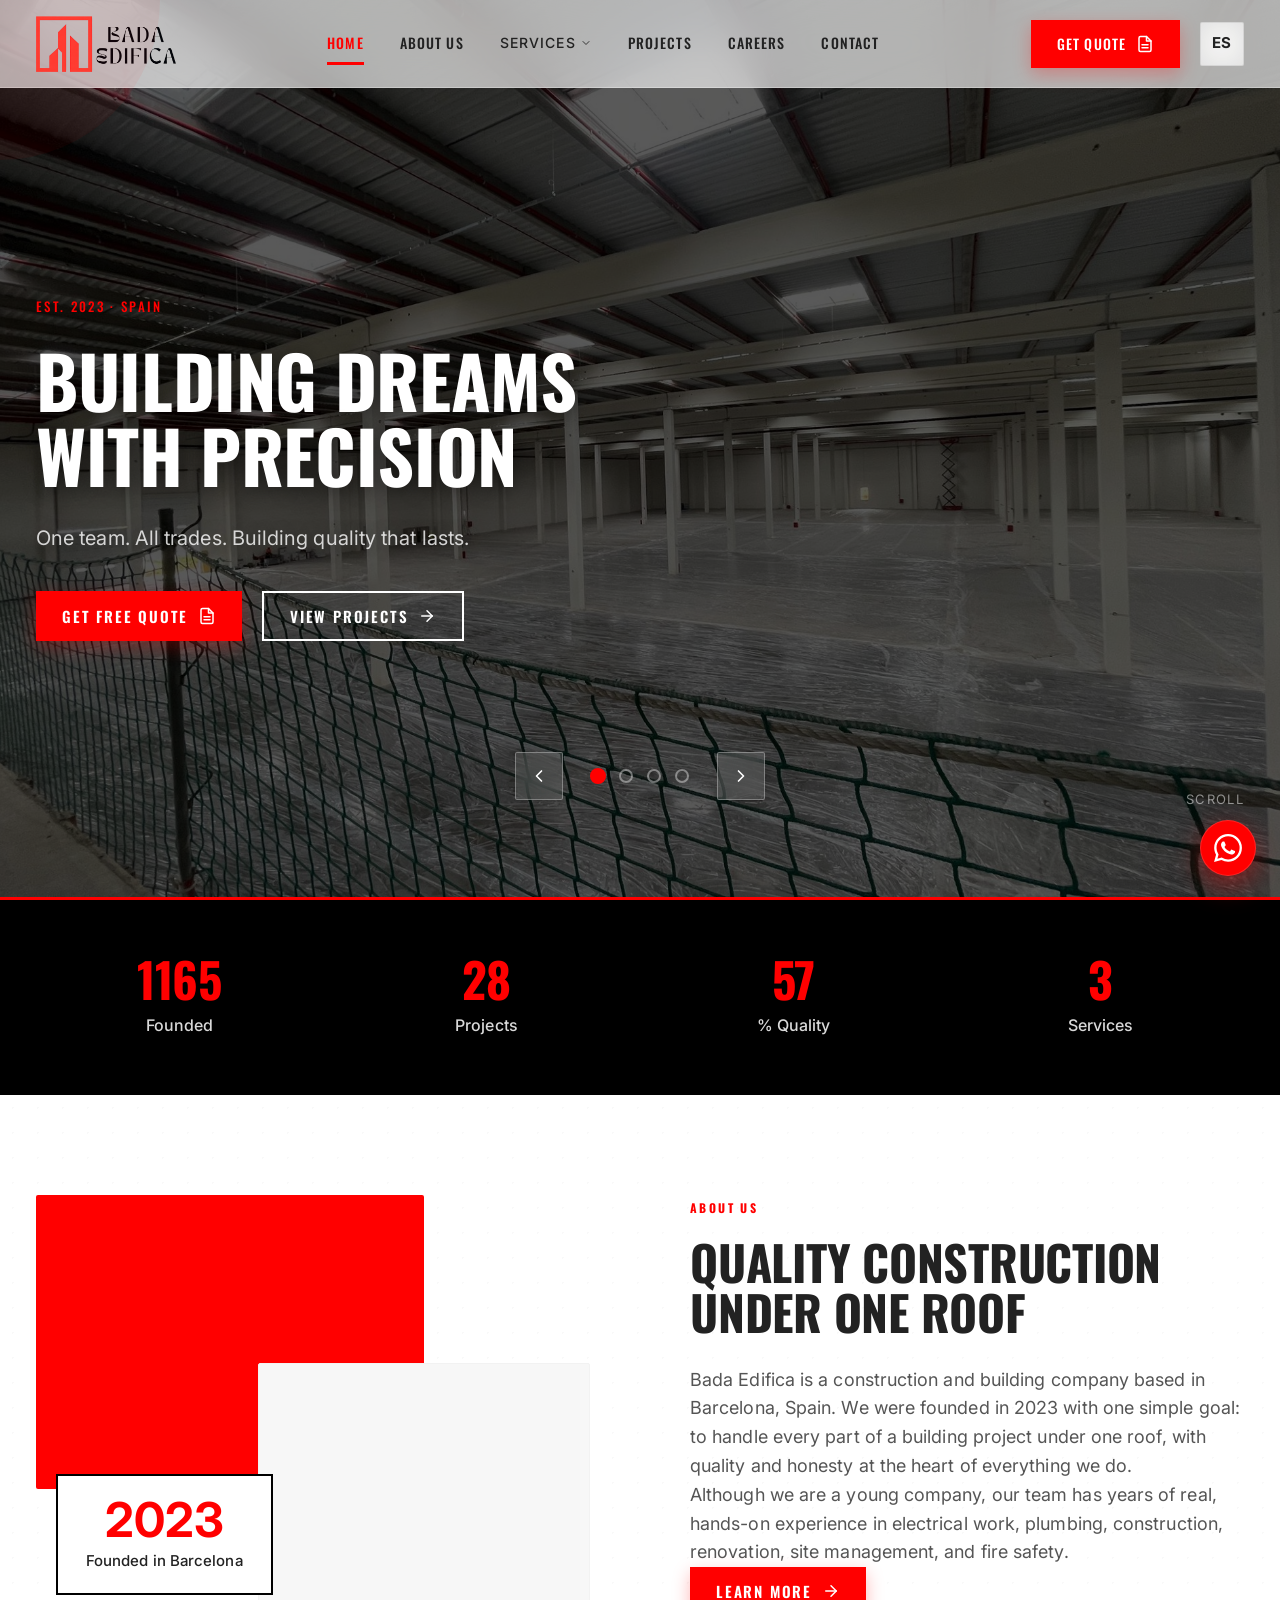
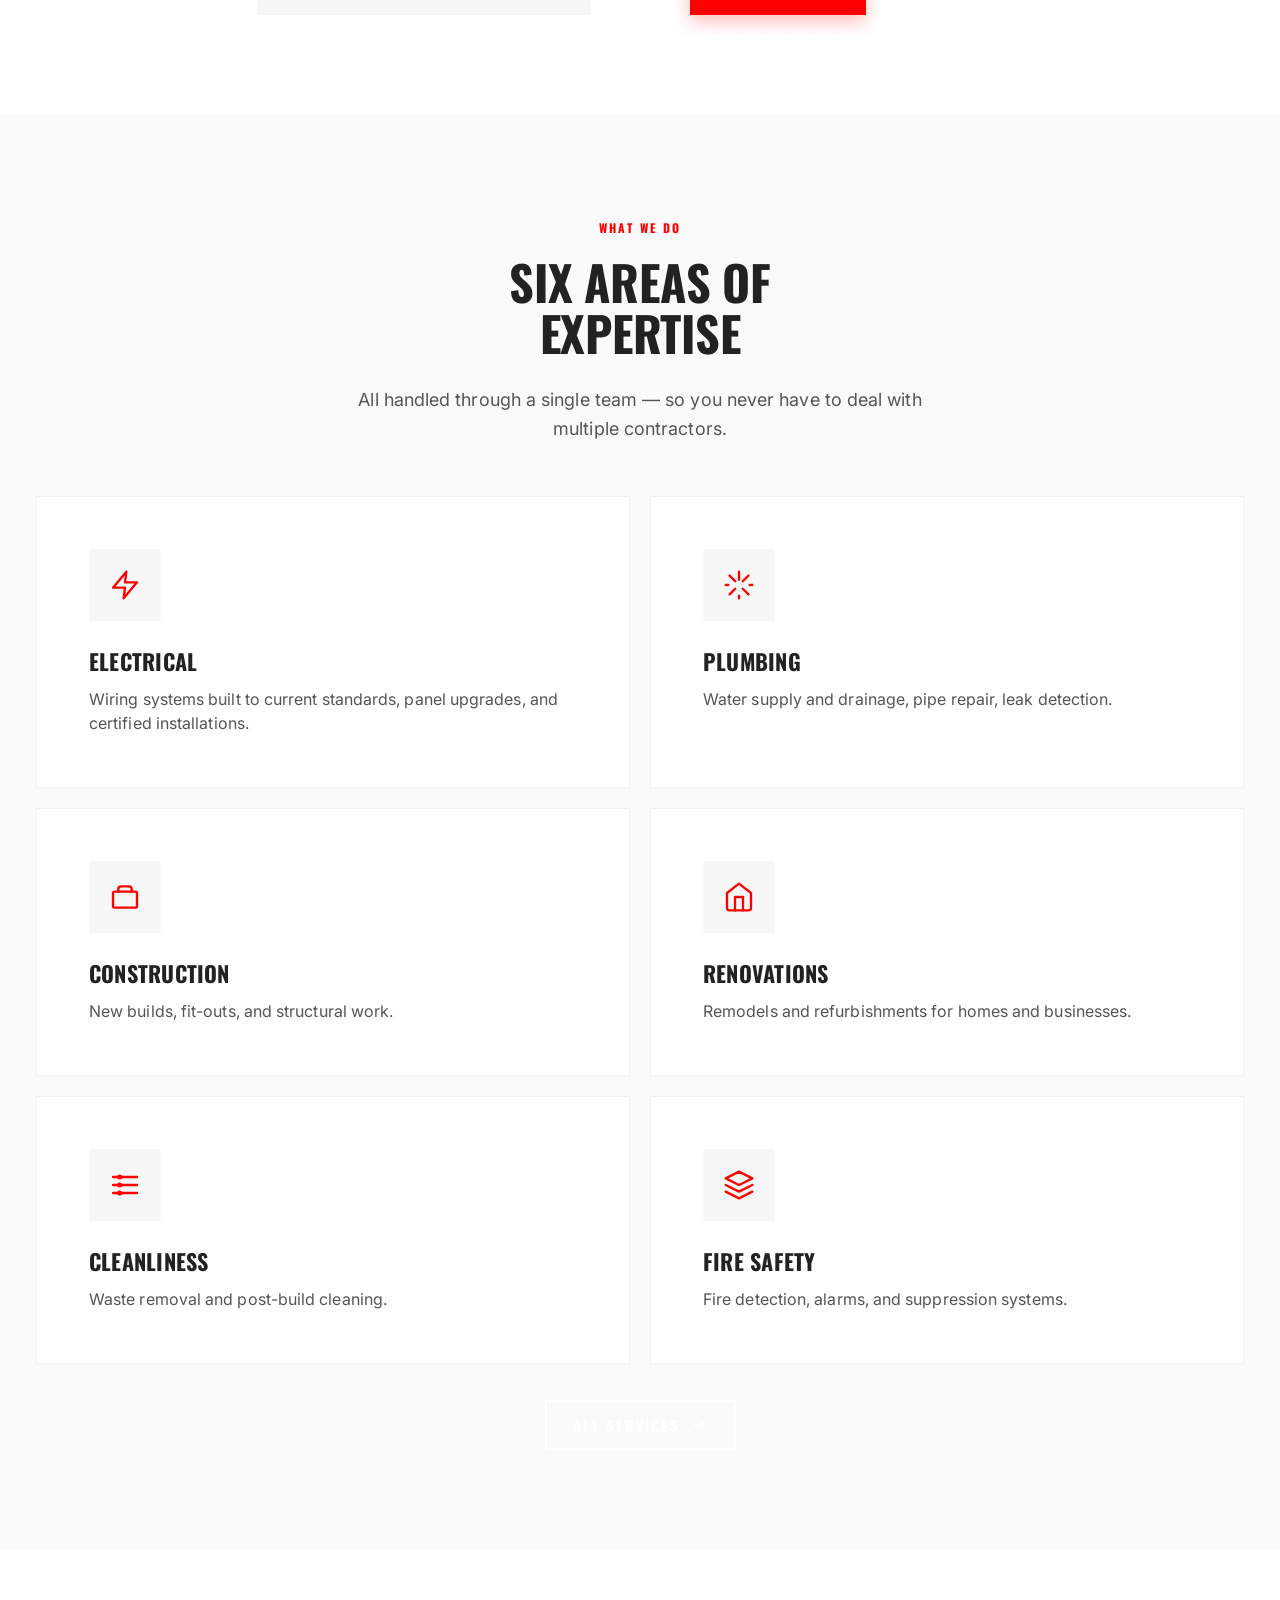
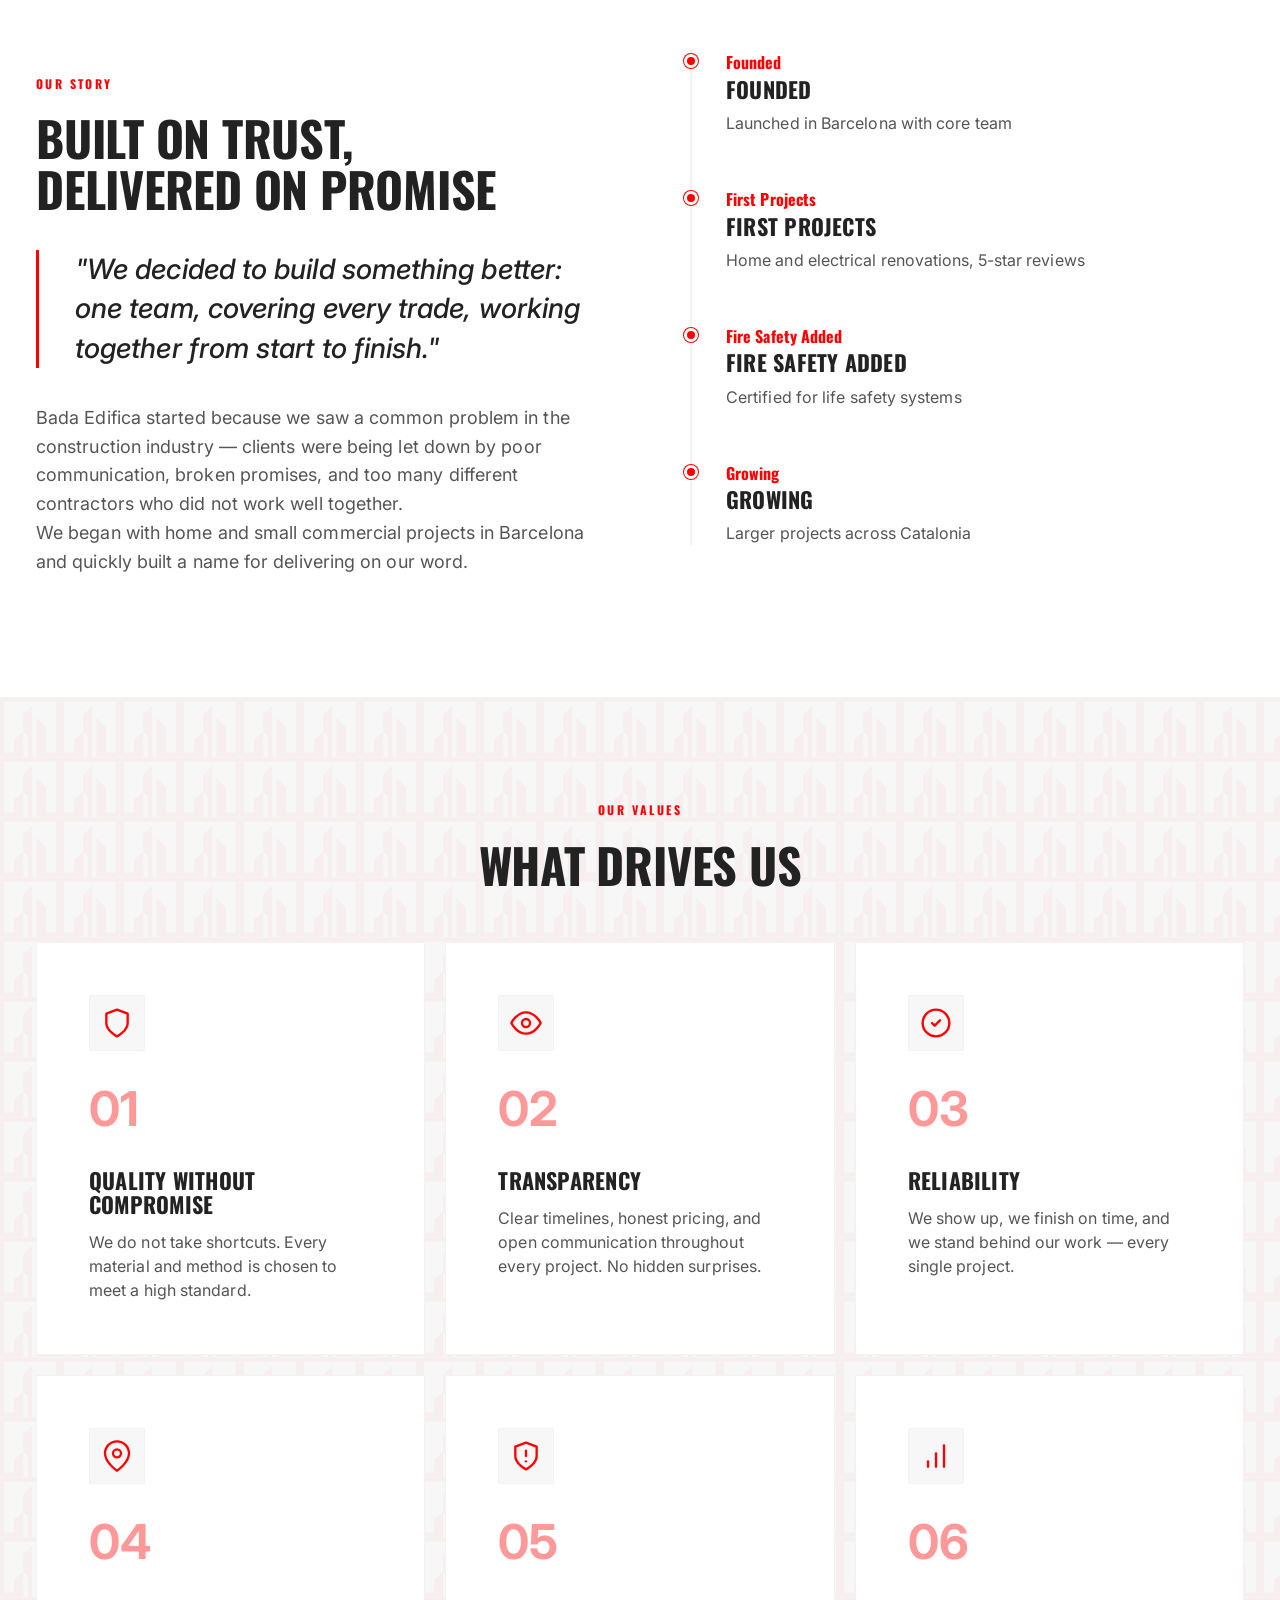
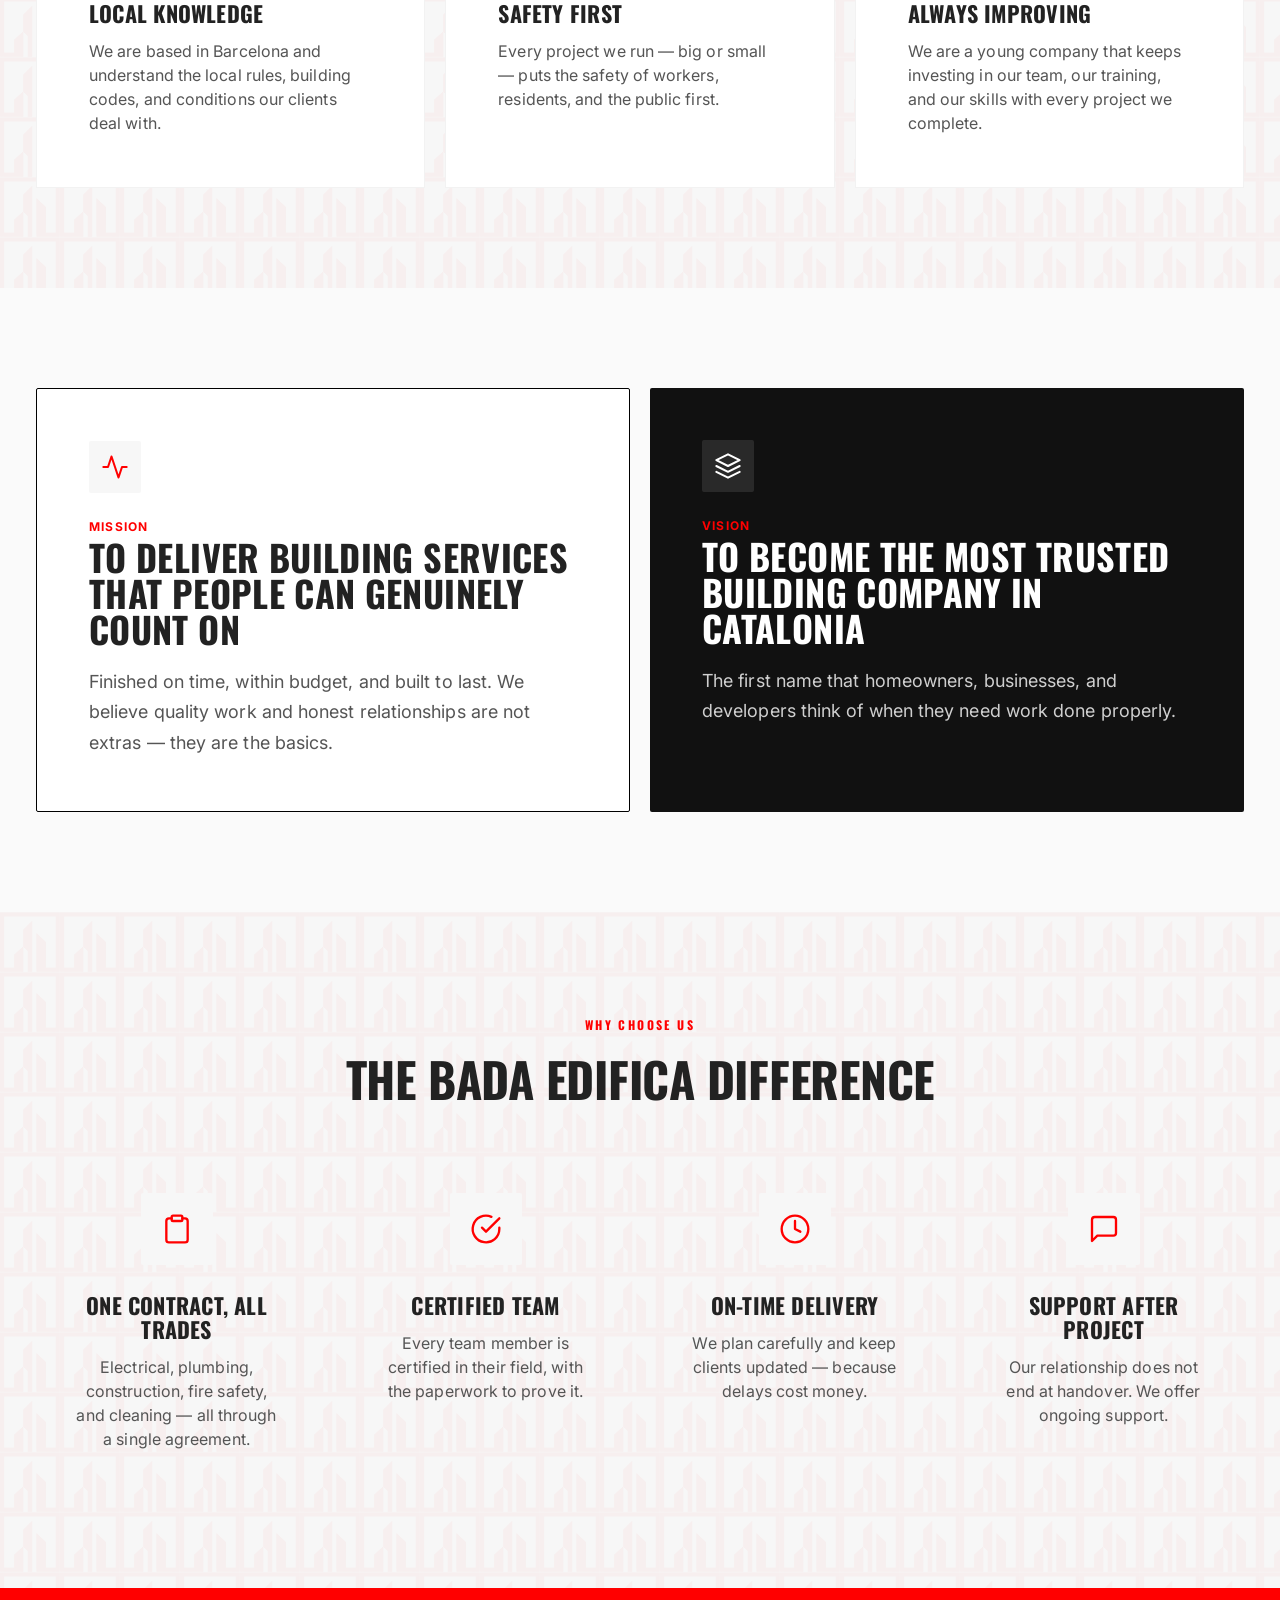
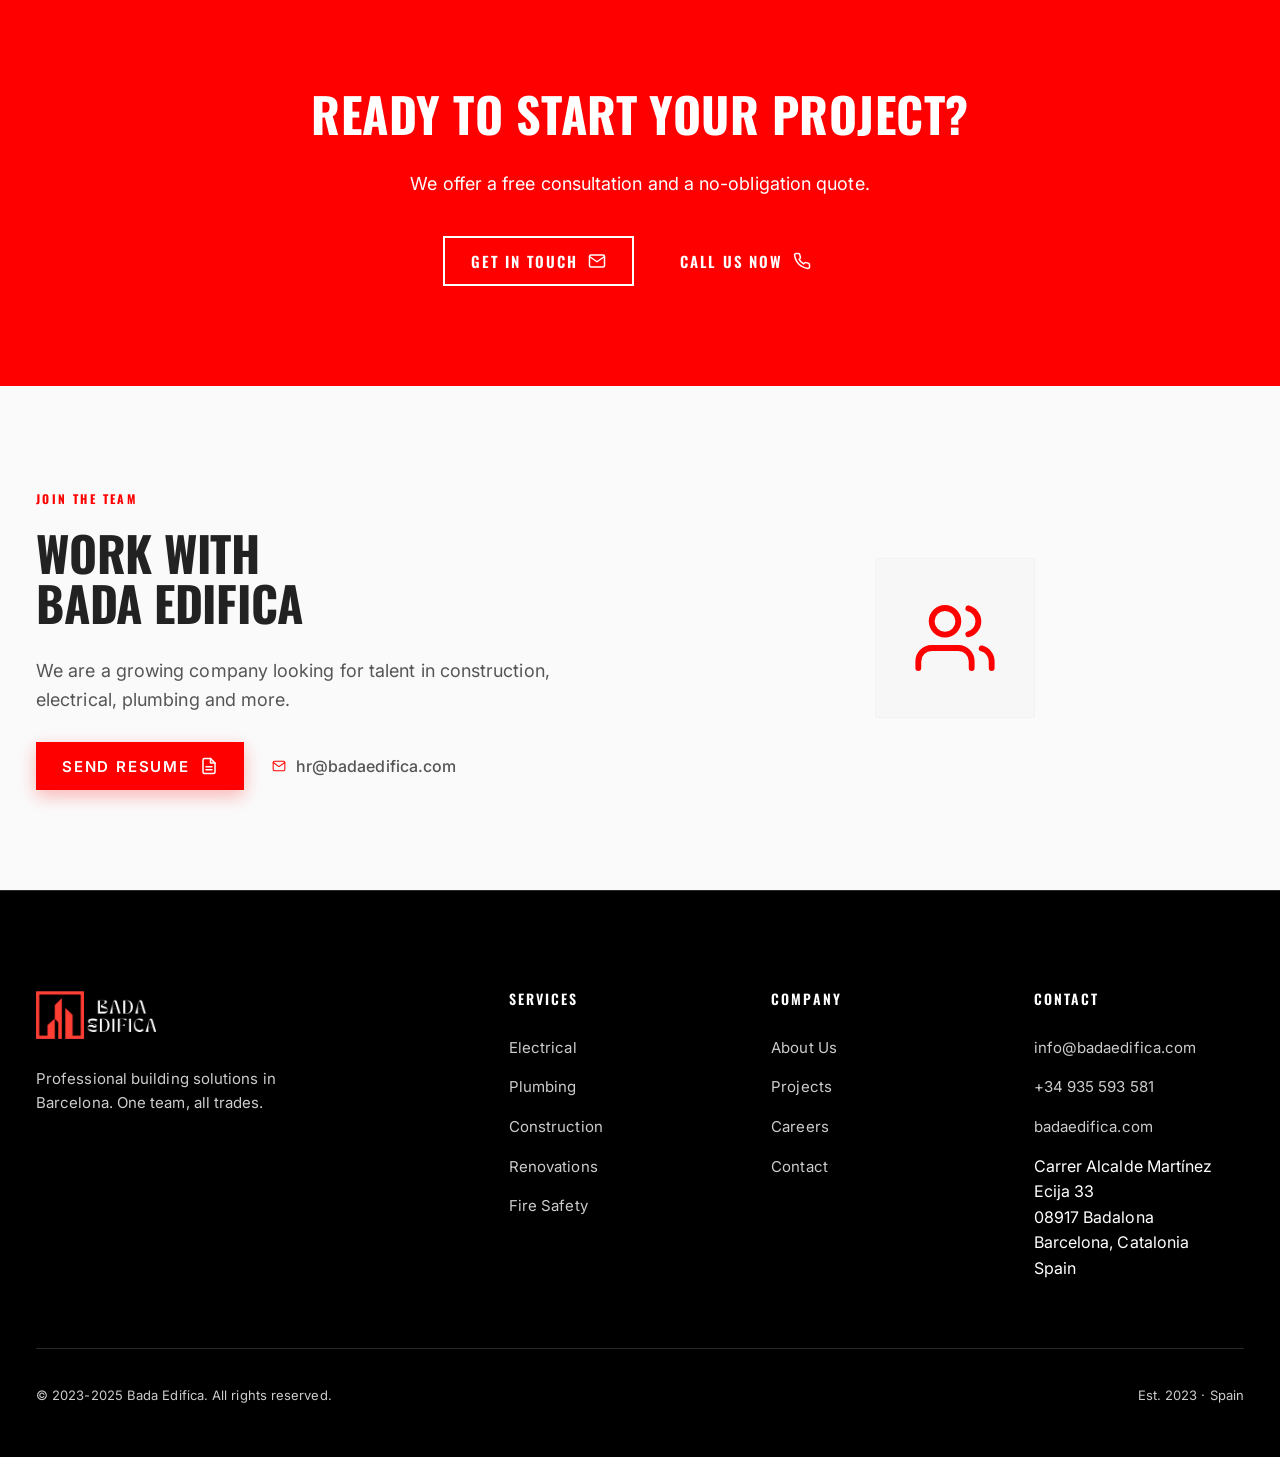
<file: index.html>
<!DOCTYPE html>
<html lang="es">
<head>
    <meta charset="UTF-8">
    <meta name="viewport" content="width=device-width, initial-scale=1.0">
    <title>Bada Edifica | Soluciones Profesionales de Construcción en Barcelona</title>
    <meta name="description" content="Bada Edifica - Empresa de construcción y edificación en Barcelona. Fundada en 2023. Electricidad, fontanería, construcción, reformas, seguridad contra incendios. Un equipo, todos los oficios.">
    <link rel="stylesheet" href="css/styles.css">
    <link rel="preconnect" href="https://fonts.googleapis.com">
    <link rel="preconnect" href="https://fonts.gstatic.com" crossorigin>
    <link href="https://fonts.googleapis.com/css2?family=Oswald:wght@400;500;600;700&family=Inter:wght@400;500;600;700&display=swap" rel="stylesheet">
    <link rel="icon" type="image/png" href="public/logo/favicon.png">
    <link rel="apple-touch-icon" href="public/logo/favicon.png">
    <script src="js/translations.js"></script>
</head>
<body>
    <div id="progressBarTop" class="progress-bar-top"></div>
    <div id="cursorGlow" class="cursor-glow"></div>
    <!-- Navigation -->
    <nav class="nav" id="nav">
        <div class="nav-container">
            <a href="/" class="nav-logo">
                <img src="public/logo/logo-dark.png" alt="BADA EDIFICA" class="logo-img" loading="eager">
            </a>
            
            <ul class="nav-links" id="navLinks">
                <li><a href="/" class="active" data-i18n="nav.home">Inicio</a></li>
                <li><a href="about" data-i18n="nav.about">Sobre Nosotros</a></li>
                <li class="has-mega">
                    <a href="services" class="mega-link">
                        <span data-i18n="nav.services">Servicios</span>
                        <svg width="12" height="12" viewBox="0 0 24 24" fill="none" stroke="currentColor" stroke-width="2">
                            <polyline points="6 9 12 15 18 9"/>
                        </svg>
                    </a>
                    <div class="mega-menu">
                        <div class="mega-inner">
                            <div class="mega-section">
                                <h4 data-i18n="mega.plumbing">Fontanería</h4>
                                <a href="services#plumbing">
                                    <span class="mega-title" data-i18n="mega.plumbing">Fontanería Instalaciones</span>
                                    <span class="mega-desc" data-i18n="mega.plumbingDesc">Suministro y saneamiento</span>
                                </a>
                                <a href="services#plumbing">
                                    <span class="mega-title" data-i18n="mega.plumbingRepair">Reparación de Tuberías</span>
                                    <span class="mega-desc" data-i18n="mega.plumbingRepairDesc">Detección y reparación rápida</span>
                                </a>
                            </div>
                            <div class="mega-section">
                                <h4 data-i18n="mega.electrical">Electricidad</h4>
                                <a href="services#electrical">
                                    <span class="mega-title" data-i18n="mega.electrical">Instalaciones Eléctricas</span>
                                    <span class="mega-desc" data-i18n="mega.electricalDesc">Sistemas según normativa</span>
                                </a>
                                <a href="services#electrical">
                                    <span class="mega-title" data-i18n="mega.electricalUpgrade">Cuadros Eléctricos</span>
                                    <span class="mega-desc" data-i18n="mega.electricalUpgradeDesc">Actualización de cuadros</span>
                                </a>
                            </div>
                            <div class="mega-section">
                                <h4 data-i18n="mega.construction">Construcción</h4>
                                <a href="services#construction">
                                    <span class="mega-title" data-i18n="mega.construction">Nueva Construcción</span>
                                    <span class="mega-desc" data-i18n="mega.constructionDesc">Obras nuevas, acondicionamientos</span>
                                </a>
                                <a href="services#renovation">
                                    <span class="mega-title" data-i18n="mega.renovation">Reformas</span>
                                    <span class="mega-desc" data-i18n="mega.renovationDesc">Remodelaciones y reformas</span>
                                </a>
                            </div>
                            <div class="mega-section">
                                <h4 data-i18n="mega.fire">Seguridad Contra Incendios</h4>
                                <a href="services#fire">
                                    <span class="mega-title" data-i18n="mega.fireDetection">Detección de Incendios</span>
                                    <span class="mega-desc" data-i18n="mega.fireDetectionDesc">Detectores de humo y calor</span>
                                </a>
                                <a href="services#fire">
                                    <span class="mega-title" data-i18n="mega.fireSuppression">Sistemas de Extinción</span>
                                    <span class="mega-desc" data-i18n="mega.fireSuppressionDesc">Rociadores y extinción</span>
                                </a>
                            </div>
                            <div class="mega-cta">
                                <h4 data-i18n="mega.needHelp">¿Necesita Ayuda?</h4>
                                <p data-i18n="mega.needHelpDesc">Contáctenos para una consulta gratuita</p>
                                <a href="contact" class="btn btn-primary" data-i18n="mega.getQuote"><svg width="16" height="16" viewBox="0 0 24 24" fill="none" stroke="currentColor" stroke-width="2.5" stroke-linecap="round" stroke-linejoin="round"><path d="M14 2H6a2 2 0 0 0-2 2v16a2 2 0 0 0 2 2h12a2 2 0 0 0 2-2V8z"/><polyline points="14 2 14 8 20 8"/><line x1="16" y1="13" x2="8" y2="13"/><line x1="16" y1="17" x2="8" y2="17"/></svg> Cotizar</a>
                            </div>
                        </div>
                    </div>
                </li>
                <li><a href="projects" data-i18n="nav.projects">Proyectos</a></li>
                <li><a href="career" data-i18n="nav.career">Carreras</a></li>
                <li><a href="contact" data-i18n="nav.contact">Contacto</a></li>
            </ul>
            
            <div class="nav-actions">
                <a href="contact" class="btn btn-primary nav-cta" data-i18n="nav.getQuote"><svg width="16" height="16" viewBox="0 0 24 24" fill="none" stroke="currentColor" stroke-width="2.5" stroke-linecap="round" stroke-linejoin="round"><path d="M14 2H6a2 2 0 0 0-2 2v16a2 2 0 0 0 2 2h12a2 2 0 0 0 2-2V8z"/><polyline points="14 2 14 8 20 8"/><line x1="16" y1="13" x2="8" y2="13"/><line x1="16" y1="17" x2="8" y2="17"/></svg> Cotizar</a>
                <button class="lang-toggle" id="langToggle" aria-label="Cambiar idioma">EN</button>
                <button class="menu-toggle" id="menuToggle" aria-label="Alternar menú">
                    <svg width="24" height="24" viewBox="0 0 24 24" fill="none" stroke="currentColor" stroke-width="2">
                        <line x1="3" y1="6" x2="21" y2="6"/>
                        <line x1="3" y1="12" x2="21" y2="12"/>
                        <line x1="3" y1="18" x2="21" y2="18"/>
                    </svg>
                </button>
            </div>
        </div>
        <div class="nav-backdrop" id="navBackdrop"></div>
    </nav>

    <!-- Hero Slider -->
    <section class="hero-slider" id="heroSlider">
        <div class="slides-wrapper">
            <div class="slide active" data-slide="0">
                <div class="slide-bg" style="background-image: url('public/images/slide1.jpg')"></div>
                <div class="slide-overlay"></div>
                <div class="slide-content">
                    <span class="slide-label" data-i18n="hero.slide1.label">Fundada en 2023 · España</span>
                    <h1 class="slide-title" data-i18n="hero.slide1.title">Construyendo Sueños<br>Con Precisión</h1>
                    <p class="slide-desc" data-i18n="hero.slide1.desc">Un equipo. Todos los oficios. Calidad que perdura.</p>
                    <div class="slide-buttons">
                        <a href="contact" class="btn btn-primary" data-i18n="hero.slide1.cta"><svg width="16" height="16" viewBox="0 0 24 24" fill="none" stroke="currentColor" stroke-width="2.5" stroke-linecap="round" stroke-linejoin="round"><path d="M14 2H6a2 2 0 0 0-2 2v16a2 2 0 0 0 2 2h12a2 2 0 0 0 2-2V8z"/><polyline points="14 2 14 8 20 8"/><line x1="16" y1="13" x2="8" y2="13"/><line x1="16" y1="17" x2="8" y2="17"/></svg> Cotizar Gratis</a>
                        <a href="projects" class="btn btn-outline-light" data-i18n="hero.slide1.cta2"><svg width="16" height="16" viewBox="0 0 24 24" fill="none" stroke="currentColor" stroke-width="2.5" stroke-linecap="round" stroke-linejoin="round"><line x1="5" y1="12" x2="19" y2="12"/><polyline points="12 5 19 12 12 19"/></svg> Ver Proyectos</a>
                    </div>
                </div>
            </div>
            
            <div class="slide" data-slide="1">
                <div class="slide-bg" style="background-image: url('public/images/slide2.jpg')"></div>
                <div class="slide-overlay"></div>
                <div class="slide-content">
                    <span class="slide-label" data-i18n="hero.slide2.label">Servicios Profesionales</span>
                    <h1 class="slide-title" data-i18n="hero.slide2.title">Soluciones<br>Completas</h1>
                    <p class="slide-desc" data-i18n="hero.slide2.desc">Electricidad, fontanería, construcción, reformas, seguridad — todo en un equipo.</p>
                    <div class="slide-buttons">
                        <a href="services" class="btn btn-primary" data-i18n="hero.slide2.cta"><svg width="16" height="16" viewBox="0 0 24 24" fill="none" stroke="currentColor" stroke-width="2.5" stroke-linecap="round" stroke-linejoin="round"><rect x="3" y="3" width="7" height="7"/><rect x="14" y="3" width="7" height="7"/><rect x="14" y="14" width="7" height="7"/><rect x="3" y="14" width="7" height="7"/></svg> Nuestros Servicios</a>
                        <a href="contact" class="btn btn-outline-light" data-i18n="hero.slide2.cta2"><svg width="16" height="16" viewBox="0 0 24 24" fill="none" stroke="currentColor" stroke-width="2.5" stroke-linecap="round" stroke-linejoin="round"><path d="M4 4h16c1.1 0 2 .9 2 2v12c0 1.1-.9 2-2 2H4c-1.1 0-2-.9-2-2V6c0-1.1.9-2 2-2z"/><polyline points="22 6 12 13 2 6"/></svg> Contáctenos</a>
                    </div>
                </div>
            </div>
            
            <div class="slide" data-slide="2">
                <div class="slide-bg" style="background-image: url('public/images/slide3.jpg')"></div>
                <div class="slide-overlay"></div>
                <div class="slide-content">
                    <span class="slide-label" data-i18n="hero.slide3.label">Expertos de Confianza</span>
                    <h1 class="slide-title" data-i18n="hero.slide3.title">Trabajo de<br>Calidad</h1>
                    <p class="slide-desc" data-i18n="hero.slide3.desc">Más de 50 proyectos completados con 100% compromiso.</p>
                    <div class="slide-buttons">
                        <a href="projects" class="btn btn-primary" data-i18n="hero.slide3.cta"><svg width="16" height="16" viewBox="0 0 24 24" fill="none" stroke="currentColor" stroke-width="2.5" stroke-linecap="round" stroke-linejoin="round"><line x1="5" y1="12" x2="19" y2="12"/><polyline points="12 5 19 12 12 19"/></svg> Ver Proyectos</a>
                        <a href="about" class="btn btn-outline-light" data-i18n="hero.slide3.cta2"><svg width="16" height="16" viewBox="0 0 24 24" fill="none" stroke="currentColor" stroke-width="2.5" stroke-linecap="round" stroke-linejoin="round"><path d="M17 21v-2a4 4 0 0 0-4-4H5a4 4 0 0 0-4 4v2"/><circle cx="9" cy="7" r="4"/><path d="M23 21v-2a4 4 0 0 0-3-3.87"/><path d="M16 3.13a4 4 0 0 1 0 7.75"/></svg> Sobre Nosotros</a>
                    </div>
                </div>
            </div>
            
            <div class="slide" data-slide="3">
                <div class="slide-bg" style="background-image: url('public/images/slide4.jpg')"></div>
                <div class="slide-overlay"></div>
                <div class="slide-content">
                    <span class="slide-label" data-i18n="hero.slide4.label">Expertos en Seguridad</span>
                    <h1 class="slide-title" data-i18n="hero.slide4.title">Seguridad<br>Primero</h1>
                    <p class="slide-desc" data-i18n="hero.slide4.desc">Sistemas certificados de detección y extinción.</p>
                    <div class="slide-buttons">
                        <a href="services#fire" class="btn btn-primary" data-i18n="hero.slide4.cta"><svg width="16" height="16" viewBox="0 0 24 24" fill="none" stroke="currentColor" stroke-width="2.5" stroke-linecap="round" stroke-linejoin="round"><path d="M12 22s8-4 8-10V5l-8-3-8 3v7c0 6 8 10 8 10z"/></svg> Seguridad</a>
                        <a href="contact" class="btn btn-outline-light" data-i18n="hero.slide4.cta2"><svg width="16" height="16" viewBox="0 0 24 24" fill="none" stroke="currentColor" stroke-width="2.5" stroke-linecap="round" stroke-linejoin="round"><path d="M14 2H6a2 2 0 0 0-2 2v16a2 2 0 0 0 2 2h12a2 2 0 0 0 2-2V8z"/><polyline points="14 2 14 8 20 8"/><line x1="16" y1="13" x2="8" y2="13"/><line x1="16" y1="17" x2="8" y2="17"/></svg> Cotizar</a>
                    </div>
                </div>
            </div>
        </div>
        
        <!-- Slider Controls -->
        <div class="slider-controls">
            <button class="slider-arrow prev" aria-label="Diapositiva anterior">
                <svg width="24" height="24" viewBox="0 0 24 24" fill="none" stroke="currentColor" stroke-width="2">
                    <polyline points="15 18 9 12 15 6"/>
                </svg>
            </button>
            <div class="slider-dots">
                <button class="dot active" data-slide="0"><span></span></button>
                <button class="dot" data-slide="1"><span></span></button>
                <button class="dot" data-slide="2"><span></span></button>
                <button class="dot" data-slide="3"><span></span></button>
            </div>
            <button class="slider-arrow next" aria-label="Siguiente diapositiva">
                <svg width="24" height="24" viewBox="0 0 24 24" fill="none" stroke="currentColor" stroke-width="2">
                    <polyline points="9 18 15 12 9 6"/>
                </svg>
            </button>
        </div>
        
        <!-- Slider Progress -->
        <div class="slider-progress">
            <div class="progress-bar"></div>
        </div>
        
        <!-- Scroll Indicator -->
        <div class="hero-scroll">
            <div class="scroll-indicator">
                <span class="scroll-text" data-i18n="hero.scroll">Desliza</span>
                <div class="scroll-line"></div>
            </div>
        </div>
    </section>

    <!-- Stats Bar -->
    <section class="stats-bar pattern-diagonal section-reveal">
        <div class="container">
            <div class="stats-grid">
                <div class="stat-item fade-up">
                    <span class="stat-number" data-count="2023">0</span>
                    <span class="stat-label" data-i18n="stats.founded">Fundada</span>
                </div>
                <div class="stat-item fade-up stagger-1">
                    <span class="stat-number" data-count="50">0</span>
                    <span class="stat-label" data-i18n="stats.projects">Proyectos</span>
                </div>
                <div class="stat-item fade-up stagger-2">
                    <span class="stat-number" data-count="100">0</span>
                    <span class="stat-label" data-i18n="stats.quality">% Calidad</span>
                </div>
                <div class="stat-item fade-up stagger-3">
                    <span class="stat-number" data-count="6">0</span>
                    <span class="stat-label" data-i18n="stats.services">Servicios</span>
                </div>
            </div>
        </div>
    </section>

    <!-- About Section -->
    <section class="section section-pattern-light pattern-favicon section-reveal" id="about">
        <div class="container">
            <div class="about-grid">
                <div class="about-visual fade-up">
                    <div class="about-image-stack">
                        <div class="about-img about-img-1"></div>
                        <div class="about-img about-img-2"></div>
                        <div class="about-badge">
                            <span class="badge-year">2023</span>
                            <span class="badge-text" data-i18n="about.badge">Fundada en Barcelona</span>
                        </div>
                    </div>
                </div>
                <div class="about-text fade-up stagger-1">
                    <span class="section-label stagger-1" data-i18n="about.label">Sobre Nosotros</span>
                    <h2 class="section-title stagger-2" data-i18n="about.title">Construcción de<br>Calidad Bajo<br>Un Solo Techo</h2>
                    <p class="section-desc stagger-3" data-i18n="about.desc1">Bada Edifica es una empresa de construcción y edificación con sede en Barcelona, España. Fuimos fundados en 2023 con un objetivo simple: gestionar cada parte de un proyecto de construcción bajo un mismo techo, con calidad y honestidad en el corazón de todo lo que hacemos.</p>
                    <p class="section-desc stagger-3" data-i18n="about.desc2">Aunque somos una empresa joven, nuestro equipo cuenta con años de experiencia práctica en trabajos eléctricos, fontanería, construcción, reformas, gestión de obras y seguridad contra incendios.</p>
                    <a href="about" class="btn btn-primary stagger-4" data-i18n="about.cta"><svg width="16" height="16" viewBox="0 0 24 24" fill="none" stroke="currentColor" stroke-width="2.5" stroke-linecap="round" stroke-linejoin="round"><line x1="5" y1="12" x2="19" y2="12"/><polyline points="12 5 19 12 12 19"/></svg> Saber Más</a>
                </div>
            </div>
        </div>
    </section>

    <!-- Services Preview -->
    <section class="section section-reveal" id="services" style="background:#fafafa">
        <div class="container">
            <div class="section-header fade-up">
                <span class="section-label stagger-1" data-i18n="services.label">Qué Hacemos</span>
                <h2 class="section-title stagger-2" data-i18n="services.title">Seis Áreas de<br>Experiencia</h2>
                <p class="section-desc stagger-3" data-i18n="services.desc">Todo gestionado por un solo equipo — para que nunca tenga que tratar con múltiples contratistas.</p>
            </div>
            
            <div class="services-grid">
                <div class="service-card fade-up">
                    <div class="service-icon">
                        <svg width="32" height="32" viewBox="0 0 24 24" fill="none" stroke="currentColor" stroke-width="1.5">
                            <path d="M13 2L3 14h9l-1 8 10-12h-9l1-8z"/>
                        </svg>
                    </div>
                    <h3 class="service-title" data-i18n="services.electrical">Electricidad</h3>
                    <p class="service-desc" data-i18n="services.electricalDesc">Sistemas de cableado según normativa vigente, cuadros eléctricos y instalaciones certificadas.</p>
                </div>
                
                <div class="service-card fade-up stagger-1">
                    <div class="service-icon">
                        <svg width="32" height="32" viewBox="0 0 24 24" fill="none" stroke="currentColor" stroke-width="1.5">
                            <path d="M12 2v6m0 12v2M2 12h2m16 0h2M4.93 4.93l4.24 4.24m5.66 5.66l4.24 4.24M4.93 19.07l4.24-4.24m5.66-5.66l4.24-4.24"/>
                        </svg>
                    </div>
                    <h3 class="service-title" data-i18n="services.plumbing">Fontanería</h3>
                    <p class="service-desc" data-i18n="services.plumbingDesc">Suministro de agua y saneamiento, reparación de tuberías, detección de fugas.</p>
                </div>
                
                <div class="service-card fade-up stagger-2">
                    <div class="service-icon">
                        <svg width="32" height="32" viewBox="0 0 24 24" fill="none" stroke="currentColor" stroke-width="1.5">
                            <rect x="3" y="8" width="18" height="12" rx="1"/>
                            <path d="M7 8V6a2 2 0 012-2h6a2 2 0 012 2v2"/>
                        </svg>
                    </div>
                    <h3 class="service-title" data-i18n="services.construction">Construcción</h3>
                    <p class="service-desc" data-i18n="services.constructionDesc">Nuevas construcciones, acondicionamientos, y trabajos estructurales.</p>
                </div>
                
                <div class="service-card fade-up stagger-3">
                    <div class="service-icon">
                        <svg width="32" height="32" viewBox="0 0 24 24" fill="none" stroke="currentColor" stroke-width="1.5">
                            <path d="M3 9l9-7 9 7v11a2 2 0 01-2 2H5a2 2 0 01-2-2V9z"/>
                            <polyline points="9 22 9 12 15 12 15 22"/>
                        </svg>
                    </div>
                    <h3 class="service-title" data-i18n="services.renovation">Reformas</h3>
                    <p class="service-desc" data-i18n="services.renovationDesc">Remodelaciones y reformas para hogares y empresas.</p>
                </div>
                
                <div class="service-card fade-up stagger-4">
                    <div class="service-icon">
                        <svg width="32" height="32" viewBox="0 0 24 24" fill="none" stroke="currentColor" stroke-width="1.5">
                            <path d="M3 6h18M3 12h18M3 18h18"/>
                            <circle cx="8" cy="6" r="1" fill="currentColor"/>
                            <circle cx="8" cy="12" r="1" fill="currentColor"/>
                            <circle cx="8" cy="18" r="1" fill="currentColor"/>
                        </svg>
                    </div>
                    <h3 class="service-title" data-i18n="services.cleanliness">Limpieza</h3>
                    <p class="service-desc" data-i18n="services.cleanlinessDesc">Eliminación de residuos y limpieza post-obra.</p>
                </div>
                
                <div class="service-card fade-up stagger-5">
                    <div class="service-icon">
                        <svg width="32" height="32" viewBox="0 0 24 24" fill="none" stroke="currentColor" stroke-width="1.5">
                            <path d="M12 2L2 7l10 5 10-5-10-5zM2 17l10 5 10-5M2 12l10 5 10-5"/>
                        </svg>
                    </div>
                    <h3 class="service-title" data-i18n="services.fire">Seguridad Contra Incendios</h3>
                    <p class="service-desc" data-i18n="services.fireDesc">Detección de incendios, alarmas, y sistemas de extinción.</p>
                </div>
            </div>
            
            <div class="section-cta fade-up">
                <a href="services" class="btn btn-outline-light" data-i18n="services.cta"><svg width="16" height="16" viewBox="0 0 24 24" fill="none" stroke="currentColor" stroke-width="2.5" stroke-linecap="round" stroke-linejoin="round"><line x1="5" y1="12" x2="19" y2="12"/><polyline points="12 5 19 12 12 19"/></svg> Todos los Servicios</a>
            </div>
        </div>
    </section>

    <!-- Story Section -->
    <section class="section section-reveal" id="story">
        <div class="container">
            <div class="story-grid">
                <div class="story-text fade-up">
                    <span class="section-label stagger-1" data-i18n="story.label">Nuestra Historia</span>
                    <h2 class="section-title stagger-2" data-i18n="story.title">Construido sobre<br>la Confianza,<br>Entregado con<br>Promesa</h2>
                    <blockquote class="story-quote stagger-3" data-i18n="story.quote">"Decidimos construir algo mejor: un equipo, cubriendo todos los oficios, trabajando juntos de principio a fin."</blockquote>
                    <p class="section-desc stagger-4" data-i18n="story.desc1">Bada Edifica nació porque vimos un problema común en la industria de la construcción: los clientes eran defraudados por mala comunicación, promesas rotas y demasiados contratistas diferentes que no trabajaban bien juntos.</p>
                    <p class="section-desc stagger-5" data-i18n="story.desc2">Comenzamos con proyectos residenciales y comerciales pequeños en Barcelona y rápidamente nos hicimos un nombre por cumplir nuestra palabra.</p>
                </div>
                <div class="story-timeline fade-up stagger-1">
                    <div class="timeline">
                        <div class="timeline-item">
                            <div class="timeline-dot"></div>
                            <span class="timeline-year" data-i18n="timeline.founded">2023</span>
                            <h4 class="timeline-title" data-i18n="timeline.foundedTitle">Fundada</h4>
                            <p class="timeline-desc" data-i18n="timeline.foundedDesc">Lanzamos en Barcelona con equipo central</p>
                        </div>
                        <div class="timeline-item">
                            <div class="timeline-dot"></div>
                            <span class="timeline-year" data-i18n="timeline.firstProjects">2023</span>
                            <h4 class="timeline-title" data-i18n="timeline.firstProjectsTitle">Primeros Proyectos</h4>
                            <p class="timeline-desc" data-i18n="timeline.firstProjectsDesc">Reformas hogares y eléctricas, 5 estrellas</p>
                        </div>
                        <div class="timeline-item">
                            <div class="timeline-dot"></div>
                            <span class="timeline-year" data-i18n="timeline.fireSafety">2024</span>
                            <h4 class="timeline-title" data-i18n="timeline.fireSafetyTitle">Seguridad Contra Incendios Añadida</h4>
                            <p class="timeline-desc" data-i18n="timeline.fireSafetyDesc">Certificados para seguridad de vida</p>
                        </div>
                        <div class="timeline-item">
                            <div class="timeline-dot"></div>
                            <span class="timeline-year" data-i18n="timeline.growing">2025</span>
                            <h4 class="timeline-title" data-i18n="timeline.growingTitle">Crecemos</h4>
                            <p class="timeline-desc" data-i18n="timeline.growingDesc">Proyectos más grandes en Cataluña</p>
                        </div>
                    </div>
                </div>
            </div>
        </div>
    </section>

    <!-- Values Section -->
    <section class="section section--soft pattern-favicon section-reveal" id="values">
        <div class="container">
            <div class="section-header fade-up">
                <span class="section-label stagger-1" data-i18n="values.label">Nuestros Valores</span>
                <h2 class="section-title stagger-2" data-i18n="values.title">Qué Nos<br>Impulsa</h2>
            </div>
            
            <div class="values-grid">
                <div class="value-card fade-up">
                    <div class="value-icon">
                        <svg width="32" height="32" viewBox="0 0 24 24" fill="none" stroke="currentColor" stroke-width="1.5" stroke-linecap="round" stroke-linejoin="round"><path d="M12 22s8-4 8-10V5l-8-3-8 3v7c0 6 8 10 8 10z"/></svg>
                    </div>
                    <span class="value-number">01</span>
                    <h3 class="value-title" data-i18n="values.v1title">Calidad sin<br>Compromisos</h3>
                    <p class="value-desc" data-i18n="values.v1desc">No tomamos atajos. Cada material y método se elige para cumplir con un alto estándar.</p>
                </div>
                <div class="value-card fade-up stagger-1">
                    <div class="value-icon">
                        <svg width="32" height="32" viewBox="0 0 24 24" fill="none" stroke="currentColor" stroke-width="1.5" stroke-linecap="round" stroke-linejoin="round"><path d="M1 12s4-8 11-8 11 8 11 8-4 8-11 8-11-8-11-8z"/><circle cx="12" cy="12" r="3"/></svg>
                    </div>
                    <span class="value-number">02</span>
                    <h3 class="value-title" data-i18n="values.v2title">Transparencia</h3>
                    <p class="value-desc" data-i18n="values.v2desc">Cronogramas claros, precios honestos y comunicación abierta durante cada proyecto. Sin sorpresas ocultas.</p>
                </div>
                <div class="value-card fade-up stagger-2">
                    <div class="value-icon">
                        <svg width="32" height="32" viewBox="0 0 24 24" fill="none" stroke="currentColor" stroke-width="1.5" stroke-linecap="round" stroke-linejoin="round"><path d="M9 12l2 2 4-4"/><path d="M22 12c0 5.52-4.48 10-10 10S2 17.52 2 12 6.48 2 12 2s10 4.48 10 10z"/></svg>
                    </div>
                    <span class="value-number">03</span>
                    <h3 class="value-title" data-i18n="values.v3title">Fiabilidad</h3>
                    <p class="value-desc" data-i18n="values.v3desc">Nos presentamos, terminamos a tiempo y respaldamos nuestro trabajo — en cada proyecto.</p>
                </div>
                <div class="value-card fade-up stagger-3">
                    <div class="value-icon">
                        <svg width="32" height="32" viewBox="0 0 24 24" fill="none" stroke="currentColor" stroke-width="1.5" stroke-linecap="round" stroke-linejoin="round"><path d="M21 10c0 7-9 13-9 13s-9-6-9-13a9 9 0 0 1 18 0z"/><circle cx="12" cy="10" r="3"/></svg>
                    </div>
                    <span class="value-number">04</span>
                    <h3 class="value-title" data-i18n="values.v4title">Conocimiento<br>Local</h3>
                    <p class="value-desc" data-i18n="values.v4desc">Tenemos nuestra sede en Barcelona y entendemos las normativas locales, códigos de construcción y condiciones.</p>
                </div>
                <div class="value-card fade-up stagger-4">
                    <div class="value-icon">
                        <svg width="32" height="32" viewBox="0 0 24 24" fill="none" stroke="currentColor" stroke-width="1.5" stroke-linecap="round" stroke-linejoin="round"><path d="M12 22s8-4 8-10V5l-8-3-8 3v7c0 6 8 10 8 10z"/><path d="M12 8v4"/><path d="M12 16h.01"/></svg>
                    </div>
                    <span class="value-number">05</span>
                    <h3 class="value-title" data-i18n="values.v5title">Seguridad<br>Primero</h3>
                    <p class="value-desc" data-i18n="values.v5desc">Cada proyecto que gestionamos — grande o pequeño — prioriza la seguridad de trabajadores, residentes y público.</p>
                </div>
                <div class="value-card fade-up stagger-5">
                    <div class="value-icon">
                        <svg width="32" height="32" viewBox="0 0 24 24" fill="none" stroke="currentColor" stroke-width="1.5" stroke-linecap="round" stroke-linejoin="round"><path d="M12 20V10"/><path d="M18 20V4"/><path d="M6 20v-4"/></svg>
                    </div>
                    <span class="value-number">06</span>
                    <h3 class="value-title" data-i18n="values.v6title">Siempre<br>Mejorando</h3>
                    <p class="value-desc" data-i18n="values.v6desc">Somos una empresa joven que sigue invirtiendo en nuestro equipo, nuestra formación y nuestras habilidades.</p>
                </div>
            </div>
        </div>
    </section>

    <!-- Mission Vision -->
    <section class="section section-reveal" id="mission" style="background:#fafafa">
        <div class="container">
            <div class="mission-vision-grid">
                <div class="mv-card mv-card--light fade-up">
                    <div class="mv-icon">
                        <svg width="28" height="28" viewBox="0 0 24 24" fill="none" stroke="currentColor" stroke-width="1.5" stroke-linecap="round" stroke-linejoin="round"><path d="M22 12h-4l-3 9L9 3l-3 9H2"/></svg>
                    </div>
                    <span class="mv-label" data-i18n="mission.missionLabel">Misión</span>
                    <h3 class="mv-title" data-i18n="mission.missionTitle">Entregar servicios de construcción en los que la gente pueda confiar genuinamente</h3>
                    <p class="mv-desc" data-i18n="mission.missionDesc">Terminados a tiempo, dentro del presupuesto y construido para durar. Creemos que el trabajo de calidad y las relaciones honestas no son extras — son lo básico.</p>
                </div>
                <div class="mv-card mv-card--dark fade-up stagger-1">
                    <div class="mv-icon">
                        <svg width="28" height="28" viewBox="0 0 24 24" fill="none" stroke="currentColor" stroke-width="1.5" stroke-linecap="round" stroke-linejoin="round"><path d="M12 2L2 7l10 5 10-5-10-5z"/><path d="M2 17l10 5 10-5"/><path d="M2 12l10 5 10-5"/></svg>
                    </div>
                    <span class="mv-label" data-i18n="mission.visionLabel">Visión</span>
                    <h3 class="mv-title" data-i18n="mission.visionTitle">Convertirnos en la empresa de construcción más confiable de Cataluña</h3>
                    <p class="mv-desc" data-i18n="mission.visionDesc">El primer nombre que propietarios, empresas y promotores piensan cuando necesitan trabajos realizados correctamente.</p>
                </div>
            </div>
        </div>
    </section>

    <!-- Why Choose Us -->
    <section class="section section--soft pattern-favicon section-reveal" id="why">
        <div class="container">
            <div class="section-header fade-up">
                <span class="section-label stagger-1" data-i18n="why.label">Por Qué Elegirnos</span>
                <h2 class="section-title stagger-2" data-i18n="why.title">La Diferencia<br>de Bada Edifica</h2>
            </div>
            
            <div class="why-grid">
                <div class="why-item fade-up">
                    <div class="why-icon">
                        <svg width="40" height="40" viewBox="0 0 24 24" fill="none" stroke="currentColor" stroke-width="1.5">
                            <path d="M16 4h2a2 2 0 012 2v14a2 2 0 01-2 2H6a2 2 0 01-2-2V6a2 2 0 012-2h2"/>
                            <rect x="8" y="2" width="8" height="4" rx="1"/>
                        </svg>
                    </div>
                    <h3 class="why-title" data-i18n="why.w1title">Un Contrato, Todos los Oficios</h3>
                    <p class="why-desc" data-i18n="why.w1desc">Electricidad, fontanería, construcción, seguridad contra incendios, y limpieza — todo mediante un solo acuerdo.</p>
                </div>
                <div class="why-item fade-up stagger-1">
                    <div class="why-icon">
                        <svg width="40" height="40" viewBox="0 0 24 24" fill="none" stroke="currentColor" stroke-width="1.5">
                            <path d="M22 11.08V12a10 10 0 11-5.93-9.14"/>
                            <polyline points="22 4 12 14.01 9 11.01"/>
                        </svg>
                    </div>
                    <h3 class="why-title" data-i18n="why.w2title">Equipo Certificado</h3>
                    <p class="why-desc" data-i18n="why.w2desc">Cada miembro del equipo está certificado en su campo, con el papeleo que lo demuestra.</p>
                </div>
                <div class="why-item fade-up stagger-2">
                    <div class="why-icon">
                        <svg width="40" height="40" viewBox="0 0 24 24" fill="none" stroke="currentColor" stroke-width="1.5">
                            <circle cx="12" cy="12" r="10"/>
                            <polyline points="12 6 12 12 16 14"/>
                        </svg>
                    </div>
                    <h3 class="why-title" data-i18n="why.w3title">Entrega a Tiempo</h3>
                    <p class="why-desc" data-i18n="why.w3desc">Planificamos cuidadosamente y mantenemos a los clientes informados — porque los retrasos cuestan dinero.</p>
                </div>
                <div class="why-item fade-up stagger-3">
                    <div class="why-icon">
                        <svg width="40" height="40" viewBox="0 0 24 24" fill="none" stroke="currentColor" stroke-width="1.5">
                            <path d="M21 15a2 2 0 01-2 2H7l-4 4V5a2 2 0 012-2h14a2 2 0 012 2z"/>
                        </svg>
                    </div>
                    <h3 class="why-title" data-i18n="why.w4title">Soporte Después del Proyecto</h3>
                    <p class="why-desc" data-i18n="why.w4desc">Nuestra relación no termina al entregar. Ofrecemos mantenimiento y soporte continuo.</p>
                </div>
            </div>
        </div>
    </section>

    <!-- CTA Section -->
    <section class="cta pattern-grid section-reveal" id="cta">
        <div class="container">
            <h2 class="cta-title fade-up" data-i18n="cta.title">¿Listo para Comenzar tu Proyecto?</h2>
            <p class="cta-desc fade-up stagger-1" data-i18n="cta.desc">Ofrecemos una consulta gratuita y un presupuesto sin compromiso.</p>
            <div class="cta-buttons fade-up stagger-2">
                <a href="contact" class="btn btn-outline-light" data-i18n="cta.contact"><svg width="16" height="16" viewBox="0 0 24 24" fill="none" stroke="currentColor" stroke-width="2.5" stroke-linecap="round" stroke-linejoin="round"><path d="M4 4h16c1.1 0 2 .9 2 2v12c0 1.1-.9 2-2 2H4c-1.1 0-2-.9-2-2V6c0-1.1.9-2 2-2z"/><polyline points="22 6 12 13 2 6"/></svg> Contáctanos</a>
                <a href="tel:+34935593581" class="btn btn-primary" data-i18n="cta.call"><svg width="16" height="16" viewBox="0 0 24 24" fill="none" stroke="currentColor" stroke-width="2.5" stroke-linecap="round" stroke-linejoin="round"><path d="M22 16.92v3a2 2 0 0 1-2.18 2 19.79 19.79 0 0 1-8.63-3.07 19.5 19.5 0 0 1-6-6 19.79 19.79 0 0 1-3.07-8.67A2 2 0 0 1 4.11 2h3a2 2 0 0 1 2 1.72 12.84 12.84 0 0 0 .7 2.81 2 2 0 0 1-.45 2.11L8.09 9.91a16 16 0 0 0 6 6l1.27-1.27a2 2 0 0 1 2.11-.45 12.84 12.84 0 0 0 2.81.7A2 2 0 0 1 22 16.92z"/></svg> Llámanos Ahora</a>
            </div>
        </div>
    </section>

    <!-- Career Section -->
    <section class="section section-reveal" id="career" style="background:#fafafa">
        <div class="container">
            <div class="career-wrapper">
                <div class="career-content fade-up">
                    <span class="section-label stagger-1" data-i18n="career.label">Únete al Equipo</span>
                    <h2 class="section-title stagger-2" data-i18n="career.title">Trabaja con<br>Bada Edifica</h2>
                    <p class="section-desc stagger-3" data-i18n="career.desc">Somos una empresa en crecimiento buscando talento en construcción, electricidad, fontanería y más.</p>
                    <div class="career-actions stagger-4">
                        <a href="career" class="btn btn-primary">
                            <svg width="16" height="16" viewBox="0 0 24 24" fill="none" stroke="currentColor" stroke-width="2.5" stroke-linecap="round" stroke-linejoin="round"><path d="M14 2H6a2 2 0 0 0-2 2v16a2 2 0 0 0 2 2h12a2 2 0 0 0 2-2V8z"/><polyline points="14 2 14 8 20 8"/><line x1="16" y1="13" x2="8" y2="13"/><line x1="16" y1="17" x2="8" y2="17"/></svg>
                            <span data-i18n="career.cta">Enviar Currículum</span>
                        </a>
                        <span class="career-email">
                            <svg width="14" height="14" viewBox="0 0 24 24" fill="none" stroke="currentColor" stroke-width="2" stroke-linecap="round" stroke-linejoin="round"><path d="M4 4h16c1.1 0 2 .9 2 2v12c0 1.1-.9 2-2 2H4c-1.1 0-2-.9-2-2V6c0-1.1.9-2 2-2z"/><polyline points="22 6 12 13 2 6"/></svg>
                            <span data-i18n="career.email">hr@badaedifica.com</span>
                        </span>
                    </div>
                </div>
                <div class="career-visual fade-up stagger-2">
                    <div class="career-icon-large">
                        <svg width="64" height="64" viewBox="0 0 24 24" fill="none" stroke="currentColor" stroke-width="1.5" stroke-linecap="round" stroke-linejoin="round">
                            <path d="M17 21v-2a4 4 0 0 0-4-4H5a4 4 0 0 0-4 4v2"/>
                            <circle cx="9" cy="7" r="4"/>
                            <path d="M23 21v-2a4 4 0 0 0-3-3.87"/>
                            <path d="M16 3.13a4 4 0 0 1 0 7.75"/>
                        </svg>
                    </div>
                </div>
            </div>
        </div>
    </section>

    <!-- Footer -->
    <footer class="footer">
        <div class="container">
            <div class="footer-grid">
                <div class="footer-brand">
                    <a href="/" class="footer-logo">
                        <img src="public/logo/logo-white.png" alt="BADA EDIFICA" class="footer-logo-img" loading="lazy">
                    </a>
                    <p class="footer-desc" data-i18n="footer.desc">Soluciones profesionales de construcción en Barcelona. Un equipo, todos los oficios.</p>
                </div>
                
                <div class="footer-col">
                    <h4 class="footer-title" data-i18n="footer.services">Servicios</h4>
                    <ul class="footer-links">
                        <li><a href="services" data-i18n="footer.electrical">Electricidad</a></li>
                        <li><a href="services" data-i18n="footer.plumbing">Fontanería</a></li>
                        <li><a href="services" data-i18n="footer.construction">Construcción</a></li>
                        <li><a href="services" data-i18n="footer.renovation">Reformas</a></li>
                        <li><a href="services" data-i18n="footer.fire">Seguridad Contra Incendios</a></li>
                    </ul>
                </div>
                
                <div class="footer-col">
                    <h4 class="footer-title" data-i18n="footer.company">Empresa</h4>
                    <ul class="footer-links">
                        <li><a href="about" data-i18n="footer.about">Sobre Nosotros</a></li>
                        <li><a href="projects" data-i18n="footer.projects">Proyectos</a></li>
                        <li><a href="career" data-i18n="nav.career">Carreras</a></li>
                        <li><a href="contact" data-i18n="footer.contact">Contacto</a></li>
                    </ul>
                </div>
                
                <div class="footer-col">
                    <h4 class="footer-title" data-i18n="footer.contactTitle">Contacto</h4>
                    <ul class="footer-links">
                        <li><a href="mailto:info@badaedifica.com" data-i18n="footer.email">info@badaedifica.com</a></li>
                        <li><a href="tel:+34935593581" data-i18n="footer.phone">+34 935 593 581</a></li>
                        <li><a href="https://badaedifica.com" data-i18n="footer.website">badaedifica.com</a></li>
                        <li data-i18n="footer.location">Carrer Alcalde Martínez Ecija 33<br>08917 Badalona<br>Barcelona, Catalonia<br>Spain</li>
                    </ul>
                </div>
            </div>
            
            <div class="footer-bottom">
                <span data-i18n="footer.copyright">© 2023-2025 Bada Edifica. Todos los derechos reservados.</span>
                <span data-i18n="footer.est">Fundada en 2023 · España</span>
            </div>
        </div>
    </footer>

    <a href="https://wa.me/34677076166" target="_blank" rel="noopener" class="whatsapp-float" aria-label="WhatsApp">
        <svg viewBox="0 0 24 24" fill="white">
            <path d="M17.472 14.382c-.297-.149-1.758-.867-2.03-.967-.273-.099-.471-.148-.67.15-.197.297-.767.966-.94 1.164-.173.199-.347.223-.644.075-.297-.15-1.255-.463-2.39-1.475-.883-.788-1.48-1.761-1.653-2.059-.173-.297-.018-.458.13-.606.134-.133.298-.347.446-.52.149-.174.198-.298.298-.497.099-.198.05-.371-.025-.52-.075-.149-.669-1.612-.916-2.207-.242-.579-.487-.5-.669-.51-.173-.008-.371-.01-.57-.01-.198 0-.52.074-.792.372-.272.297-1.04 1.016-1.04 2.479 0 1.462 1.065 2.875 1.213 3.074.149.198 2.096 3.2 5.077 4.487.709.306 1.262.489 1.694.625.712.227 1.36.195 1.871.118.571-.085 1.758-.719 2.006-1.413.248-.694.248-1.289.173-1.413-.074-.124-.272-.198-.57-.347m-5.421 7.403h-.004a9.87 9.87 0 01-5.031-1.378l-.361-.214-3.741.982.998-3.648-.235-.374a9.86 9.86 0 01-1.51-5.26c.001-5.45 4.436-9.884 9.888-9.884 2.64 0 5.122 1.03 6.988 2.898a9.825 9.825 0 012.893 6.994c-.003 5.45-4.437 9.884-9.885 9.884m8.413-18.297A11.815 11.815 0 0012.05 0C5.495 0 .16 5.335.157 11.892c0 2.096.547 4.142 1.588 5.945L.057 24l6.305-1.654a11.882 11.882 0 005.683 1.448h.005c6.554 0 11.89-5.335 11.893-11.893a11.821 11.821 0 00-3.48-8.413z"/>
        </svg>
    </a>

    <script src="js/main.js"></script>
</body>
</html>
</file>
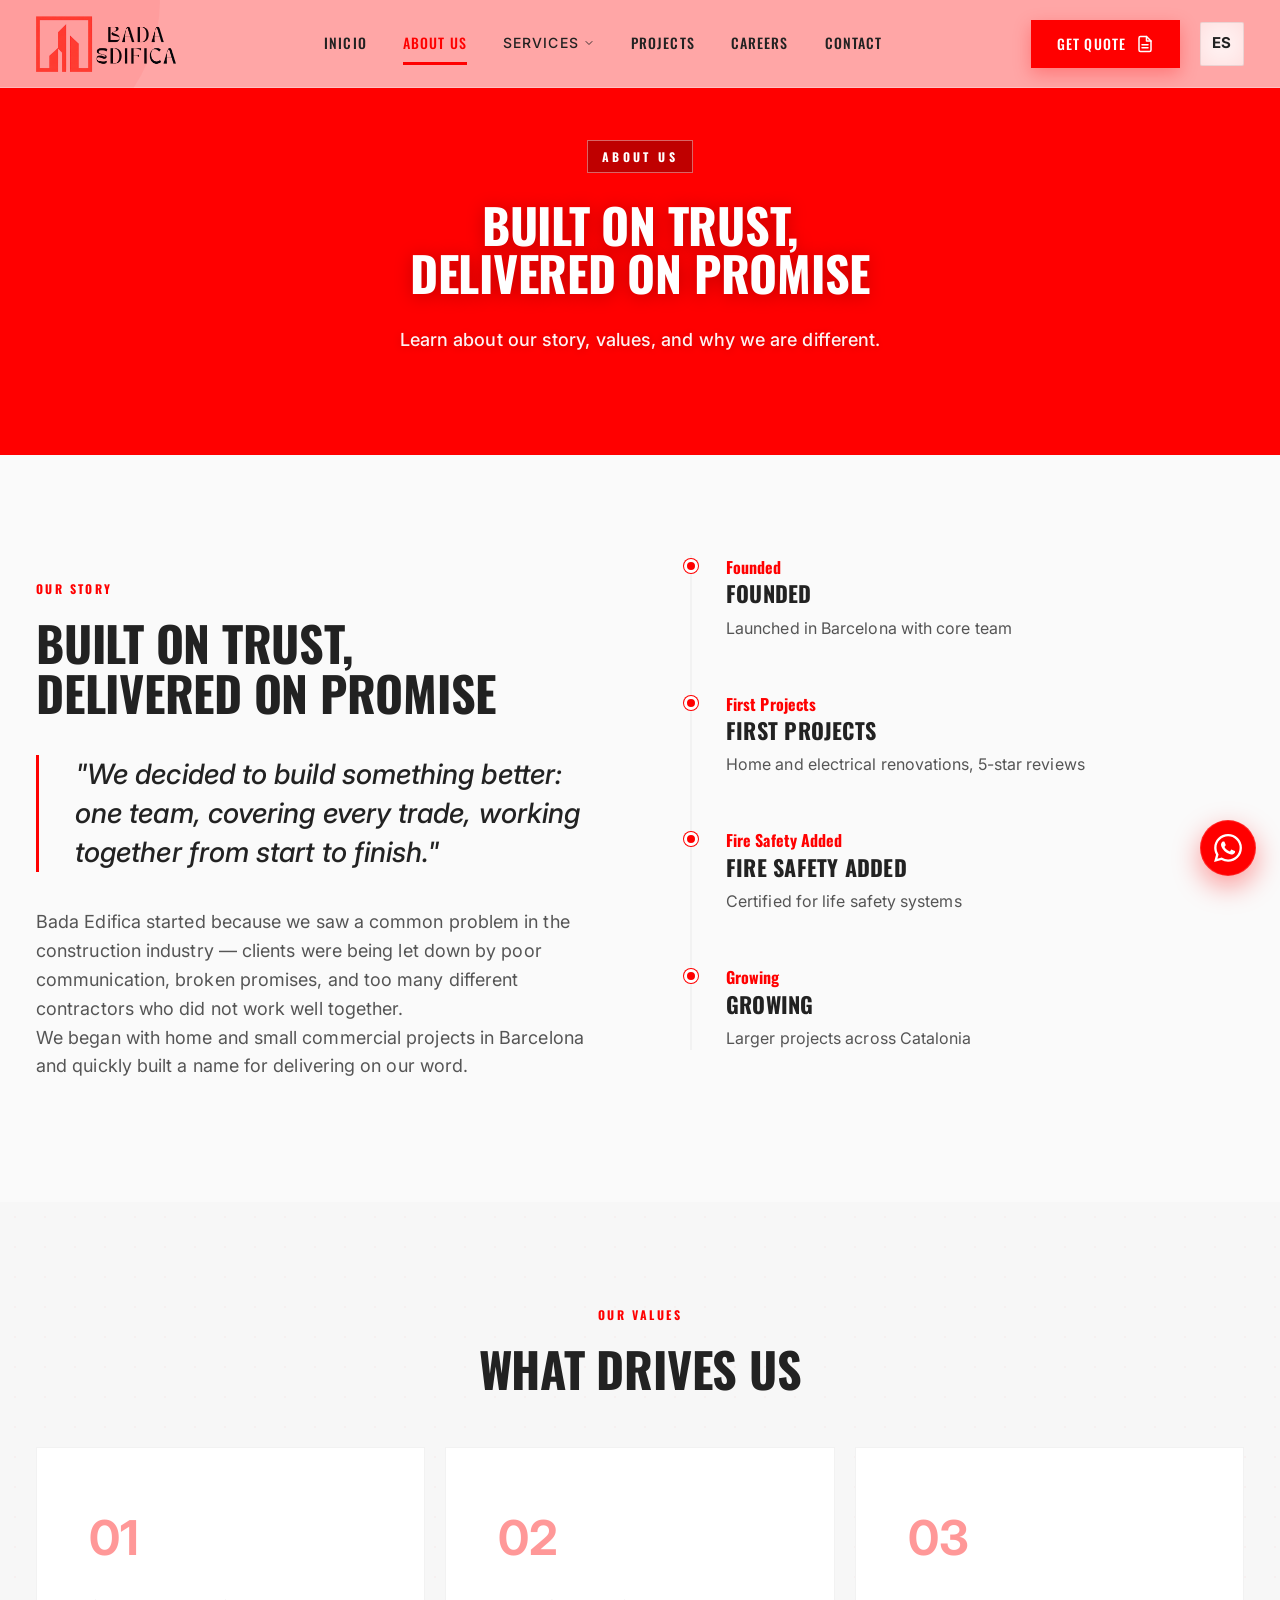
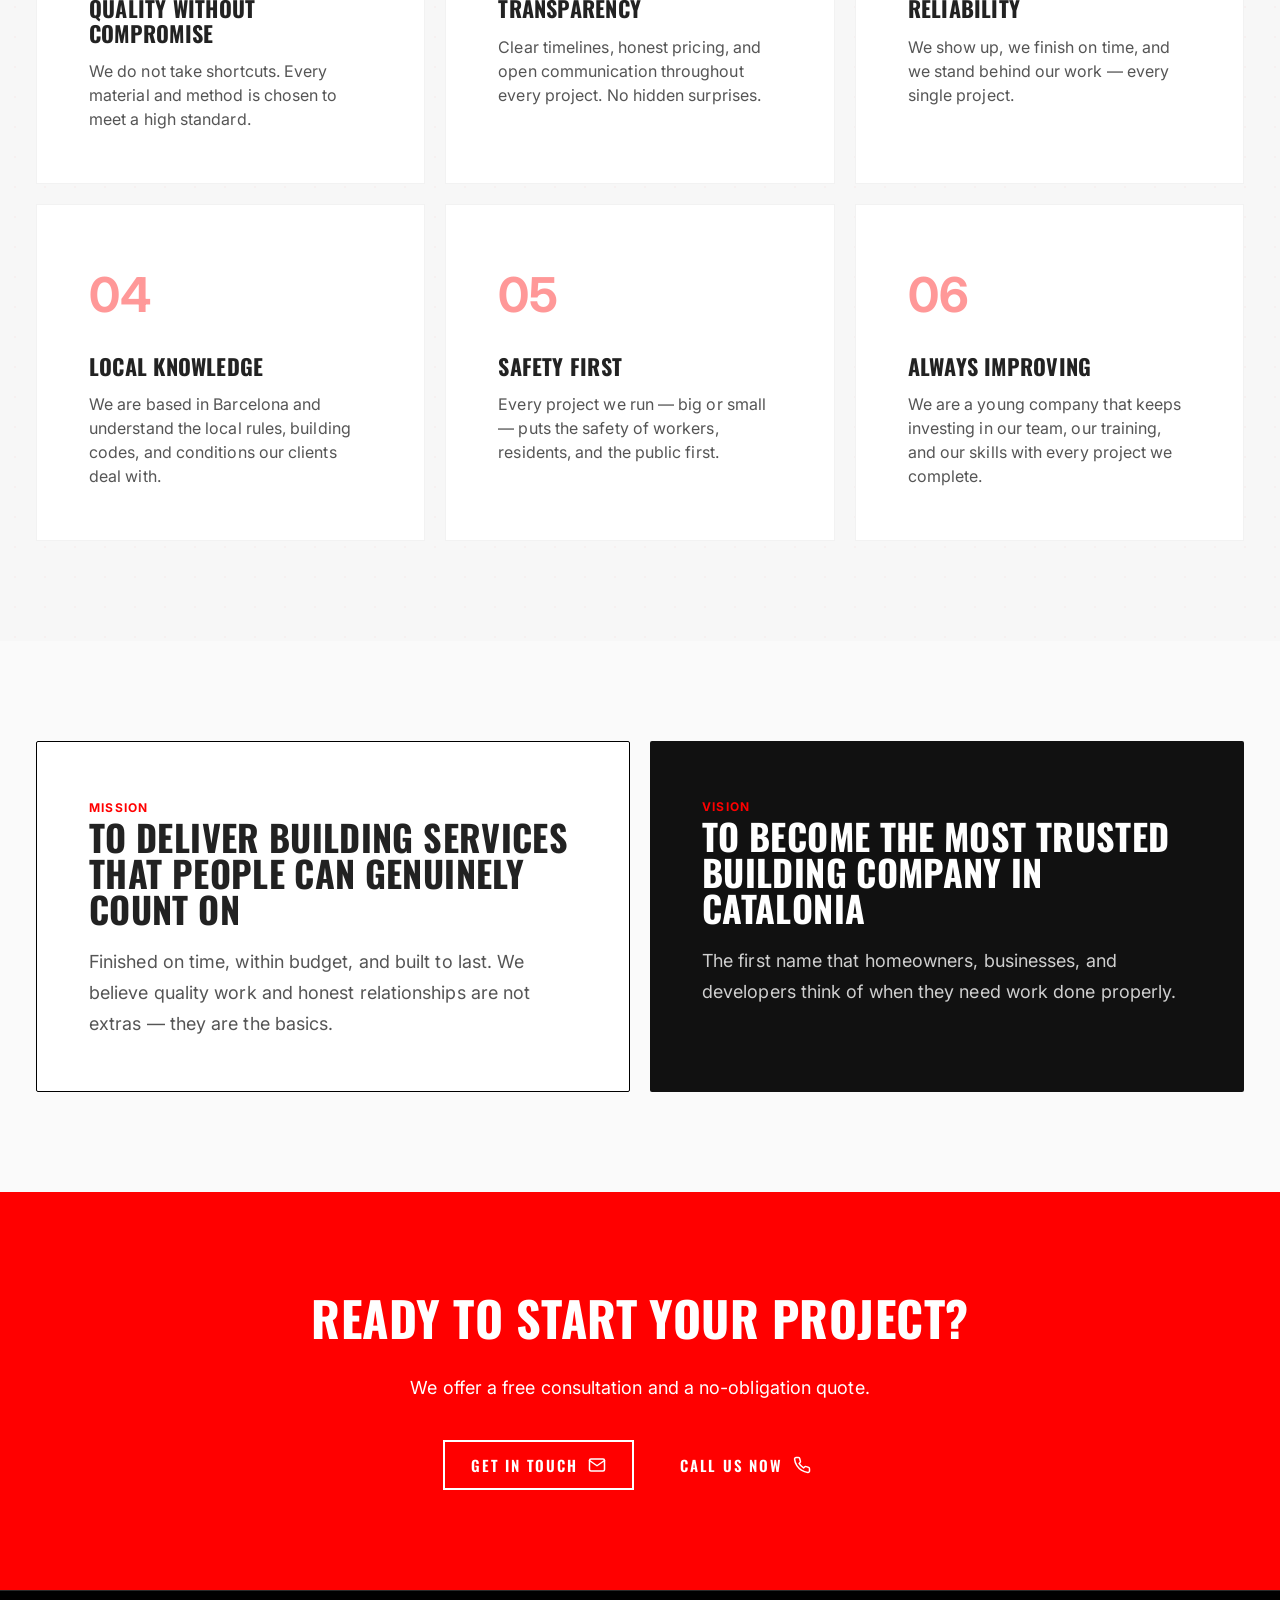
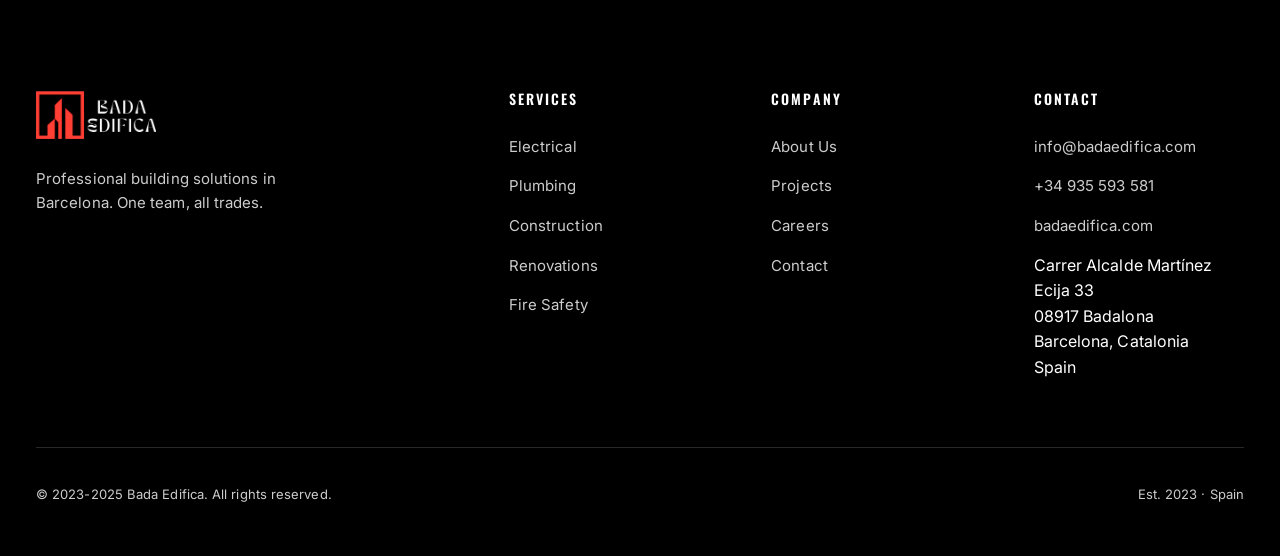
<file: about.html>
<!DOCTYPE html>
<html lang="es">
<head>
    <meta charset="UTF-8">
    <meta name="viewport" content="width=device-width, initial-scale=1.0">
    <title>Bada Edifica | Sobre Nosotros</title>
    <meta name="description" content="Conoce Bada Edifica - nuestra historia, valores, misión y visión. Empresa de construcción en Barcelona desde 2023.">
    <link rel="stylesheet" href="css/styles.css">
    <link rel="preconnect" href="https://fonts.googleapis.com">
    <link rel="preconnect" href="https://fonts.gstatic.com" crossorigin>
    <link href="https://fonts.googleapis.com/css2?family=Oswald:wght@400;500;600;700&family=Inter:wght@400;500;600;700&display=swap" rel="stylesheet">
    <link rel="icon" type="image/png" href="public/logo/favicon.png">
    <link rel="apple-touch-icon" href="public/logo/favicon.png">
    <script src="js/translations.js"></script>
</head>
<body>
    <div id="progressBarTop" class="progress-bar-top"></div>
    <div id="cursorGlow" class="cursor-glow"></div>
    <!-- Navigation -->
    <nav class="nav" id="nav">
        <div class="nav-container">
            <a href="/" class="nav-logo">
                <img src="public/logo/logo-dark.png" alt="BADA EDIFICA" class="logo-img">
            </a>
            
            <ul class="nav-links" id="navLinks">
                <li><a href="/">Inicio</a></li>
                <li><a href="about" class="active" data-i18n="nav.about">Sobre Nosotros</a></li>
                <li class="has-mega">
                    <a href="services" class="mega-link">
                        <span data-i18n="nav.services">Servicios</span>
                        <svg width="12" height="12" viewBox="0 0 24 24" fill="none" stroke="currentColor" stroke-width="2">
                            <polyline points="6 9 12 15 18 9"/>
                        </svg>
                    </a>
                    <div class="mega-menu">
                        <div class="mega-inner">
                            <div class="mega-section">
                                <h4 data-i18n="mega.plumbing">Fontanería</h4>
                                <a href="services#plumbing">
                                    <span class="mega-title" data-i18n="mega.plumbing">Fontanería Instalaciones</span>
                                    <span class="mega-desc" data-i18n="mega.plumbingDesc">Suministro y saneamiento</span>
                                </a>
                                <a href="services#plumbing">
                                    <span class="mega-title" data-i18n="mega.plumbingRepair">Reparación de Tuberías</span>
                                    <span class="mega-desc" data-i18n="mega.plumbingRepairDesc">Detección y reparación rápida</span>
                                </a>
                            </div>
                            <div class="mega-section">
                                <h4 data-i18n="mega.electrical">Electricidad</h4>
                                <a href="services#electrical">
                                    <span class="mega-title" data-i18n="mega.electrical">Instalaciones Eléctricas</span>
                                    <span class="mega-desc" data-i18n="mega.electricalDesc">Sistemas según normativa</span>
                                </a>
                                <a href="services#electrical">
                                    <span class="mega-title" data-i18n="mega.electricalUpgrade">Cuadros Eléctricos</span>
                                    <span class="mega-desc" data-i18n="mega.electricalUpgradeDesc">Actualización de cuadros</span>
                                </a>
                            </div>
                            <div class="mega-section">
                                <h4 data-i18n="mega.construction">Construcción</h4>
                                <a href="services#construction">
                                    <span class="mega-title" data-i18n="mega.construction">Nueva Construcción</span>
                                    <span class="mega-desc" data-i18n="mega.constructionDesc">Obras nuevas, acondicionamientos</span>
                                </a>
                                <a href="services#renovation">
                                    <span class="mega-title" data-i18n="mega.renovation">Reformas</span>
                                    <span class="mega-desc" data-i18n="mega.renovationDesc">Remodelaciones y reformas</span>
                                </a>
                            </div>
                            <div class="mega-section">
                                <h4 data-i18n="mega.fire">Seguridad Contra Incendios</h4>
                                <a href="services#fire">
                                    <span class="mega-title" data-i18n="mega.fireDetection">Detección de Incendios</span>
                                    <span class="mega-desc" data-i18n="mega.fireDetectionDesc">Detectores de humo y calor</span>
                                </a>
                                <a href="services#fire">
                                    <span class="mega-title" data-i18n="mega.fireSuppression">Sistemas de Extinción</span>
                                    <span class="mega-desc" data-i18n="mega.fireSuppressionDesc">Rociadores y extinción</span>
                                </a>
                            </div>
                            <div class="mega-cta">
                                <h4 data-i18n="mega.needHelp">¿Necesita Ayuda?</h4>
                                <p data-i18n="mega.needHelpDesc">Contáctenos para una consulta gratuita</p>
<a href="contact" class="btn btn-primary" data-i18n="mega.getQuote"><svg width="16" height="16" viewBox="0 0 24 24" fill="none" stroke="currentColor" stroke-width="2.5" stroke-linecap="round" stroke-linejoin="round"><path d="M14 2H6a2 2 0 0 0-2 2v16a2 2 0 0 0 2 2h12a2 2 0 0 0 2-2V8z"/><polyline points="14 2 14 8 20 8"/><line x1="16" y1="13" x2="8" y2="13"/><line x1="16" y1="17" x2="8" y2="17"/></svg> Cotizar</a>
                            </div>
                        </div>
                    </div>
                </li>

                <li><a href="projects" data-i18n="nav.projects">Proyectos</a></li>
                <li><a href="career" data-i18n="nav.career">Carreras</a></li>
                <li><a href="contact" data-i18n="nav.contact">Contacto</a></li>
            </ul>
            
            <div class="nav-actions">
                <a href="contact" class="btn btn-primary nav-cta" data-i18n="nav.getQuote"><svg width="16" height="16" viewBox="0 0 24 24" fill="none" stroke="currentColor" stroke-width="2.5" stroke-linecap="round" stroke-linejoin="round"><path d="M14 2H6a2 2 0 0 0-2 2v16a2 2 0 0 0 2 2h12a2 2 0 0 0 2-2V8z"/><polyline points="14 2 14 8 20 8"/><line x1="16" y1="13" x2="8" y2="13"/><line x1="16" y1="17" x2="8" y2="17"/></svg> Cotizar</a>
                <button class="lang-toggle" id="langToggle" aria-label="Cambiar idioma">EN</button>
                <button class="menu-toggle" id="menuToggle" aria-label="Alternar menú">
                    <svg width="24" height="24" viewBox="0 0 24 24" fill="none" stroke="currentColor" stroke-width="2">
                        <line x1="3" y1="6" x2="21" y2="6"/>
                        <line x1="3" y1="12" x2="21" y2="12"/>
                        <line x1="3" y1="18" x2="21" y2="18"/>
                    </svg>
                </button>
            </div>
        </div>
        <div class="nav-backdrop" id="navBackdrop"></div>
    </nav>

    <!-- Page Header -->
    <header class="page-header">
        <div class="container">
            <span class="page-label fade-up" data-i18n="pageHeader.about.label">Sobre Nosotros</span>
            <h1 class="page-title fade-up stagger-1" data-i18n="pageHeader.about.title">Construido sobre<br>la Confianza</h1>
            <p class="page-desc fade-up stagger-2" data-i18n="pageHeader.about.desc">Conoce nuestra historia, valores y por qué somos diferentes.</p>
        </div>
    </header>

    <!-- Our Story Section -->
    <section class="section section-reveal" id="story" style="background:#fafafa">
        <div class="container">
            <div class="story-grid fade-up stagger-4">
                <div class="story-text fade-up">
                    <span class="section-label fade-up stagger-1" data-i18n="story.label">Nuestra Historia</span>
                    <h2 class="section-title fade-up stagger-2" data-i18n="story.title">Construido sobre<br>la Confianza,<br>Entregado con<br>Promesa</h2>
                    <blockquote class="story-quote fade-up stagger-3" data-i18n="story.quote">"Decidimos construir algo mejor: un equipo, cubriendo todos los oficios, trabajando juntos de principio a fin."</blockquote>
                    <p class="section-desc fade-up stagger-3" data-i18n="story.desc1">Bada Edifica nació porque vimos un problema común en la industria de la construcción: los clientes eran defraudados por mala comunicación, promesas rotas y demasiados contratistas diferentes que no trabajaban bien juntos.</p>
                    <p class="section-desc fade-up stagger-3" data-i18n="story.desc2">Comenzamos con proyectos residenciales y comerciales pequeños en Barcelona y rápidamente nos hicimos un nombre por cumplir nuestra palabra.</p>
                </div>
                <div class="story-timeline fade-up stagger-1">
                    <div class="timeline">
                        <div class="timeline-item">
                            <div class="timeline-dot"></div>
                            <span class="timeline-year" data-i18n="timeline.founded">2023</span>
                            <h4 class="timeline-title" data-i18n="timeline.foundedTitle">Fundada</h4>
                            <p class="timeline-desc" data-i18n="timeline.foundedDesc">Lanzamos en Barcelona con equipo central</p>
                        </div>
                        <div class="timeline-item">
                            <div class="timeline-dot"></div>
                            <span class="timeline-year" data-i18n="timeline.firstProjects">2023</span>
                            <h4 class="timeline-title" data-i18n="timeline.firstProjectsTitle">Primeros Proyectos</h4>
                            <p class="timeline-desc" data-i18n="timeline.firstProjectsDesc">Reformas hogares y eléctricas, 5 estrellas</p>
                        </div>
                        <div class="timeline-item">
                            <div class="timeline-dot"></div>
                            <span class="timeline-year" data-i18n="timeline.fireSafety">2024</span>
                            <h4 class="timeline-title" data-i18n="timeline.fireSafetyTitle">Seguridad Contra Incendios Añadida</h4>
                            <p class="timeline-desc" data-i18n="timeline.fireSafetyDesc">Certificados para seguridad de vida</p>
                        </div>
                        <div class="timeline-item">
                            <div class="timeline-dot"></div>
                            <span class="timeline-year" data-i18n="timeline.growing">2025</span>
                            <h4 class="timeline-title" data-i18n="timeline.growingTitle">Crecemos</h4>
                            <p class="timeline-desc" data-i18n="timeline.growingDesc">Proyectos más grandes en Cataluña</p>
                        </div>
                    </div>
                </div>
            </div>
        </div>
    </section>

    <!-- Values Section -->
    <section class="section section--soft pattern-dots section-reveal" id="values">
        <div class="container">
            <div class="section-header fade-up">
                <span class="section-label fade-up stagger-1" data-i18n="values.label">Nuestros Valores</span>
                <h2 class="section-title fade-up stagger-2" data-i18n="values.title">Qué Nos<br>Impulsa</h2>
            </div>
            
            <div class="values-grid fade-up stagger-4">
                <div class="value-card fade-up">
                    <span class="value-number">01</span>
                    <h3 class="value-title" data-i18n="values.v1title">Calidad sin<br>Compromisos</h3>
                    <p class="value-desc" data-i18n="values.v1desc">No tomamos atajos. Cada material y método se elige para cumplir con un alto estándar.</p>
                </div>
                <div class="value-card fade-up stagger-1">
                    <span class="value-number">02</span>
                    <h3 class="value-title" data-i18n="values.v2title">Transparencia</h3>
                    <p class="value-desc" data-i18n="values.v2desc">Cronogramas claros, precios honestos y comunicación abierta durante cada proyecto. Sin sorpresas ocultas.</p>
                </div>
                <div class="value-card fade-up stagger-2">
                    <span class="value-number">03</span>
                    <h3 class="value-title" data-i18n="values.v3title">Fiabilidad</h3>
                    <p class="value-desc" data-i18n="values.v3desc">Nos presentamos, terminamos a tiempo y respaldamos nuestro trabajo — en cada proyecto.</p>
                </div>
                <div class="value-card fade-up stagger-3">
                    <span class="value-number">04</span>
                    <h3 class="value-title" data-i18n="values.v4title">Conocimiento<br>Local</h3>
                    <p class="value-desc" data-i18n="values.v4desc">Tenemos nuestra sede en Barcelona y entendemos las normativas locales, códigos de construcción y condiciones.</p>
                </div>
                <div class="value-card fade-up stagger-4">
                    <span class="value-number">05</span>
                    <h3 class="value-title" data-i18n="values.v5title">Seguridad<br>Primero</h3>
                    <p class="value-desc" data-i18n="values.v5desc">Cada proyecto que gestionamos — grande o pequeño — prioriza la seguridad de trabajadores, residentes y público.</p>
                </div>
                <div class="value-card fade-up stagger-5">
                    <span class="value-number">06</span>
                    <h3 class="value-title" data-i18n="values.v6title">Siempre<br>Mejorando</h3>
                    <p class="value-desc" data-i18n="values.v6desc">Somos una empresa joven que sigue invirtiendo en nuestro equipo, nuestra formación y nuestras habilidades.</p>
                </div>
            </div>
        </div>
    </section>

    <!-- Mission Vision -->
    <section class="section section-reveal" id="mission" style="background:#fafafa">
        <div class="container">
            <div class="mission-vision-grid fade-up stagger-4">
                <div class="mv-card mv-card--light fade-up">
                    <span class="mv-label fade-up stagger-1" data-i18n="mission.missionLabel">Misión</span>
                    <h3 class="mv-title fade-up stagger-2" data-i18n="mission.missionTitle">Entregar servicios de construcción en los que la gente pueda confiar genuinamente</h3>
                    <p class="mv-desc fade-up stagger-3" data-i18n="mission.missionDesc">Terminados a tiempo, dentro del presupuesto y construido para durar. Creemos que el trabajo de calidad y las relaciones honestas no son extras — son lo básico.</p>
                </div>
                <div class="mv-card mv-card--dark fade-up stagger-1">
                    <span class="mv-label fade-up stagger-1" data-i18n="mission.visionLabel">Visión</span>
                    <h3 class="mv-title fade-up stagger-2" data-i18n="mission.visionTitle">Convertirnos en la empresa de construcción más confiable de Cataluña</h3>
                    <p class="mv-desc fade-up stagger-3" data-i18n="mission.visionDesc">El primer nombre que propietarios, empresas y promotores piensan cuando necesitan trabajos realizados correctamente.</p>
                </div>
            </div>
        </div>
    </section>

    <!-- CTA Section -->
    <section class="cta pattern-grid section-reveal">
        <div class="container">
            <h2 class="cta-title fade-up" data-i18n="cta.title">¿Listo para Comenzar tu Proyecto?</h2>
            <p class="cta-desc fade-up stagger-1" data-i18n="cta.desc">Ofrecemos una consulta gratuita y un presupuesto sin compromiso.</p>
            <div class="cta-buttons fade-up stagger-2">
                <a href="contact" class="btn btn-outline-light" data-i18n="cta.contact"><svg width="16" height="16" viewBox="0 0 24 24" fill="none" stroke="currentColor" stroke-width="2.5" stroke-linecap="round" stroke-linejoin="round"><path d="M4 4h16c1.1 0 2 .9 2 2v12c0 1.1-.9 2-2 2H4c-1.1 0-2-.9-2-2V6c0-1.1.9-2 2-2z"/><polyline points="22 6 12 13 2 6"/></svg> Contáctanos</a>
                <a href="tel:+34935593581" class="btn btn-primary" data-i18n="cta.call"><svg width="16" height="16" viewBox="0 0 24 24" fill="none" stroke="currentColor" stroke-width="2.5" stroke-linecap="round" stroke-linejoin="round"><path d="M22 16.92v3a2 2 0 0 1-2.18 2 19.79 19.79 0 0 1-8.63-3.07 19.5 19.5 0 0 1-6-6 19.79 19.79 0 0 1-3.07-8.67A2 2 0 0 1 4.11 2h3a2 2 0 0 1 2 1.72 12.84 12.84 0 0 0 .7 2.81 2 2 0 0 1-.45 2.11L8.09 9.91a16 16 0 0 0 6 6l1.27-1.27a2 2 0 0 1 2.11-.45 12.84 12.84 0 0 0 2.81.7A2 2 0 0 1 22 16.92z"/></svg> Llámanos Ahora</a>
            </div>
        </div>
    </section>

    <!-- Footer -->
    <footer class="footer">
        <div class="container">
            <div class="footer-grid">
                <div class="footer-brand">
                    <a href="/" class="footer-logo">
                        <img src="public/logo/logo-white.png" alt="BADA EDIFICA" class="footer-logo-img">
                    </a>
                    <p class="footer-desc" data-i18n="footer.desc">Soluciones profesionales de construcción en Barcelona. Un equipo, todos los oficios.</p>
                </div>
                
                <div class="footer-col">
                    <h4 class="footer-title" data-i18n="footer.services">Servicios</h4>
                    <ul class="footer-links">
                        <li><a href="services" data-i18n="footer.electrical">Electricidad</a></li>
                        <li><a href="services" data-i18n="footer.plumbing">Fontanería</a></li>
                        <li><a href="services" data-i18n="footer.construction">Construcción</a></li>
                        <li><a href="services" data-i18n="footer.renovation">Reformas</a></li>
                        <li><a href="services" data-i18n="footer.fire">Seguridad Contra Incendios</a></li>
                    </ul>
                </div>
                
                <div class="footer-col">
                    <h4 class="footer-title" data-i18n="footer.company">Empresa</h4>
                    <ul class="footer-links">
                        <li><a href="about" data-i18n="footer.about">Sobre Nosotros</a></li>
                        <li><a href="projects" data-i18n="footer.projects">Proyectos</a></li>
                        <li><a href="career" data-i18n="nav.career">Carreras</a></li>
                        <li><a href="contact" data-i18n="footer.contact">Contacto</a></li>
                    </ul>
                </div>
                
                <div class="footer-col">
                    <h4 class="footer-title" data-i18n="footer.contactTitle">Contacto</h4>
                    <ul class="footer-links">
                        <li><a href="mailto:info@badaedifica.com" data-i18n="footer.email">info@badaedifica.com</a></li>
                        <li><a href="tel:+34935593581" data-i18n="footer.phone">+34 935 593 581</a></li>
                        <li><a href="https://badaedifica.com" data-i18n="footer.website">badaedifica.com</a></li>
                        <li data-i18n="footer.location">Carrer Alcalde Martínez Ecija 33<br>08917 Badalona<br>Barcelona, Catalonia<br>Spain</li>
                    </ul>
                </div>
            </div>
            
            <div class="footer-bottom">
                <span data-i18n="footer.copyright">© 2023-2025 Bada Edifica. Todos los derechos reservados.</span>
                <span data-i18n="footer.est">Fundada en 2023 · España</span>
            </div>
        </div>
    </footer>

    <a href="https://wa.me/34677076166" target="_blank" rel="noopener" class="whatsapp-float" aria-label="WhatsApp">
        <svg viewBox="0 0 24 24" fill="white">
            <path d="M17.472 14.382c-.297-.149-1.758-.867-2.03-.967-.273-.099-.471-.148-.67.15-.197.297-.767.966-.94 1.164-.173.199-.347.223-.644.075-.297-.15-1.255-.463-2.39-1.475-.883-.788-1.48-1.761-1.653-2.059-.173-.297-.018-.458.13-.606.134-.133.298-.347.446-.52.149-.174.198-.298.298-.497.099-.198.05-.371-.025-.52-.075-.149-.669-1.612-.916-2.207-.242-.579-.487-.5-.669-.51-.173-.008-.371-.01-.57-.01-.198 0-.52.074-.792.372-.272.297-1.04 1.016-1.04 2.479 0 1.462 1.065 2.875 1.213 3.074.149.198 2.096 3.2 5.077 4.487.709.306 1.262.489 1.694.625.712.227 1.36.195 1.871.118.571-.085 1.758-.719 2.006-1.413.248-.694.248-1.289.173-1.413-.074-.124-.272-.198-.57-.347m-5.421 7.403h-.004a9.87 9.87 0 01-5.031-1.378l-.361-.214-3.741.982.998-3.648-.235-.374a9.86 9.86 0 01-1.51-5.26c.001-5.45 4.436-9.884 9.888-9.884 2.64 0 5.122 1.03 6.988 2.898a9.825 9.825 0 012.893 6.994c-.003 5.45-4.437 9.884-9.885 9.884m8.413-18.297A11.815 11.815 0 0012.05 0C5.495 0 .16 5.335.157 11.892c0 2.096.547 4.142 1.588 5.945L.057 24l6.305-1.654a11.882 11.882 0 005.683 1.448h.005c6.554 0 11.89-5.335 11.893-11.893a11.821 11.821 0 00-3.48-8.413z"/>
        </svg>
    </a>

    <script src="js/main.js"></script>
</body>
</html>
</file>
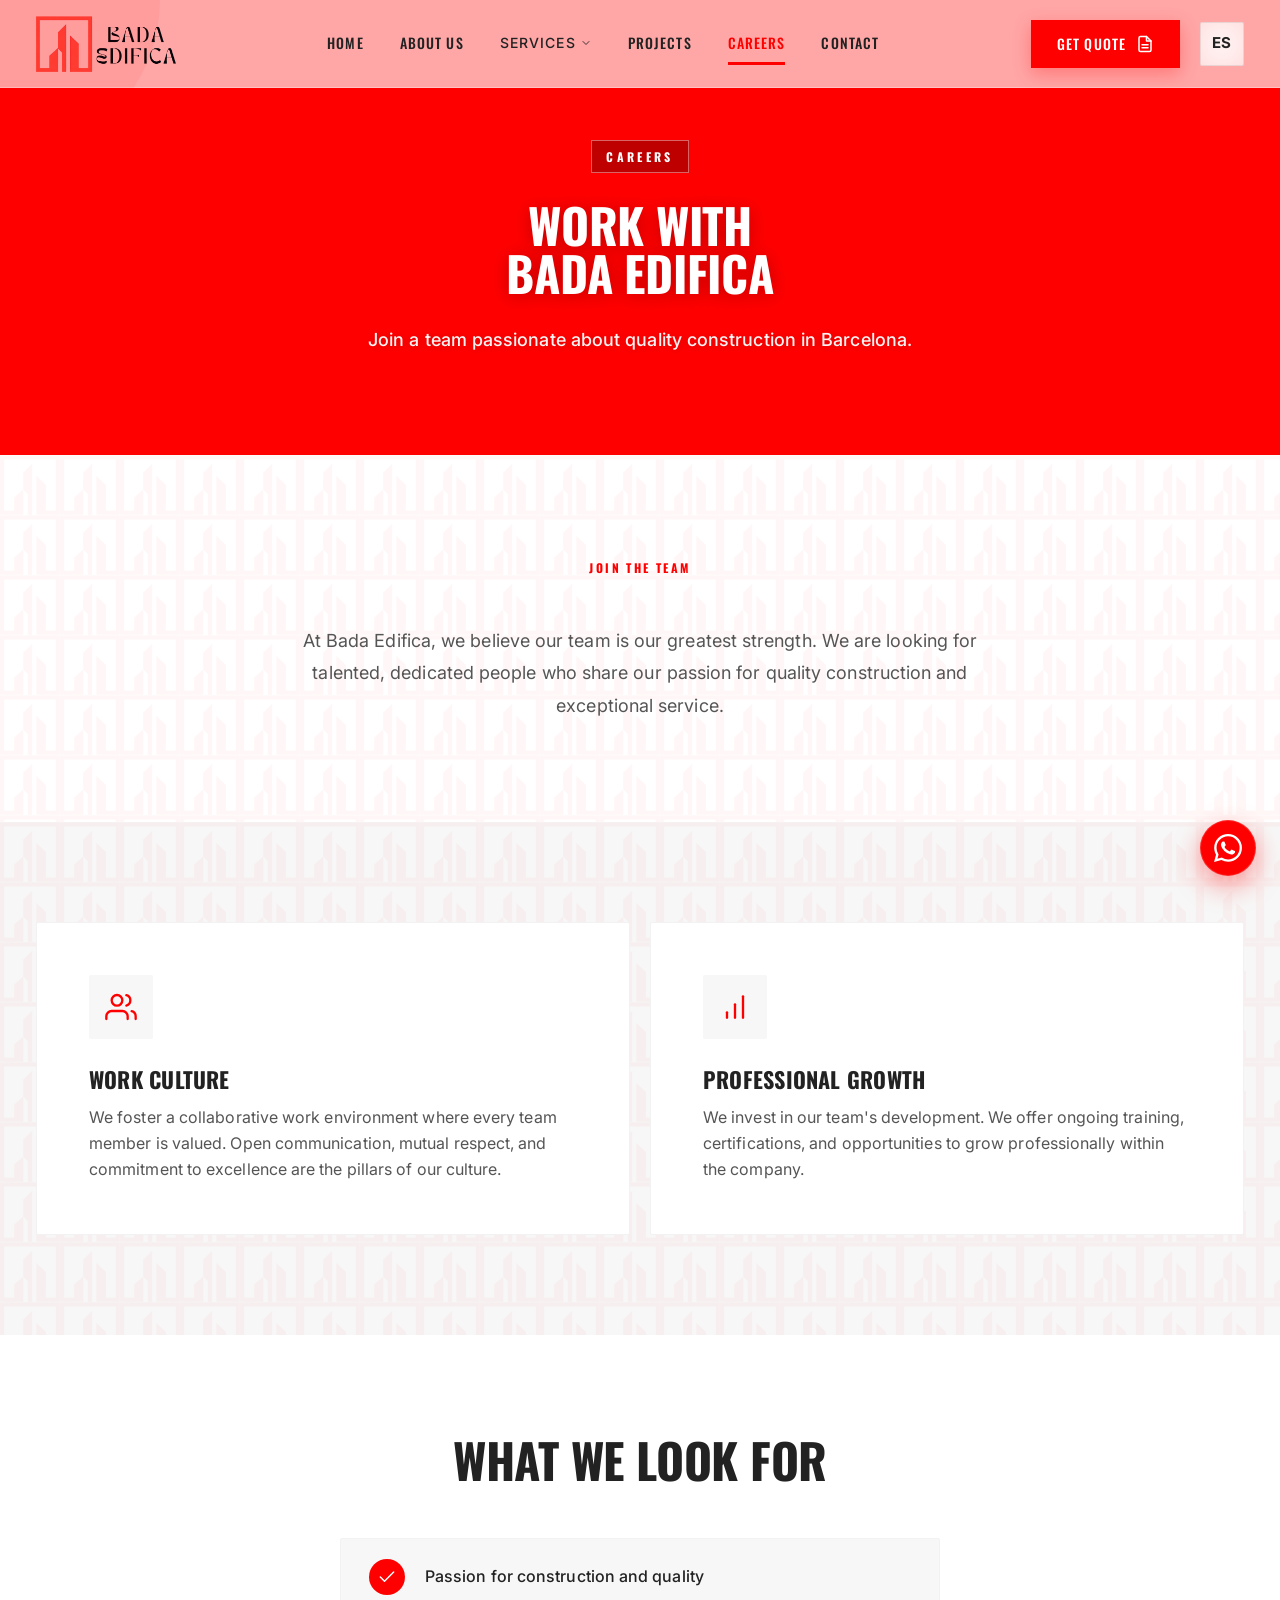
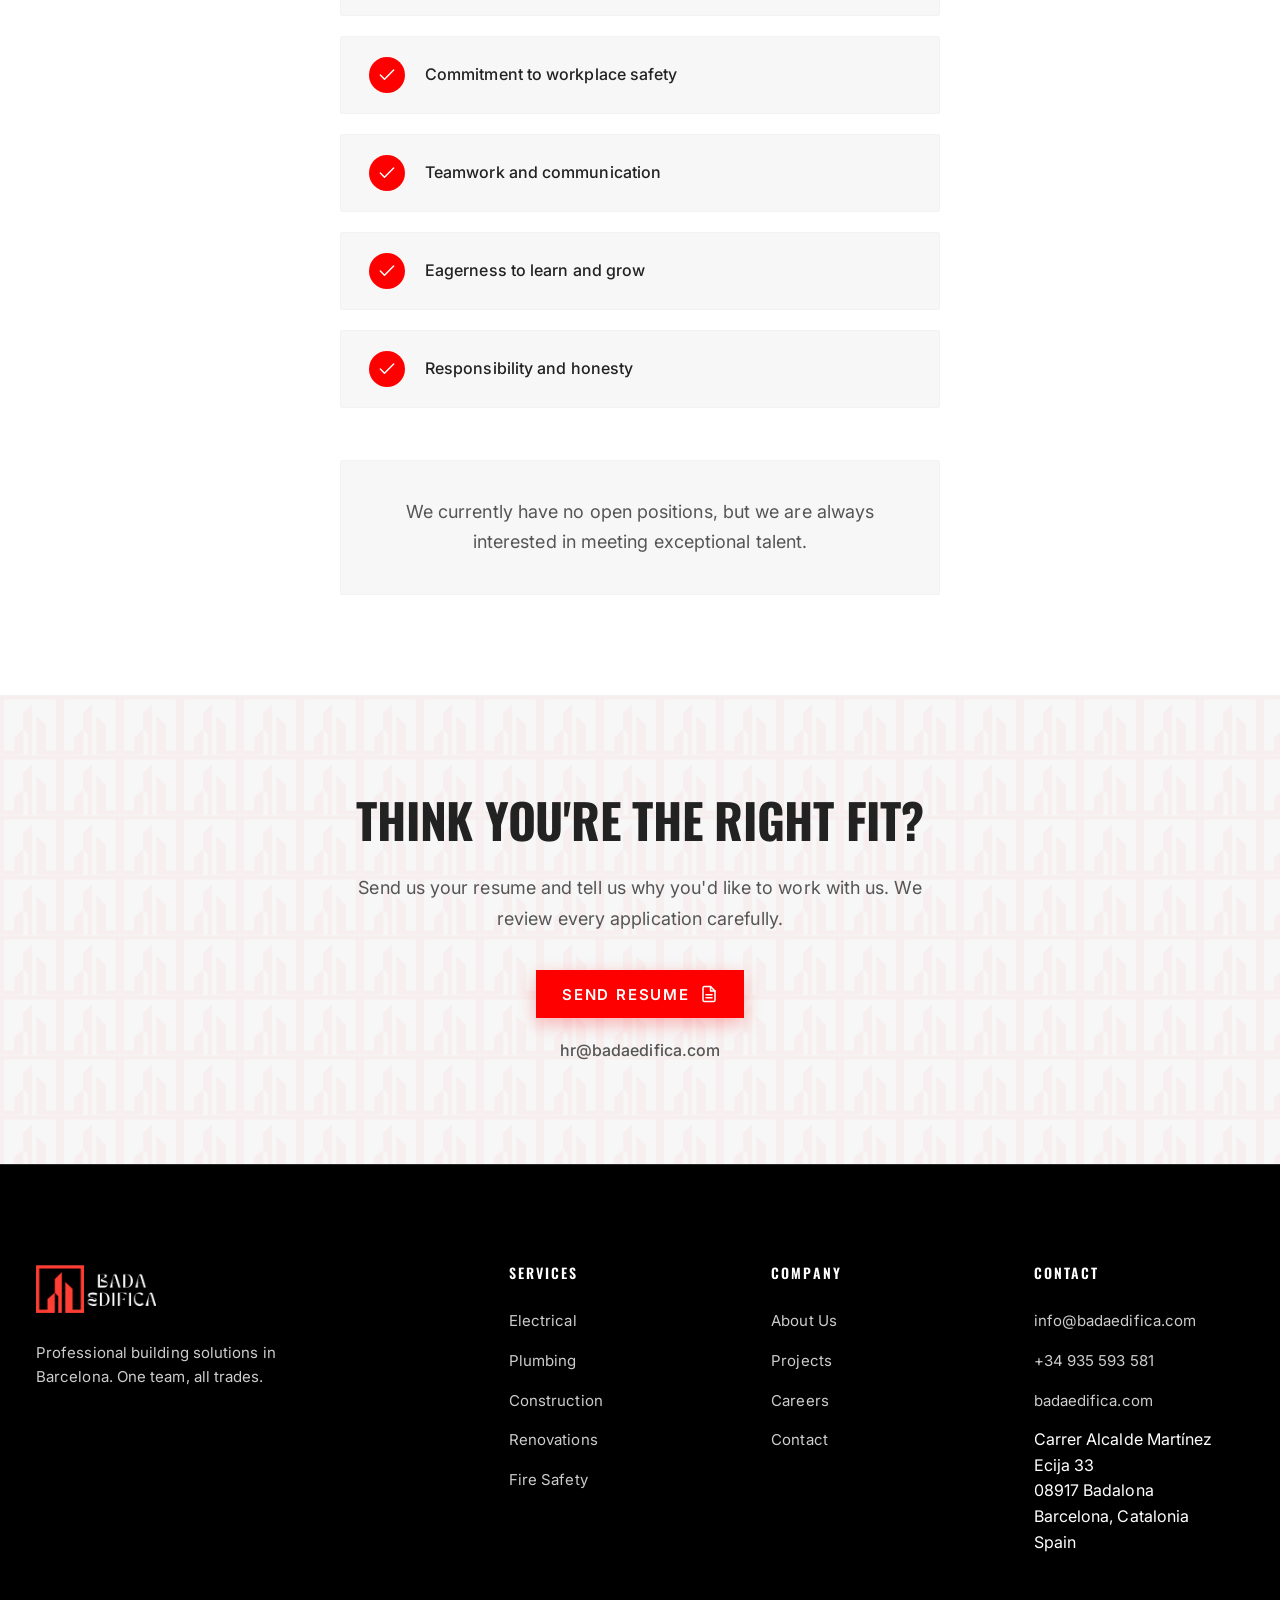
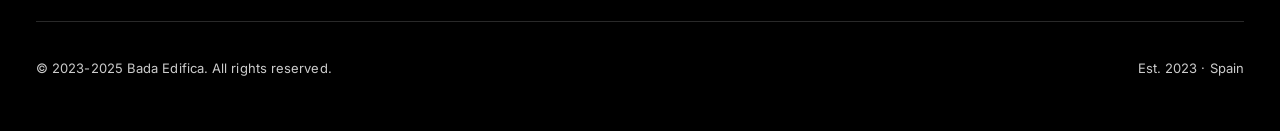
<file: career.html>
<!DOCTYPE html>
<html lang="es">
<head>
    <meta charset="UTF-8">
    <meta name="viewport" content="width=device-width, initial-scale=1.0">
    <title>Bada Edifica | Carreras</title>
    <meta name="description" content="Únete al equipo de Bada Edifica. Trabaja con nosotros en Barcelona. Construcción, electricidad, fontanería y más.">
    <link rel="stylesheet" href="css/styles.css">
    <link rel="preconnect" href="https://fonts.googleapis.com">
    <link rel="preconnect" href="https://fonts.gstatic.com" crossorigin>
    <link href="https://fonts.googleapis.com/css2?family=Oswald:wght@400;500;600;700&family=Inter:wght@400;500;600;700&display=swap" rel="stylesheet">
    <link rel="icon" type="image/png" href="public/logo/favicon.png">
    <link rel="apple-touch-icon" href="public/logo/favicon.png">
    <script src="js/translations.js"></script>
</head>
<body>
    <div id="progressBarTop" class="progress-bar-top"></div>
    <div id="cursorGlow" class="cursor-glow"></div>
    <!-- Navigation -->
    <nav class="nav" id="nav">
        <div class="nav-container">
            <a href="/" class="nav-logo">
                <img src="public/logo/logo-dark.png" alt="BADA EDIFICA" class="logo-img" loading="eager">
            </a>
            
            <ul class="nav-links" id="navLinks">
                <li><a href="/" data-i18n="nav.home">Inicio</a></li>
                <li><a href="about" data-i18n="nav.about">Sobre Nosotros</a></li>
                <li class="has-mega">
                    <a href="services" class="mega-link">
                        <span data-i18n="nav.services">Servicios</span>
                        <svg width="12" height="12" viewBox="0 0 24 24" fill="none" stroke="currentColor" stroke-width="2">
                            <polyline points="6 9 12 15 18 9"/>
                        </svg>
                    </a>
                    <div class="mega-menu">
                        <div class="mega-inner">
                            <div class="mega-section">
                                <h4 data-i18n="mega.plumbing">Fontanería</h4>
                                <a href="services#plumbing">
                                    <span class="mega-title" data-i18n="mega.plumbing">Fontanería Instalaciones</span>
                                    <span class="mega-desc" data-i18n="mega.plumbingDesc">Suministro y saneamiento</span>
                                </a>
                                <a href="services#plumbing">
                                    <span class="mega-title" data-i18n="mega.plumbingRepair">Reparación de Tuberías</span>
                                    <span class="mega-desc" data-i18n="mega.plumbingRepairDesc">Detección y reparación rápida</span>
                                </a>
                            </div>
                            <div class="mega-section">
                                <h4 data-i18n="mega.electrical">Electricidad</h4>
                                <a href="services#electrical">
                                    <span class="mega-title" data-i18n="mega.electrical">Instalaciones Eléctricas</span>
                                    <span class="mega-desc" data-i18n="mega.electricalDesc">Sistemas según normativa</span>
                                </a>
                                <a href="services#electrical">
                                    <span class="mega-title" data-i18n="mega.electricalUpgrade">Cuadros Eléctricos</span>
                                    <span class="mega-desc" data-i18n="mega.electricalUpgradeDesc">Actualización de cuadros</span>
                                </a>
                            </div>
                            <div class="mega-section">
                                <h4 data-i18n="mega.construction">Construcción</h4>
                                <a href="services#construction">
                                    <span class="mega-title">Nueva Construcción</span>
                                    <span class="mega-desc">Obras nuevas, acondicionamientos</span>
                                </a>
                                <a href="services#renovation">
                                    <span class="mega-title">Reformas</span>
                                    <span class="mega-desc">Remodelaciones y reformas</span>
                                </a>
                            </div>
                            <div class="mega-section">
                                <h4 data-i18n="mega.fire">Seguridad Contra Incendios</h4>
                                <a href="services#fire">
                                    <span class="mega-title">Detección de Incendios</span>
                                    <span class="mega-desc">Detectores de humo y calor</span>
                                </a>
                                <a href="services#fire">
                                    <span class="mega-title">Sistemas de Extinción</span>
                                    <span class="mega-desc">Rociadores y extinción</span>
                                </a>
                            </div>
                            <div class="mega-cta">
                                <h4 data-i18n="mega.needHelp">¿Necesita Ayuda?</h4>
                                <p data-i18n="mega.needHelpDesc">Contáctenos para una consulta gratuita</p>
                                <a href="contact" class="btn btn-primary" data-i18n="mega.getQuote"><svg width="16" height="16" viewBox="0 0 24 24" fill="none" stroke="currentColor" stroke-width="2.5" stroke-linecap="round" stroke-linejoin="round"><path d="M14 2H6a2 2 0 0 0-2 2v16a2 2 0 0 0 2 2h12a2 2 0 0 0 2-2V8z"/><polyline points="14 2 14 8 20 8"/><line x1="16" y1="13" x2="8" y2="13"/><line x1="16" y1="17" x2="8" y2="17"/></svg> Cotizar</a>
                            </div>
                        </div>
                    </div>
                </li>
                <li><a href="projects" data-i18n="nav.projects">Proyectos</a></li>
                <li><a href="career" class="active" data-i18n="nav.career">Carreras</a></li>
                <li><a href="contact" data-i18n="nav.contact">Contacto</a></li>
            </ul>
            
            <div class="nav-actions">
                <a href="contact" class="btn btn-primary nav-cta" data-i18n="nav.getQuote"><svg width="16" height="16" viewBox="0 0 24 24" fill="none" stroke="currentColor" stroke-width="2.5" stroke-linecap="round" stroke-linejoin="round"><path d="M14 2H6a2 2 0 0 0-2 2v16a2 2 0 0 0 2 2h12a2 2 0 0 0 2-2V8z"/><polyline points="14 2 14 8 20 8"/><line x1="16" y1="13" x2="8" y2="13"/><line x1="16" y1="17" x2="8" y2="17"/></svg> Cotizar</a>
                <button class="lang-toggle" id="langToggle" aria-label="Cambiar idioma">EN</button>
                <button class="menu-toggle" id="menuToggle" aria-label="Alternar menú">
                    <svg width="24" height="24" viewBox="0 0 24 24" fill="none" stroke="currentColor" stroke-width="2">
                        <line x1="3" y1="6" x2="21" y2="6"/>
                        <line x1="3" y1="12" x2="21" y2="12"/>
                        <line x1="3" y1="18" x2="21" y2="18"/>
                    </svg>
                </button>
            </div>
        </div>
        <div class="nav-backdrop" id="navBackdrop"></div>
    </nav>

    <!-- Page Header -->
    <header class="page-header">
        <div class="container">
            <span class="page-label fade-up" data-i18n="pageHeader.career.label">Carreras</span>
            <h1 class="page-title fade-up stagger-1" data-i18n="pageHeader.career.title">Trabaja con<br>Bada Edifica</h1>
            <p class="page-desc fade-up stagger-2" data-i18n="pageHeader.career.desc">Únete a un equipo apasionado por la construcción de calidad en Barcelona.</p>
        </div>
    </header>

    <!-- Intro Section -->
    <section class="section section-reveal pattern-favicon" id="career-intro" style="background:#fff">
        <div class="container">
            <div class="career-intro-wrapper">
                <div class="career-intro-text fade-up">
                    <span class="section-label" data-i18n="career.label">Únete al Equipo</span>
                    <p class="career-intro-desc stagger-1" data-i18n="careerPage.intro">En Bada Edifica, creemos que nuestro equipo es nuestra mayor fortaleza. Buscamos personas talentosas y dedicadas que compartan nuestra pasión por la construcción de calidad y el servicio excepcional.</p>
                </div>
            </div>
        </div>
    </section>

    <!-- Culture & Growth -->
    <section class="section section--soft pattern-favicon section-reveal" id="career-details">
        <div class="container">
            <div class="career-details-grid">
                <div class="career-detail-card fade-up">
                    <div class="detail-icon">
                        <svg width="32" height="32" viewBox="0 0 24 24" fill="none" stroke="currentColor" stroke-width="1.5" stroke-linecap="round" stroke-linejoin="round"><path d="M17 21v-2a4 4 0 0 0-4-4H5a4 4 0 0 0-4 4v2"/><circle cx="9" cy="7" r="4"/><path d="M23 21v-2a4 4 0 0 0-3-3.87"/><path d="M16 3.13a4 4 0 0 1 0 7.75"/></svg>
                    </div>
                    <h3 class="detail-title" data-i18n="careerPage.culture">Cultura de Trabajo</h3>
                    <p class="detail-desc" data-i18n="careerPage.cultureDesc">Fomentamos un ambiente de trabajo colaborativo donde cada miembro del equipo es valorado. La comunicación abierta, el respeto mutuo y el compromiso con la excelencia son los pilares de nuestra cultura.</p>
                </div>
                <div class="career-detail-card fade-up stagger-1">
                    <div class="detail-icon">
                        <svg width="32" height="32" viewBox="0 0 24 24" fill="none" stroke="currentColor" stroke-width="1.5" stroke-linecap="round" stroke-linejoin="round"><path d="M12 20V10"/><path d="M18 20V4"/><path d="M6 20v-4"/></svg>
                    </div>
                    <h3 class="detail-title" data-i18n="careerPage.growth">Crecimiento Profesional</h3>
                    <p class="detail-desc" data-i18n="careerPage.growthDesc">Invertimos en el desarrollo de nuestro equipo. Ofrecemos formación continua, certificaciones y oportunidades para crecer profesionalmente dentro de la empresa.</p>
                </div>
            </div>
        </div>
    </section>

    <!-- Values Section -->
    <section class="section section-reveal" id="career-values" style="background:#fff">
        <div class="container">
            <div class="section-header fade-up">
                <h2 class="section-title" data-i18n="careerPage.valuesTitle">Lo Que Buscamos</h2>
            </div>
            <div class="career-values-grid fade-up stagger-1">
                <div class="career-value-item">
                    <div class="cv-icon">
                        <svg width="20" height="20" viewBox="0 0 24 24" fill="none" stroke="currentColor" stroke-width="2.5" stroke-linecap="round" stroke-linejoin="round"><polyline points="20 6 9 17 4 12"/></svg>
                    </div>
                    <span data-i18n="careerPage.value1">Pasión por la construcción y la calidad</span>
                </div>
                <div class="career-value-item">
                    <div class="cv-icon">
                        <svg width="20" height="20" viewBox="0 0 24 24" fill="none" stroke="currentColor" stroke-width="2.5" stroke-linecap="round" stroke-linejoin="round"><polyline points="20 6 9 17 4 12"/></svg>
                    </div>
                    <span data-i18n="careerPage.value2">Compromiso con la seguridad laboral</span>
                </div>
                <div class="career-value-item">
                    <div class="cv-icon">
                        <svg width="20" height="20" viewBox="0 0 24 24" fill="none" stroke="currentColor" stroke-width="2.5" stroke-linecap="round" stroke-linejoin="round"><polyline points="20 6 9 17 4 12"/></svg>
                    </div>
                    <span data-i18n="careerPage.value3">Trabajo en equipo y comunicación</span>
                </div>
                <div class="career-value-item">
                    <div class="cv-icon">
                        <svg width="20" height="20" viewBox="0 0 24 24" fill="none" stroke="currentColor" stroke-width="2.5" stroke-linecap="round" stroke-linejoin="round"><polyline points="20 6 9 17 4 12"/></svg>
                    </div>
                    <span data-i18n="careerPage.value4">Ganas de aprender y crecer</span>
                </div>
                <div class="career-value-item">
                    <div class="cv-icon">
                        <svg width="20" height="20" viewBox="0 0 24 24" fill="none" stroke="currentColor" stroke-width="2.5" stroke-linecap="round" stroke-linejoin="round"><polyline points="20 6 9 17 4 12"/></svg>
                    </div>
                    <span data-i18n="careerPage.value5">Responsabilidad y honestidad</span>
                </div>
            </div>
            <div class="career-no-jobs fade-up stagger-2">
                <p data-i18n="careerPage.noJobs">Actualmente no tenemos posiciones abiertas, pero siempre estamos interesados en conocer talento excepcional.</p>
            </div>
        </div>
    </section>

    <!-- Final CTA -->
    <section class="section section--soft pattern-favicon section-reveal" id="career-cta">
        <div class="container">
            <div class="career-final-cta fade-up">
                <h2 class="section-title" data-i18n="careerPage.ctaTitle">¿Crees que eres el adecuado?</h2>
                <p class="career-cta-desc" data-i18n="careerPage.ctaDesc">Envíanos tu currículum y cuéntanos por qué te gustaría trabajar con nosotros. Revisamos cada candidatura con atención.</p>
                <a href="mailto:hr@badaedifica.com?subject=Candidatura%20Bada%20Edifica" class="btn btn-primary">
                    <svg width="16" height="16" viewBox="0 0 24 24" fill="none" stroke="currentColor" stroke-width="2.5" stroke-linecap="round" stroke-linejoin="round"><path d="M14 2H6a2 2 0 0 0-2 2v16a2 2 0 0 0 2 2h12a2 2 0 0 0 2-2V8z"/><polyline points="14 2 14 8 20 8"/><line x1="16" y1="13" x2="8" y2="13"/><line x1="16" y1="17" x2="8" y2="17"/></svg>
                    <span data-i18n="careerPage.ctaBtn">Enviar Currículum</span>
                </a>
                <span class="career-email">hr@badaedifica.com</span>
            </div>
        </div>
    </section>

    <!-- Footer -->
    <footer class="footer">
        <div class="container">
            <div class="footer-grid">
                <div class="footer-brand">
                    <a href="/" class="footer-logo">
                        <img src="public/logo/logo-white.png" alt="BADA EDIFICA" class="footer-logo-img" loading="lazy">
                    </a>
                    <p class="footer-desc" data-i18n="footer.desc">Soluciones profesionales de construcción en Barcelona. Un equipo, todos los oficios.</p>
                </div>
                
                <div class="footer-col">
                    <h4 class="footer-title" data-i18n="footer.services">Servicios</h4>
                    <ul class="footer-links">
                        <li><a href="services" data-i18n="footer.electrical">Electricidad</a></li>
                        <li><a href="services" data-i18n="footer.plumbing">Fontanería</a></li>
                        <li><a href="services" data-i18n="footer.construction">Construcción</a></li>
                        <li><a href="services" data-i18n="footer.renovation">Reformas</a></li>
                        <li><a href="services" data-i18n="footer.fire">Seguridad Contra Incendios</a></li>
                    </ul>
                </div>
                
                <div class="footer-col">
                    <h4 class="footer-title" data-i18n="footer.company">Empresa</h4>
                    <ul class="footer-links">
                        <li><a href="about" data-i18n="footer.about">Sobre Nosotros</a></li>
                        <li><a href="projects" data-i18n="footer.projects">Proyectos</a></li>
                        <li><a href="career" data-i18n="nav.career">Carreras</a></li>
                        <li><a href="contact" data-i18n="footer.contact">Contacto</a></li>
                    </ul>
                </div>
                
                <div class="footer-col">
                    <h4 class="footer-title" data-i18n="footer.contactTitle">Contacto</h4>
                    <ul class="footer-links">
                        <li><a href="mailto:info@badaedifica.com" data-i18n="footer.email">info@badaedifica.com</a></li>
                        <li><a href="tel:+34935593581" data-i18n="footer.phone">+34 935 593 581</a></li>
                        <li><a href="https://badaedifica.com" data-i18n="footer.website">badaedifica.com</a></li>
                        <li data-i18n="footer.location">Carrer Alcalde Martínez Ecija 33<br>08917 Badalona<br>Barcelona, Catalonia<br>Spain</li>
                    </ul>
                </div>
            </div>
            
            <div class="footer-bottom">
                <span data-i18n="footer.copyright">© 2023-2025 Bada Edifica. Todos los derechos reservados.</span>
                <span data-i18n="footer.est">Fundada en 2023 · España</span>
            </div>
        </div>
    </footer>

    <a href="https://wa.me/34677076166" target="_blank" rel="noopener" class="whatsapp-float" aria-label="WhatsApp">
        <svg viewBox="0 0 24 24" fill="white">
            <path d="M17.472 14.382c-.297-.149-1.758-.867-2.03-.967-.273-.099-.471-.148-.67.15-.197.297-.767.966-.94 1.164-.173.199-.347.223-.644.075-.297-.15-1.255-.463-2.39-1.475-.883-.788-1.48-1.761-1.653-2.059-.173-.297-.018-.458.13-.606.134-.133.298-.347.446-.52.149-.174.198-.298.298-.497.099-.198.05-.371-.025-.52-.075-.149-.669-1.612-.916-2.207-.242-.579-.487-.5-.669-.51-.173-.008-.371-.01-.57-.01-.198 0-.52.074-.792.372-.272.297-1.04 1.016-1.04 2.479 0 1.462 1.065 2.875 1.213 3.074.149.198 2.096 3.2 5.077 4.487.709.306 1.262.489 1.694.625.712.227 1.36.195 1.871.118.571-.085 1.758-.719 2.006-1.413.248-.694.248-1.289.173-1.413-.074-.124-.272-.198-.57-.347m-5.421 7.403h-.004a9.87 9.87 0 01-5.031-1.378l-.361-.214-3.741.982.998-3.648-.235-.374a9.86 9.86 0 01-1.51-5.26c.001-5.45 4.436-9.884 9.888-9.884 2.64 0 5.122 1.03 6.988 2.898a9.825 9.825 0 012.893 6.994c-.003 5.45-4.437 9.884-9.885 9.884m8.413-18.297A11.815 11.815 0 0012.05 0C5.495 0 .16 5.335.157 11.892c0 2.096.547 4.142 1.588 5.945L.057 24l6.305-1.654a11.882 11.882 0 005.683 1.448h.005c6.554 0 11.89-5.335 11.893-11.893a11.821 11.821 0 00-3.48-8.413z"/>
        </svg>
    </a>

    <script src="js/main.js"></script>
</body>
</html>
</file>
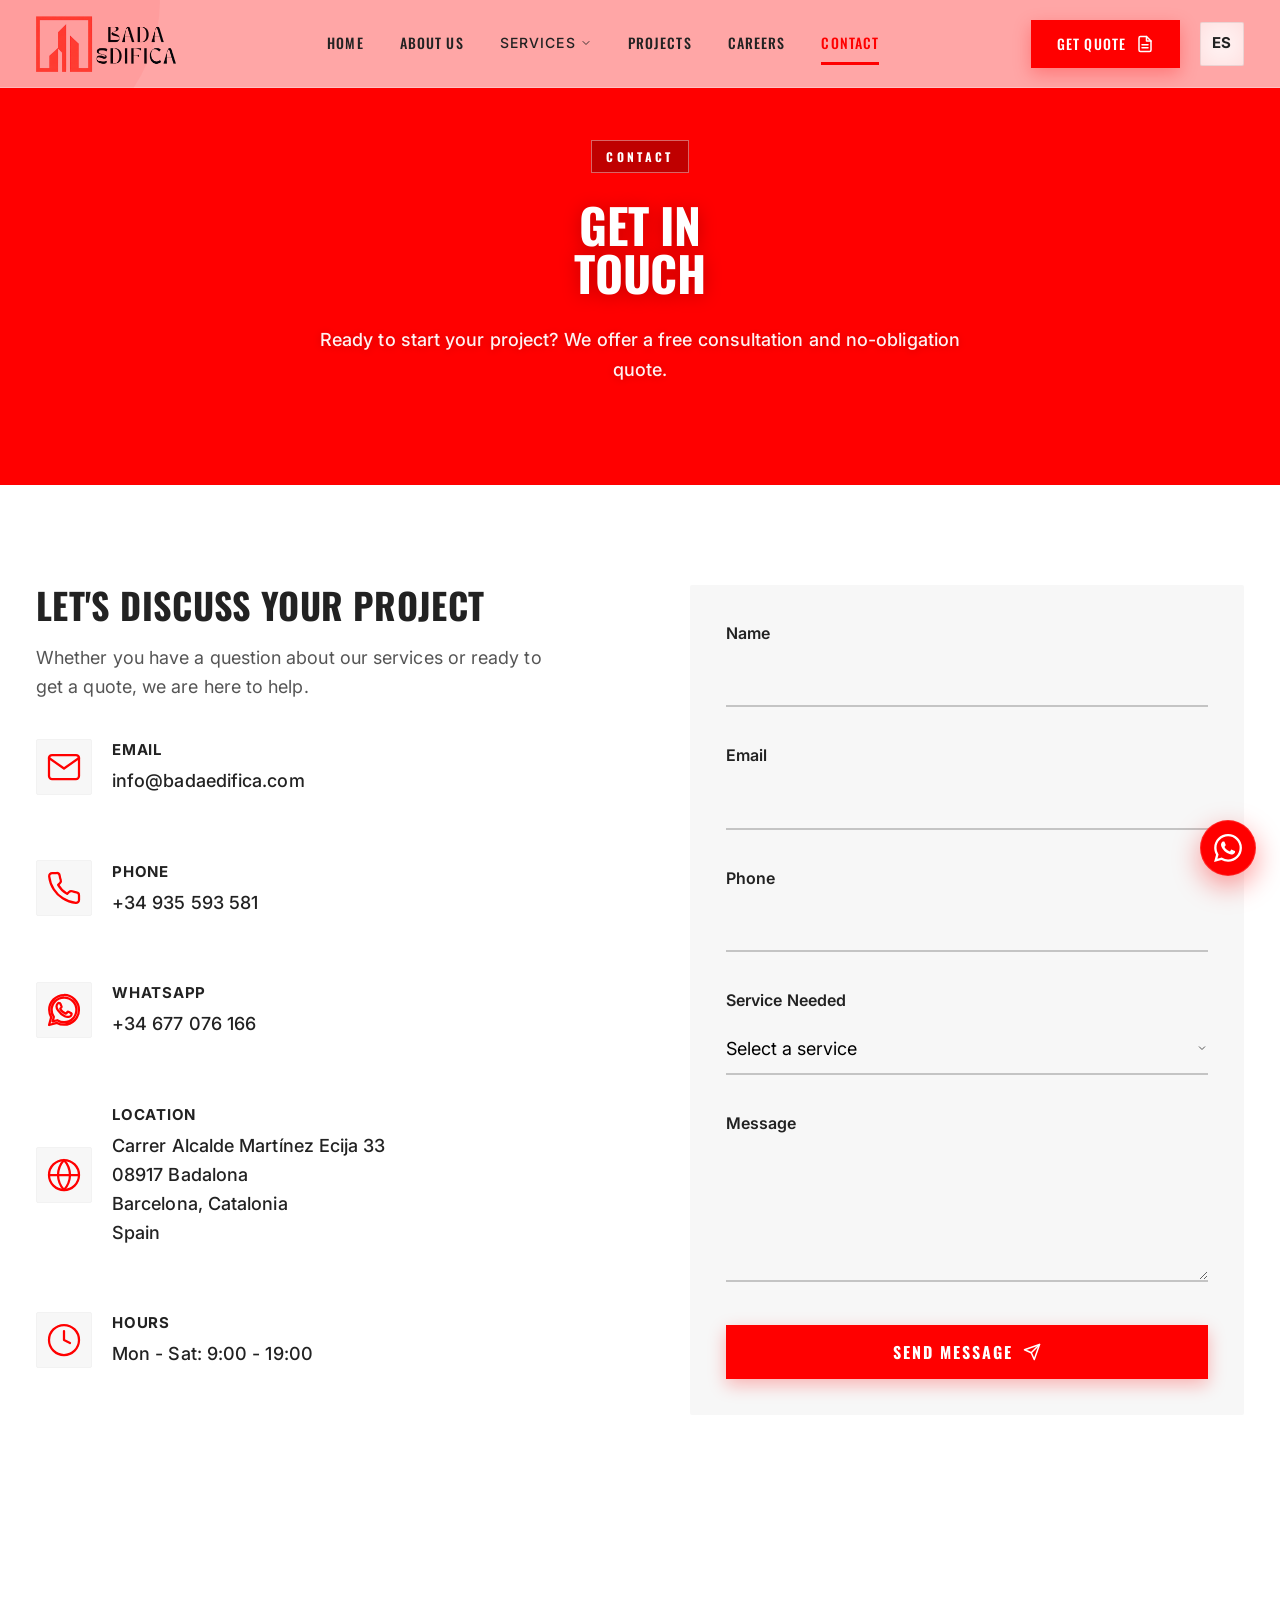
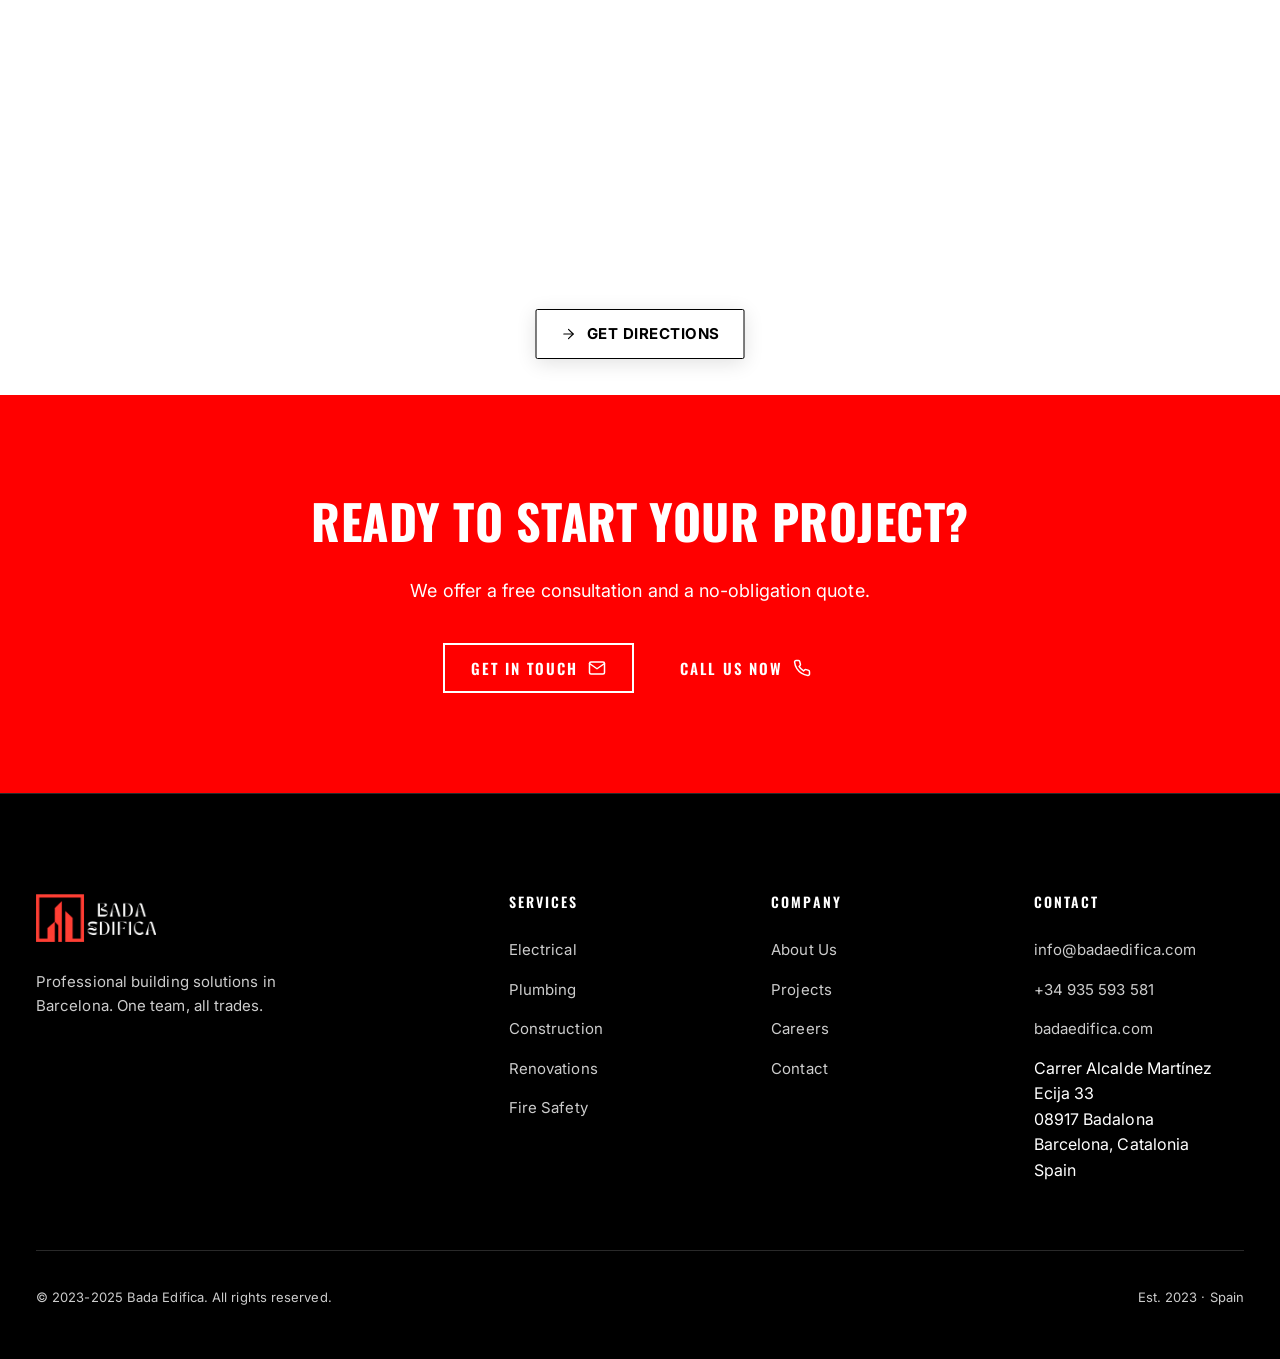
<file: contact.html>
<!DOCTYPE html>
<html lang="es">
<head>
    <meta charset="UTF-8">
    <meta name="viewport" content="width=device-width, initial-scale=1.0">
    <title>Bada Edifica | Contacto</title>
    <meta name="description" content="Contáctanos para una consulta gratuita. Bada Edifica, Barcelona. Electricidad, fontanería, construcción, reformas.">
    <link rel="stylesheet" href="css/styles.css">
    <link rel="preconnect" href="https://fonts.googleapis.com">
    <link rel="preconnect" href="https://fonts.gstatic.com" crossorigin>
    <link href="https://fonts.googleapis.com/css2?family=Oswald:wght@400;500;600;700&family=Inter:wght@400;500;600;700&display=swap" rel="stylesheet">
    <link rel="icon" type="image/png" href="public/logo/favicon.png">
    <link rel="apple-touch-icon" href="public/logo/favicon.png">
    <script src="js/translations.js"></script>
</head>
<body>
    <div id="progressBarTop" class="progress-bar-top"></div>
    <div id="cursorGlow" class="cursor-glow"></div>
    <!-- Navigation -->
    <nav class="nav" id="nav">
        <div class="nav-container">
            <a href="/" class="nav-logo">
                <img src="public/logo/logo-dark.png" alt="BADA EDIFICA" class="logo-img">
            </a>
            
            <ul class="nav-links" id="navLinks">
                <li><a href="/" data-i18n="nav.home">Inicio</a></li>
                <li><a href="about" data-i18n="nav.about">Sobre Nosotros</a></li>
                <li class="has-mega">
                    <a href="services" class="mega-link">
                        <span data-i18n="nav.services">Servicios</span>
                        <svg width="12" height="12" viewBox="0 0 24 24" fill="none" stroke="currentColor" stroke-width="2">
                            <polyline points="6 9 12 15 18 9"/>
                        </svg>
                    </a>
                    <div class="mega-menu">
                        <div class="mega-inner">
                            <div class="mega-section">
                                <h4 data-i18n="mega.plumbing">Fontanería</h4>
                                <a href="services#plumbing">
                                    <span class="mega-title" data-i18n="mega.plumbing">Fontanería Instalaciones</span>
                                    <span class="mega-desc" data-i18n="mega.plumbingDesc">Suministro y saneamiento</span>
                                </a>
                                <a href="services#plumbing">
                                    <span class="mega-title" data-i18n="mega.plumbingRepair">Reparación de Tuberías</span>
                                    <span class="mega-desc" data-i18n="mega.plumbingRepairDesc">Detección y reparación rápida</span>
                                </a>
                            </div>
                            <div class="mega-section">
                                <h4 data-i18n="mega.electrical">Electricidad</h4>
                                <a href="services#electrical">
                                    <span class="mega-title" data-i18n="mega.electrical">Instalaciones Eléctricas</span>
                                    <span class="mega-desc" data-i18n="mega.electricalDesc">Sistemas según normativa</span>
                                </a>
                                <a href="services#electrical">
                                    <span class="mega-title" data-i18n="mega.electricalUpgrade">Cuadros Eléctricos</span>
                                    <span class="mega-desc" data-i18n="mega.electricalUpgradeDesc">Actualización de cuadros</span>
                                </a>
                            </div>
                            <div class="mega-section">
                                <h4 data-i18n="mega.construction">Construcción</h4>
                                <a href="services#construction">
                                    <span class="mega-title">Nueva Construcción</span>
                                    <span class="mega-desc">Obras nuevas, acondicionamientos</span>
                                </a>
                                <a href="services#renovation">
                                    <span class="mega-title">Reformas</span>
                                    <span class="mega-desc">Remodelaciones y reformas</span>
                                </a>
                            </div>
                            <div class="mega-section">
                                <h4 data-i18n="mega.fire">Seguridad Contra Incendios</h4>
                                <a href="services#fire">
                                    <span class="mega-title">Detección de Incendios</span>
                                    <span class="mega-desc">Detectores de humo y calor</span>
                                </a>
                                <a href="services#fire">
                                    <span class="mega-title">Sistemas de Extinción</span>
                                    <span class="mega-desc">Rociadores y extinción</span>
                                </a>
                            </div>
                            <div class="mega-cta">
                                <h4 data-i18n="mega.needHelp">¿Necesita Ayuda?</h4>
                                <p data-i18n="mega.needHelpDesc">Contáctenos para una consulta gratuita</p>
                                <a href="contact" class="btn btn-primary" data-i18n="mega.getQuote"><svg width="16" height="16" viewBox="0 0 24 24" fill="none" stroke="currentColor" stroke-width="2.5" stroke-linecap="round" stroke-linejoin="round"><path d="M14 2H6a2 2 0 0 0-2 2v16a2 2 0 0 0 2 2h12a2 2 0 0 0 2-2V8z"/><polyline points="14 2 14 8 20 8"/><line x1="16" y1="13" x2="8" y2="13"/><line x1="16" y1="17" x2="8" y2="17"/></svg> Cotizar</a>
                            </div>
                        </div>
                    </div>
                </li>
                <li><a href="projects" data-i18n="nav.projects">Proyectos</a></li>
                <li><a href="career" data-i18n="nav.career">Carreras</a></li>
                <li><a href="contact" class="active" data-i18n="nav.contact">Contacto</a></li>
            </ul>
            
            <div class="nav-actions">
                <a href="contact" class="btn btn-primary nav-cta" data-i18n="nav.getQuote"><svg width="16" height="16" viewBox="0 0 24 24" fill="none" stroke="currentColor" stroke-width="2.5" stroke-linecap="round" stroke-linejoin="round"><path d="M14 2H6a2 2 0 0 0-2 2v16a2 2 0 0 0 2 2h12a2 2 0 0 0 2-2V8z"/><polyline points="14 2 14 8 20 8"/><line x1="16" y1="13" x2="8" y2="13"/><line x1="16" y1="17" x2="8" y2="17"/></svg> Cotizar</a>
                <button class="lang-toggle" id="langToggle" aria-label="Cambiar idioma">EN</button>
                <button class="menu-toggle" id="menuToggle" aria-label="Alternar menú">
                    <svg width="24" height="24" viewBox="0 0 24 24" fill="none" stroke="currentColor" stroke-width="2">
                        <line x1="3" y1="6" x2="21" y2="6"/>
                        <line x1="3" y1="12" x2="21" y2="12"/>
                        <line x1="3" y1="18" x2="21" y2="18"/>
                    </svg>
                </button>
            </div>
        </div>
        <div class="nav-backdrop" id="navBackdrop"></div>
    </nav>

    <!-- Page Header -->
    <header class="page-header">
        <div class="container">
            <span class="page-label fade-up" data-i18n="pageHeader.contact.label">Contacto</span>
            <h1 class="page-title fade-up stagger-1" data-i18n="pageHeader.contact.title">Ponte en<br>Contacto</h1>
            <p class="page-desc fade-up stagger-2" data-i18n="pageHeader.contact.desc">¿Listo para comenzar tu proyecto? Ofrecemos una consulta gratuita y presupuesto sin compromiso.</p>
        </div>
    </header>

    <!-- Contact Section -->
    <section class="section section-reveal" id="contact" style="background:#fff">
        <div class="container">
            <div class="contact-grid">
                <div class="contact-info-wrapper fade-up">
                    <h2 class="contact-heading stagger-1" data-i18n="contact.heading">Discutamos tu Proyecto</h2>
                    <p class="contact-desc stagger-2" data-i18n="contact.desc">Ya sea que tenga una pregunta sobre nuestros servicios o esté listo para obtener un presupuesto, estamos aquí para ayudar.</p>
                    
                    <div class="contact-items">
                        <div class="contact-item stagger-3">
                            <div class="contact-icon">
                                <svg width="20" height="20" viewBox="0 0 24 24" fill="none" stroke="currentColor" stroke-width="2">
                                    <path d="M4 4h16c1.1 0 2 .9 2 2v12c0 1.1-.9 2-2 2H4c-1.1 0-2-.9-2-2V6c0-1.1 .9-2 2-2z"/>
                                    <polyline points="22 6 12 13 2 6"/>
                                </svg>
                            </div>
                            <div>
                                <span class="contact-label" data-i18n="contact.emailLabel">Correo Electrónico</span>
                                <span class="contact-value" data-i18n="contact.emailValue">info@badaedifica.com</span>
                            </div>
                        </div>

                        <div class="contact-item stagger-4">
                            <div class="contact-icon">
                                <svg width="20" height="20" viewBox="0 0 24 24" fill="none" stroke="currentColor" stroke-width="2">
                                    <path d="M22 16.92v3a2 2 0 01-2.18 2 19.79 19.79 0 01-8.63-3.07 19.5 19.5 0 01-6-6 19.79 19.79 0 01-3.07-8.67A2 2 0 014.11 2h3a2 2 0 012 1.72 12.84 12.84 0 00.7 2.81 2 2 0 01-.45 2.11L8.09 9.91a16 16 0 006 6l1.27-1.27a2 2 0 012.11-.45 12.84 12.84 0 002.81.7A2 2 0 0122 16.92z"/>
                                </svg>
                            </div>
                            <div>
                                <span class="contact-label" data-i18n="contact.phoneLabel">Teléfono</span>
                                <span class="contact-value" data-i18n="contact.phoneValue">+34 935 593 581</span>
                            </div>
                        </div>

                        <div class="contact-item stagger-5">
                            <div class="contact-icon">
                                <svg width="20" height="20" viewBox="0 0 24 24" fill="currentColor" stroke="none" aria-hidden="true">
                                    <path d="M19.05 4.91A9.816 9.816 0 0 0 12.04 2c-5.46 0-9.91 4.45-9.91 9.91 0 1.75.46 3.45 1.32 4.95L2.05 22l5.25-1.38a9.9 9.9 0 0 0 4.74 1.21h.01c5.46 0 9.91-4.45 9.91-9.91 0-2.65-1.03-5.14-2.91-7.01zm-7.01 15.24h-.01a8.23 8.23 0 0 1-4.2-1.15l-.3-.18-3.12.82.83-3.04-.2-.31a8.18 8.18 0 0 1-1.26-4.38c0-4.54 3.7-8.24 8.24-8.24 2.2 0 4.27.86 5.82 2.42a8.18 8.18 0 0 1 2.41 5.83c0 4.54-3.7 8.23-8.23 8.23zm4.52-6.16c-.25-.12-1.47-.72-1.69-.81-.23-.08-.39-.12-.56.12-.16.25-.64.81-.78.97-.14.17-.29.19-.54.06-.25-.12-1.05-.39-1.99-1.23-.74-.66-1.23-1.47-1.38-1.72-.14-.25-.02-.38.11-.51.11-.11.25-.29.37-.43.12-.14.16-.25.25-.41.08-.17.04-.31-.02-.43-.06-.12-.56-1.34-.76-1.84-.2-.48-.41-.42-.56-.42-.14-.01-.31-.01-.48-.01-.17 0-.43.06-.66.31-.23.25-.86.84-.86 2.05 0 1.21.88 2.38 1 2.54.12.17 1.74 2.66 4.23 3.73.59.26 1.05.41 1.41.52.59.19 1.13.16 1.55.1.47-.07 1.47-.6 1.67-1.18.21-.58.21-1.07.14-1.18-.06-.11-.22-.17-.46-.29z"/>
                                </svg>
                            </div>
                            <a href="https://wa.me/34677076166" target="_blank" rel="noopener" class="contact-link">
                                <span class="contact-label" data-i18n="contact.whatsapp">WhatsApp</span>
                                <span class="contact-value" data-i18n="contact.whatsappValue">+34 677 076 166</span>
                            </a>
                        </div>

                        <div class="contact-item stagger-6">
                            <div class="contact-icon">
                                <svg width="20" height="20" viewBox="0 0 24 24" fill="none" stroke="currentColor" stroke-width="2">
                                    <circle cx="12" cy="12" r="10"/>
                                    <line x1="2" y1="12" x2="22" y2="12"/>
                                    <path d="M12 2a15.3 15.3 0 0 1 4 10 15.3 15.3 0 0 1-4 10 15.3 15.3 0 0 1-4-10 15.3 15.3 0 0 1 4-10z"/>
                                </svg>
                            </div>
                            <div>
                                <span class="contact-label" data-i18n="contact.locationLabel">Ubicación</span>
                                <span class="contact-value" data-i18n="contact.locationValue">Carrer Alcalde Martínez Ecija 33<br>08917 Badalona<br>Barcelona, Catalonia<br>Spain</span>
                            </div>
                        </div>

                        <div class="contact-item stagger-7">
                            <div class="contact-icon">
                                <svg width="20" height="20" viewBox="0 0 24 24" fill="none" stroke="currentColor" stroke-width="2">
                                    <circle cx="12" cy="12" r="10"/>
                                    <polyline points="12 6 12 12 16 14"/>
                                </svg>
                            </div>
                            <div>
                                <span class="contact-label" data-i18n="contact.hoursLabel">Horario</span>
                                <span class="contact-value" data-i18n="contact.hoursValue">Lun - Sáb: 9:00 - 19:00</span>
                            </div>
                        </div>
                    </div>
                </div>
                
                <div class="contact-form-wrapper fade-up stagger-1">
                    <form class="contact-form" id="contactForm" onsubmit="handleContactForm(event)">
                        <div class="form-group stagger-1">
                            <label class="form-label" for="name" data-i18n="contact.name">Nombre</label>
                            <input type="text" id="name" name="name" class="form-input" required>
                        </div>
                        
                        <div class="form-group stagger-2">
                            <label class="form-label" for="email" data-i18n="contact.email">Correo Electrónico</label>
                            <input type="email" id="email" name="email" class="form-input" required>
                        </div>
                        
                        <div class="form-group stagger-3">
                            <label class="form-label" for="phone" data-i18n="contact.phone">Teléfono</label>
                            <input type="tel" id="phone" name="phone" class="form-input">
                        </div>
                        
                        <div class="form-group stagger-4">
                            <label class="form-label" for="service" data-i18n="contact.service">Servicio Necesitado</label>
                            <select id="service" name="service" class="form-input">
                                <option value="" data-i18n="contact.serviceOptions.select">Seleccionar un servicio</option>
                                <option value="electrical" data-i18n="contact.serviceOptions.electrical">Electricidad</option>
                                <option value="plumbing" data-i18n="contact.serviceOptions.plumbing">Fontanería</option>
                                <option value="construction" data-i18n="contact.serviceOptions.construction">Construcción</option>
                                <option value="renovation" data-i18n="contact.serviceOptions.renovation">Reformas</option>
                                <option value="fire" data-i18n="contact.serviceOptions.fire">Seguridad Contra Incendios</option>
                                <option value="other" data-i18n="contact.serviceOptions.other">Otro</option>
                            </select>
                        </div>
                        
                        <div class="form-group stagger-5">
                            <label class="form-label" for="message" data-i18n="contact.message">Mensaje</label>
                            <textarea id="message" name="message" class="form-textarea" rows="5" required></textarea>
                        </div>
                        
                        <button type="submit" class="btn btn-primary stagger-6" data-i18n="contact.send"><svg width="16" height="16" viewBox="0 0 24 24" fill="none" stroke="currentColor" stroke-width="2.5" stroke-linecap="round" stroke-linejoin="round"><line x1="22" y1="2" x2="11" y2="13"/><polyline points="22 2 15 22 11 13 2 9 22 2"/></svg> Enviar Mensaje</button>
                    </form>
                    <script>
                    function handleContactForm(e) {
                        e.preventDefault();
                        const name = document.getElementById('name').value.trim();
                        const email = document.getElementById('email').value.trim();
                        const phone = document.getElementById('phone').value.trim();
                        const service = document.getElementById('service').value;
                        const message = document.getElementById('message').value.trim();
                        const serviceLabel = document.querySelector('#service option[value="' + service + '"]');
                        const serviceText = serviceLabel ? serviceLabel.textContent : 'No especificado';
                        const lang = typeof currentLang !== 'undefined' ? currentLang : 'es';
                        const subject = lang === 'es' ? 'Consulta desde Web - Bada Edifica' : 'Website Inquiry - Bada Edifica';
                        const body = lang === 'es' ? 
                            'Nuevo mensaje desde el formulario web de Bada Edifica:\n\n' +
                            'Nombre: ' + name + '\n' +
                            'Email: ' + email + '\n' +
                            'Teléfono: ' + (phone || 'No especificado') + '\n' +
                            'Servicio: ' + serviceText + '\n' +
                            'Mensaje:\n' + message :
                            'New message from Bada Edifica website form:\n\n' +
                            'Name: ' + name + '\n' +
                            'Email: ' + email + '\n' +
                            'Phone: ' + (phone || 'Not specified') + '\n' +
                            'Service: ' + serviceText + '\n' +
                            'Message:\n' + message;
                        window.location.href = 'mailto:info@badaedifica.com?subject=' + encodeURIComponent(subject) + '&body=' + encodeURIComponent(body);
                    }
                    </script>
                </div>
            </div>
        </div>
    </section>

    <!-- Map Section -->
    <section class="map-section">
        <div class="map-container">
            <iframe 
                src="https://www.openstreetmap.org/export/embed.html?bbox=2.205%2C41.443%2C2.243%2C41.467&layer=mapnik&marker=41.455204%2C2.223819" 
                width="100%" 
                height="100%" 
                frameborder="0" 
                scrolling="no" 
                marginheight="0" 
                marginwidth="0" 
                title="Ubicación Bada Edifica"
                loading="lazy">
            </iframe>
            <div class="map-overlay">
                <div class="map-pin">
                    <svg width="32" height="32" viewBox="0 0 24 24" fill="var(--color-primary)" stroke="white" stroke-width="1.5">
                        <path d="M21 10c0 7-9 13-9 13s-9-6-9-13a9 9 0 0 1 18 0z"/>
                        <circle cx="12" cy="10" r="3" fill="white"/>
                    </svg>
                </div>
                <a href="https://www.openstreetmap.org/?mlat=41.455204&mlon=2.223819#map=16/41.455204/2.223819" target="_blank" rel="noopener" class="map-directions-btn">
                    <svg width="16" height="16" viewBox="0 0 24 24" fill="none" stroke="currentColor" stroke-width="2.5" stroke-linecap="round" stroke-linejoin="round"><line x1="5" y1="12" x2="19" y2="12"/><polyline points="12 5 19 12 12 19"/></svg>
                    <span data-i18n="contact.getDirections">Cómo Llegar</span>
                </a>
            </div>
        </div>
    </section>

    <!-- CTA Section -->
    <section class="cta pattern-grid">
        <div class="container">
            <h2 class="cta-title fade-up" data-i18n="cta.title">¿Listo para Comenzar tu Proyecto?</h2>
            <p class="cta-desc fade-up stagger-1" data-i18n="cta.desc">Ofrecemos una consulta gratuita y un presupuesto sin compromiso.</p>
            <div class="cta-buttons fade-up stagger-2">
                <a href="contact" class="btn btn-outline-light" data-i18n="cta.contact"><svg width="16" height="16" viewBox="0 0 24 24" fill="none" stroke="currentColor" stroke-width="2.5" stroke-linecap="round" stroke-linejoin="round"><path d="M4 4h16c1.1 0 2 .9 2 2v12c0 1.1-.9 2-2 2H4c-1.1 0-2-.9-2-2V6c0-1.1.9-2 2-2z"/><polyline points="22 6 12 13 2 6"/></svg> Contáctanos</a>
                <a href="tel:+34935593581" class="btn btn-primary" data-i18n="cta.call"><svg width="16" height="16" viewBox="0 0 24 24" fill="none" stroke="currentColor" stroke-width="2.5" stroke-linecap="round" stroke-linejoin="round"><path d="M22 16.92v3a2 2 0 0 1-2.18 2 19.79 19.79 0 0 1-8.63-3.07 19.5 19.5 0 0 1-6-6 19.79 19.79 0 0 1-3.07-8.67A2 2 0 0 1 4.11 2h3a2 2 0 0 1 2 1.72 12.84 12.84 0 0 0 .7 2.81 2 2 0 0 1-.45 2.11L8.09 9.91a16 16 0 0 0 6 6l1.27-1.27a2 2 0 0 1 2.11-.45 12.84 12.84 0 0 0 2.81.7A2 2 0 0 1 22 16.92z"/></svg> Llámanos Ahora</a>
            </div>
        </div>
    </section>

    <!-- Footer -->
    <footer class="footer">
        <div class="container">
            <div class="footer-grid">
                <div class="footer-brand">
                    <a href="/" class="footer-logo">
                        <img src="public/logo/logo-white.png" alt="BADA EDIFICA" class="footer-logo-img">
                    </a>
                    <p class="footer-desc" data-i18n="footer.desc">Soluciones profesionales de construcción en Barcelona. Un equipo, todos los oficios.</p>
                </div>
                
                <div class="footer-col">
                    <h4 class="footer-title" data-i18n="footer.services">Servicios</h4>
                    <ul class="footer-links">
                        <li><a href="services" data-i18n="footer.electrical">Electricidad</a></li>
                        <li><a href="services" data-i18n="footer.plumbing">Fontanería</a></li>
                        <li><a href="services" data-i18n="footer.construction">Construcción</a></li>
                        <li><a href="services" data-i18n="footer.renovation">Reformas</a></li>
                        <li><a href="services" data-i18n="footer.fire">Seguridad Contra Incendios</a></li>
                    </ul>
                </div>
                
                <div class="footer-col">
                    <h4 class="footer-title" data-i18n="footer.company">Empresa</h4>
                    <ul class="footer-links">
                        <li><a href="about" data-i18n="footer.about">Sobre Nosotros</a></li>
                        <li><a href="projects" data-i18n="footer.projects">Proyectos</a></li>
                        <li><a href="career" data-i18n="nav.career">Carreras</a></li>
                        <li><a href="contact" data-i18n="footer.contact">Contacto</a></li>
                    </ul>
                </div>
                
                <div class="footer-col">
                    <h4 class="footer-title" data-i18n="footer.contactTitle">Contacto</h4>
                    <ul class="footer-links">
                        <li><a href="mailto:info@badaedifica.com" data-i18n="footer.email">info@badaedifica.com</a></li>
                        <li><a href="tel:+34935593581" data-i18n="footer.phone">+34 935 593 581</a></li>
                        <li><a href="https://badaedifica.com" data-i18n="footer.website">badaedifica.com</a></li>
                        <li data-i18n="footer.location">Carrer Alcalde Martínez Ecija 33<br>08917 Badalona<br>Barcelona, Catalonia<br>Spain</li>
                    </ul>
                </div>
            </div>
            
            <div class="footer-bottom">
                <span data-i18n="footer.copyright">© 2023-2025 Bada Edifica. Todos los derechos reservados.</span>
                <span data-i18n="footer.est">Fundada en 2023 · España</span>
            </div>
        </div>
    </footer>

    <a href="https://wa.me/34677076166" target="_blank" rel="noopener" class="whatsapp-float" aria-label="WhatsApp">
        <svg viewBox="0 0 24 24" fill="white">
            <path d="M17.472 14.382c-.297-.149-1.758-.867-2.03-.967-.273-.099-.471-.148-.67.15-.197.297-.767.966-.94 1.164-.173.199-.347.223-.644.075-.297-.15-1.255-.463-2.39-1.475-.883-.788-1.48-1.761-1.653-2.059-.173-.297-.018-.458.13-.606.134-.133.298-.347.446-.52.149-.174.198-.298.298-.497.099-.198.05-.371-.025-.52-.075-.149-.669-1.612-.916-2.207-.242-.579-.487-.5-.669-.51-.173-.008-.371-.01-.57-.01-.198 0-.52.074-.792.372-.272.297-1.04 1.016-1.04 2.479 0 1.462 1.065 2.875 1.213 3.074.149.198 2.096 3.2 5.077 4.487.709.306 1.262.489 1.694.625.712.227 1.36.195 1.871.118.571-.085 1.758-.719 2.006-1.413.248-.694.248-1.289.173-1.413-.074-.124-.272-.198-.57-.347m-5.421 7.403h-.004a9.87 9.87 0 01-5.031-1.378l-.361-.214-3.741.982.998-3.648-.235-.374a9.86 9.86 0 01-1.51-5.26c.001-5.45 4.436-9.884 9.888-9.884 2.64 0 5.122 1.03 6.988 2.898a9.825 9.825 0 012.893 6.994c-.003 5.45-4.437 9.884-9.885 9.884m8.413-18.297A11.815 11.815 0 0012.05 0C5.495 0 .16 5.335.157 11.892c0 2.096.547 4.142 1.588 5.945L.057 24l6.305-1.654a11.882 11.882 0 005.683 1.448h.005c6.554 0 11.89-5.335 11.893-11.893a11.821 11.821 0 00-3.48-8.413z"/>
        </svg>
    </a>

    <script src="js/main.js"></script>
</body>
</html>
</file>
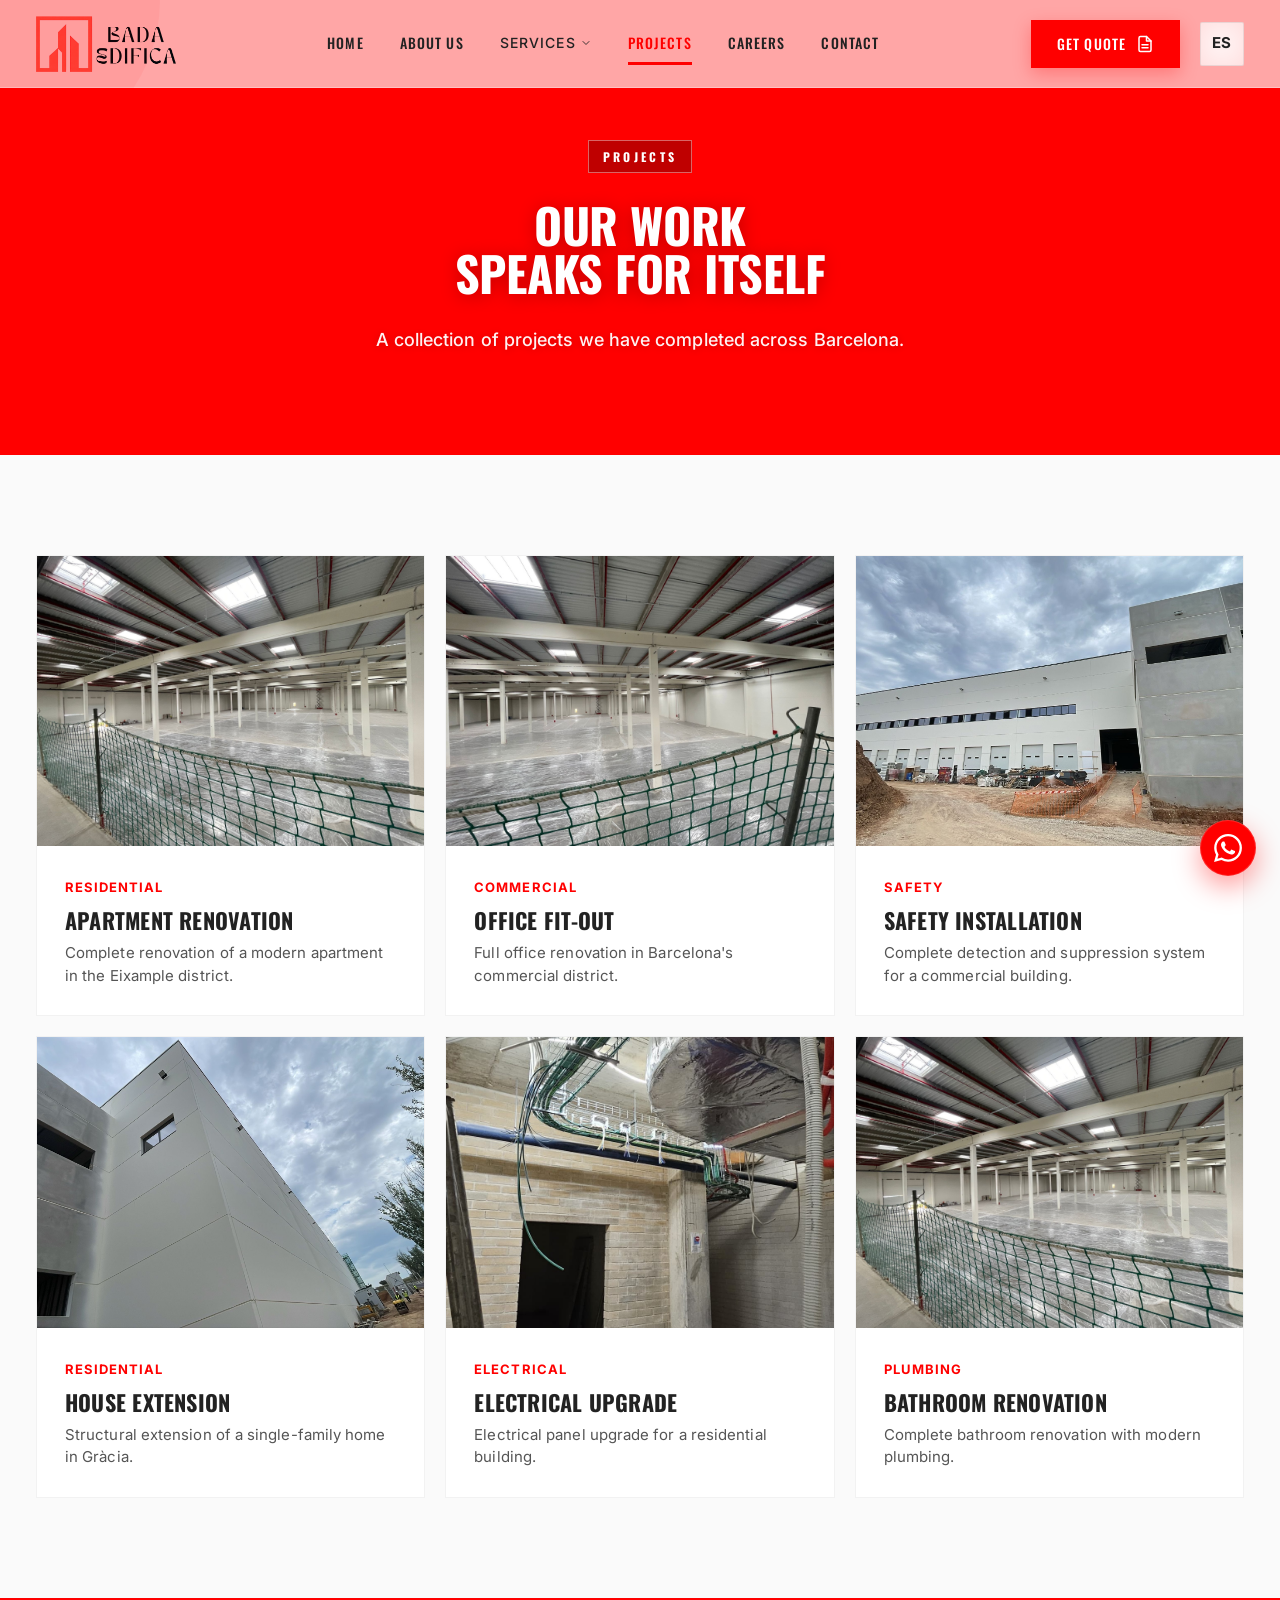
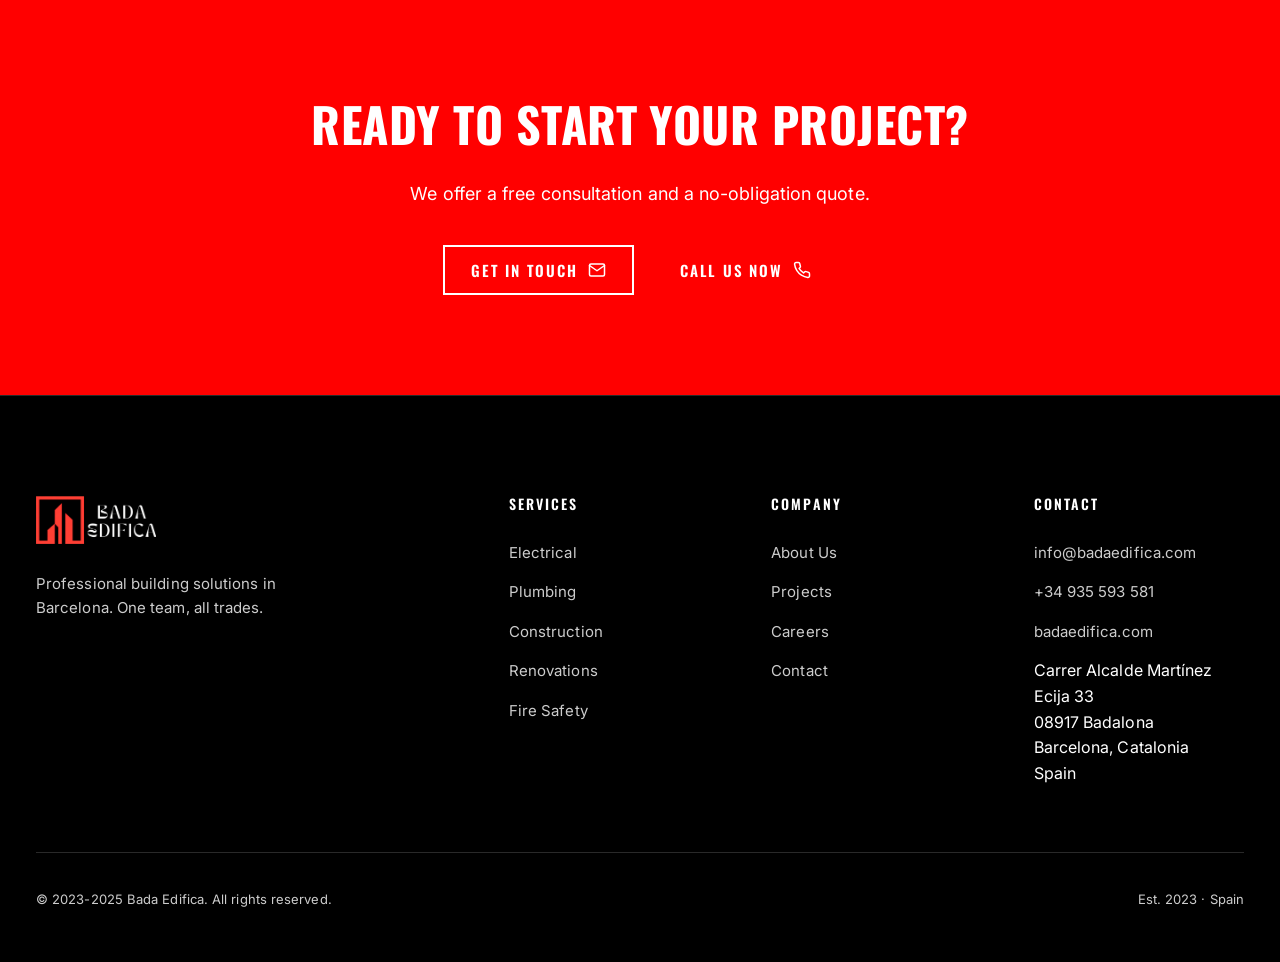
<file: projects.html>
<!DOCTYPE html>
<html lang="es">
<head>
    <meta charset="UTF-8">
    <meta name="viewport" content="width=device-width, initial-scale=1.0">
    <title>Bada Edifica | Proyectos</title>
    <meta name="description" content="Explora nuestro portafolio de proyectos completados en Barcelona. Electricidad, fontanería, construcción, reformas.">
    <link rel="stylesheet" href="css/styles.css">
    <link rel="preconnect" href="https://fonts.googleapis.com">
    <link rel="preconnect" href="https://fonts.gstatic.com" crossorigin>
    <link href="https://fonts.googleapis.com/css2?family=Oswald:wght@400;500;600;700&family=Inter:wght@400;500;600;700&display=swap" rel="stylesheet">
    <link rel="icon" type="image/png" href="public/logo/favicon.png">
    <link rel="apple-touch-icon" href="public/logo/favicon.png">
    <script src="js/translations.js"></script>
</head>
<body>
    <div id="progressBarTop" class="progress-bar-top"></div>
    <div id="cursorGlow" class="cursor-glow"></div>
    <!-- Navigation -->
    <nav class="nav" id="nav">
        <div class="nav-container">
            <a href="/" class="nav-logo">
                <img src="public/logo/logo-dark.png" alt="BADA EDIFICA" class="logo-img">
            </a>
            
            <ul class="nav-links" id="navLinks">
                <li><a href="/" data-i18n="nav.home">Inicio</a></li>
                <li><a href="about" data-i18n="nav.about">Sobre Nosotros</a></li>
                <li class="has-mega">
                    <a href="services" class="mega-link">
                        <span data-i18n="nav.services">Servicios</span>
                        <svg width="12" height="12" viewBox="0 0 24 24" fill="none" stroke="currentColor" stroke-width="2">
                            <polyline points="6 9 12 15 18 9"/>
                        </svg>
                    </a>
                    <div class="mega-menu">
                        <div class="mega-inner">
                            <div class="mega-section">
                                <h4 data-i18n="mega.plumbing">Fontanería</h4>
                                <a href="services#plumbing">
                                    <span class="mega-title" data-i18n="mega.plumbing">Fontanería Instalaciones</span>
                                    <span class="mega-desc" data-i18n="mega.plumbingDesc">Suministro y saneamiento</span>
                                </a>
                                <a href="services#plumbing">
                                    <span class="mega-title" data-i18n="mega.plumbingRepair">Reparación de Tuberías</span>
                                    <span class="mega-desc" data-i18n="mega.plumbingRepairDesc">Detección y reparación rápida</span>
                                </a>
                            </div>
                            <div class="mega-section">
                                <h4 data-i18n="mega.electrical">Electricidad</h4>
                                <a href="services#electrical">
                                    <span class="mega-title" data-i18n="mega.electrical">Instalaciones Eléctricas</span>
                                    <span class="mega-desc" data-i18n="mega.electricalDesc">Sistemas según normativa</span>
                                </a>
                                <a href="services#electrical">
                                    <span class="mega-title" data-i18n="mega.electricalUpgrade">Cuadros Eléctricos</span>
                                    <span class="mega-desc" data-i18n="mega.electricalUpgradeDesc">Actualización de cuadros</span>
                                </a>
                            </div>
                            <div class="mega-section">
                                <h4 data-i18n="mega.construction">Construcción</h4>
                                <a href="services#construction">
                                    <span class="mega-title">Nueva Construcción</span>
                                    <span class="mega-desc">Obras nuevas, acondicionamientos</span>
                                </a>
                                <a href="services#renovation">
                                    <span class="mega-title">Reformas</span>
                                    <span class="mega-desc">Remodelaciones y reformas</span>
                                </a>
                            </div>
                            <div class="mega-section">
                                <h4 data-i18n="mega.fire">Seguridad Contra Incendios</h4>
                                <a href="services#fire">
                                    <span class="mega-title">Detección de Incendios</span>
                                    <span class="mega-desc">Detectores de humo y calor</span>
                                </a>
                                <a href="services#fire">
                                    <span class="mega-title">Sistemas de Extinción</span>
                                    <span class="mega-desc">Rociadores y extinción</span>
                                </a>
                            </div>
                            <div class="mega-cta">
                                <h4 data-i18n="mega.needHelp">¿Necesita Ayuda?</h4>
                                <p data-i18n="mega.needHelpDesc">Contáctenos para una consulta gratuita</p>
                                <a href="contact" class="btn btn-primary" data-i18n="mega.getQuote"><svg width="16" height="16" viewBox="0 0 24 24" fill="none" stroke="currentColor" stroke-width="2.5" stroke-linecap="round" stroke-linejoin="round"><path d="M14 2H6a2 2 0 0 0-2 2v16a2 2 0 0 0 2 2h12a2 2 0 0 0 2-2V8z"/><polyline points="14 2 14 8 20 8"/><line x1="16" y1="13" x2="8" y2="13"/><line x1="16" y1="17" x2="8" y2="17"/></svg> Cotizar</a>
                            </div>
                        </div>
                    </div>
                </li>
                <li><a href="projects" class="active" data-i18n="nav.projects">Proyectos</a></li>
                <li><a href="career" data-i18n="nav.career">Carreras</a></li>
                <li><a href="contact" data-i18n="nav.contact">Contacto</a></li>
            </ul>
            
            <div class="nav-actions">
                <a href="contact" class="btn btn-primary nav-cta" data-i18n="nav.getQuote"><svg width="16" height="16" viewBox="0 0 24 24" fill="none" stroke="currentColor" stroke-width="2.5" stroke-linecap="round" stroke-linejoin="round"><path d="M14 2H6a2 2 0 0 0-2 2v16a2 2 0 0 0 2 2h12a2 2 0 0 0 2-2V8z"/><polyline points="14 2 14 8 20 8"/><line x1="16" y1="13" x2="8" y2="13"/><line x1="16" y1="17" x2="8" y2="17"/></svg> Cotizar</a>
                <button class="lang-toggle" id="langToggle" aria-label="Cambiar idioma">EN</button>
                <button class="menu-toggle" id="menuToggle" aria-label="Alternar menú">
                    <svg width="24" height="24" viewBox="0 0 24 24" fill="none" stroke="currentColor" stroke-width="2">
                        <line x1="3" y1="6" x2="21" y2="6"/>
                        <line x1="3" y1="12" x2="21" y2="12"/>
                        <line x1="3" y1="18" x2="21" y2="18"/>
                    </svg>
                </button>
            </div>
        </div>
        <div class="nav-backdrop" id="navBackdrop"></div>
    </nav>

    <!-- Page Header -->
    <header class="page-header">
        <div class="container">
            <span class="page-label fade-up" data-i18n="pageHeader.projects.label">Proyectos</span>
            <h1 class="page-title fade-up stagger-1" data-i18n="pageHeader.projects.title">Nuestro Trabajo<br>Habla por Sí Solo</h1>
            <p class="page-desc fade-up stagger-2" data-i18n="pageHeader.projects.desc">Una colección de proyectos que hemos completado en Barcelona.</p>
        </div>
    </header>

    <!-- Projects Grid -->
    <section class="section section-reveal" id="projects" style="background:#fafafa">
        <div class="container">
            <div class="projects-grid fade-up">
                <div class="project-card fade-up stagger-1">
                    <div class="project-image">
                        <img src="public/images/slide1.jpg" alt="Proyecto 1" loading="lazy">
                    </div>
                    <div class="project-info">
                        <span class="project-category" data-i18n="projects.card1.category">Residencial</span>
                        <h3 class="project-title" data-i18n="projects.card1.title">Reforma de Apartamento</h3>
                        <p class="project-desc" data-i18n="projects.card1.desc">Reforma completa de un apartamento moderno en el distrito Eixample.</p>
                    </div>
                </div>
                
                <div class="project-card fade-up stagger-2">
                    <div class="project-image">
                        <img src="public/images/slide2.jpg" alt="Proyecto 2" loading="lazy">
                    </div>
                    <div class="project-info">
                        <span class="project-category" data-i18n="projects.card2.category">Comercial</span>
                        <h3 class="project-title" data-i18n="projects.card2.title">Acondicionamiento de Oficinas</h3>
                        <p class="project-desc" data-i18n="projects.card2.desc">Reforma completa de oficinas en el distrito comercial de Barcelona.</p>
                    </div>
                </div>
                
                <div class="project-card fade-up stagger-3">
                    <div class="project-image">
                        <img src="public/images/slide3.jpg" alt="Proyecto 3" loading="lazy">
                    </div>
                    <div class="project-info">
                        <span class="project-category" data-i18n="projects.card3.category">Seguridad</span>
                        <h3 class="project-title" data-i18n="projects.card3.title">Instalación de Seguridad</h3>
                        <p class="project-desc" data-i18n="projects.card3.desc">Sistema completo de detección y extinción para edificio comercial.</p>
                    </div>
                </div>
                
                <div class="project-card fade-up stagger-4">
                    <div class="project-image">
                        <img src="public/images/slide4.jpg" alt="Proyecto 4" loading="lazy">
                    </div>
                    <div class="project-info">
                        <span class="project-category" data-i18n="projects.card4.category">Residencial</span>
                        <h3 class="project-title" data-i18n="projects.card4.title">Extensión de Casa</h3>
                        <p class="project-desc" data-i18n="projects.card4.desc">Extensión estructural de una casa unifamiliar en Gràcia.</p>
                    </div>
                </div>
                
                <div class="project-card fade-up stagger-5">
                    <div class="project-image">
                        <img src="public/images/slide5.jpg" alt="Proyecto 5" loading="lazy">
                    </div>
                    <div class="project-info">
                        <span class="project-category" data-i18n="projects.card5.category">Electricidad</span>
                        <h3 class="project-title" data-i18n="projects.card5.title">Actualización Eléctrica</h3>
                        <p class="project-desc" data-i18n="projects.card5.desc">Actualización de cuadros eléctricos para edificio residencial.</p>
                    </div>
                </div>
                
                <div class="project-card fade-up stagger-6">
                    <div class="project-image">
                        <img src="public/images/slide1.jpg" alt="Proyecto 6" loading="lazy">
                    </div>
                    <div class="project-info">
                        <span class="project-category" data-i18n="projects.card6.category">Fontanería</span>
                        <h3 class="project-title" data-i18n="projects.card6.title">Reforma de Baño</h3>
                        <p class="project-desc" data-i18n="projects.card6.desc">Reforma completa de baño con fontanería moderna.</p>
                    </div>
                </div>
            </div>
        </div>
    </section>

    <!-- CTA Section -->
    <section class="cta pattern-grid section-reveal">
        <div class="container">
            <h2 class="cta-title fade-up" data-i18n="cta.title">¿Listo para Comenzar tu Proyecto?</h2>
            <p class="cta-desc fade-up stagger-1" data-i18n="cta.desc">Ofrecemos una consulta gratuita y un presupuesto sin compromiso.</p>
            <div class="cta-buttons fade-up stagger-2">
                <a href="contact" class="btn btn-outline-light" data-i18n="cta.contact"><svg width="16" height="16" viewBox="0 0 24 24" fill="none" stroke="currentColor" stroke-width="2.5" stroke-linecap="round" stroke-linejoin="round"><path d="M4 4h16c1.1 0 2 .9 2 2v12c0 1.1-.9 2-2 2H4c-1.1 0-2-.9-2-2V6c0-1.1.9-2 2-2z"/><polyline points="22 6 12 13 2 6"/></svg> Contáctanos</a>
                <a href="tel:+34935593581" class="btn btn-primary" data-i18n="cta.call"><svg width="16" height="16" viewBox="0 0 24 24" fill="none" stroke="currentColor" stroke-width="2.5" stroke-linecap="round" stroke-linejoin="round"><path d="M22 16.92v3a2 2 0 0 1-2.18 2 19.79 19.79 0 0 1-8.63-3.07 19.5 19.5 0 0 1-6-6 19.79 19.79 0 0 1-3.07-8.67A2 2 0 0 1 4.11 2h3a2 2 0 0 1 2 1.72 12.84 12.84 0 0 0 .7 2.81 2 2 0 0 1-.45 2.11L8.09 9.91a16 16 0 0 0 6 6l1.27-1.27a2 2 0 0 1 2.11-.45 12.84 12.84 0 0 0 2.81.7A2 2 0 0 1 22 16.92z"/></svg> Llámanos Ahora</a>
            </div>
        </div>
    </section>

    <!-- Footer -->
    <footer class="footer">
        <div class="container">
            <div class="footer-grid">
                <div class="footer-brand">
                    <a href="/" class="footer-logo">
                        <img src="public/logo/logo-white.png" alt="BADA EDIFICA" class="footer-logo-img" loading="lazy">
                    </a>
                    <p class="footer-desc" data-i18n="footer.desc">Soluciones profesionales de construcción en Barcelona. Un equipo, todos los oficios.</p>
                </div>
                
                <div class="footer-col">
                    <h4 class="footer-title" data-i18n="footer.services">Servicios</h4>
                    <ul class="footer-links">
                        <li><a href="services" data-i18n="footer.electrical">Electricidad</a></li>
                        <li><a href="services" data-i18n="footer.plumbing">Fontanería</a></li>
                        <li><a href="services" data-i18n="footer.construction">Construcción</a></li>
                        <li><a href="services" data-i18n="footer.renovation">Reformas</a></li>
                        <li><a href="services" data-i18n="footer.fire">Seguridad Contra Incendios</a></li>
                    </ul>
                </div>
                
                <div class="footer-col">
                    <h4 class="footer-title" data-i18n="footer.company">Empresa</h4>
                    <ul class="footer-links">
                        <li><a href="about" data-i18n="footer.about">Sobre Nosotros</a></li>
                        <li><a href="projects" data-i18n="footer.projects">Proyectos</a></li>
                        <li><a href="career" data-i18n="nav.career">Carreras</a></li>
                        <li><a href="contact" data-i18n="footer.contact">Contacto</a></li>
                    </ul>
                </div>
                
                <div class="footer-col">
                    <h4 class="footer-title" data-i18n="footer.contactTitle">Contacto</h4>
                    <ul class="footer-links">
                        <li><a href="mailto:info@badaedifica.com" data-i18n="footer.email">info@badaedifica.com</a></li>
                        <li><a href="tel:+34935593581" data-i18n="footer.phone">+34 935 593 581</a></li>
                        <li><a href="https://badaedifica.com" data-i18n="footer.website">badaedifica.com</a></li>
                        <li data-i18n="footer.location">Carrer Alcalde Martínez Ecija 33<br>08917 Badalona<br>Barcelona, Catalonia<br>Spain</li>
                    </ul>
                </div>
            </div>
            
            <div class="footer-bottom">
                <span data-i18n="footer.copyright">© 2023-2025 Bada Edifica. Todos los derechos reservados.</span>
                <span data-i18n="footer.est">Fundada en 2023 · España</span>
            </div>
        </div>
    </footer>

    <a href="https://wa.me/34677076166" target="_blank" rel="noopener" class="whatsapp-float" aria-label="WhatsApp">
        <svg viewBox="0 0 24 24" fill="white">
            <path d="M17.472 14.382c-.297-.149-1.758-.867-2.03-.967-.273-.099-.471-.148-.67.15-.197.297-.767.966-.94 1.164-.173.199-.347.223-.644.075-.297-.15-1.255-.463-2.39-1.475-.883-.788-1.48-1.761-1.653-2.059-.173-.297-.018-.458.13-.606.134-.133.298-.347.446-.52.149-.174.198-.298.298-.497.099-.198.05-.371-.025-.52-.075-.149-.669-1.612-.916-2.207-.242-.579-.487-.5-.669-.51-.173-.008-.371-.01-.57-.01-.198 0-.52.074-.792.372-.272.297-1.04 1.016-1.04 2.479 0 1.462 1.065 2.875 1.213 3.074.149.198 2.096 3.2 5.077 4.487.709.306 1.262.489 1.694.625.712.227 1.36.195 1.871.118.571-.085 1.758-.719 2.006-1.413.248-.694.248-1.289.173-1.413-.074-.124-.272-.198-.57-.347m-5.421 7.403h-.004a9.87 9.87 0 01-5.031-1.378l-.361-.214-3.741.982.998-3.648-.235-.374a9.86 9.86 0 01-1.51-5.26c.001-5.45 4.436-9.884 9.888-9.884 2.64 0 5.122 1.03 6.988 2.898a9.825 9.825 0 012.893 6.994c-.003 5.45-4.437 9.884-9.885 9.884m8.413-18.297A11.815 11.815 0 0012.05 0C5.495 0 .16 5.335.157 11.892c0 2.096.547 4.142 1.588 5.945L.057 24l6.305-1.654a11.882 11.882 0 005.683 1.448h.005c6.554 0 11.89-5.335 11.893-11.893a11.821 11.821 0 00-3.48-8.413z"/>
        </svg>
    </a>

    <script src="js/main.js"></script>
</body>
</html>
</file>
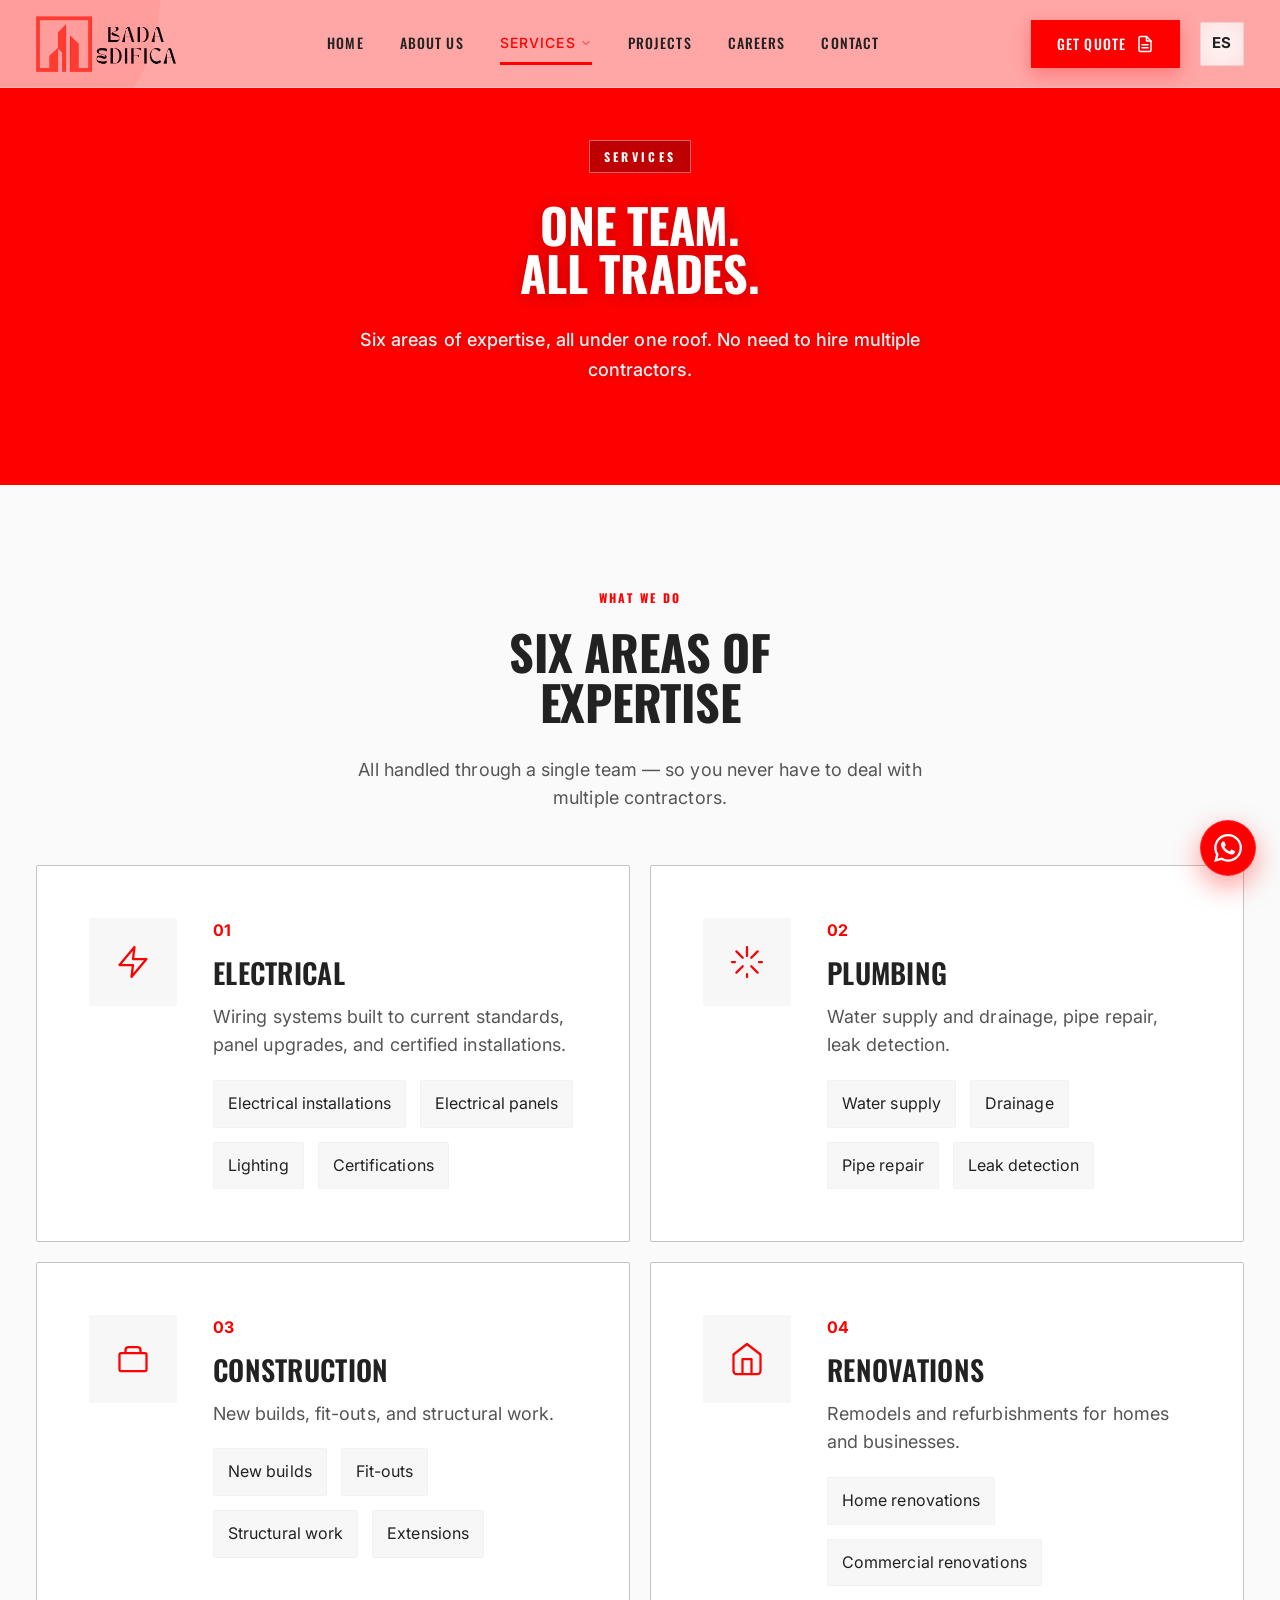
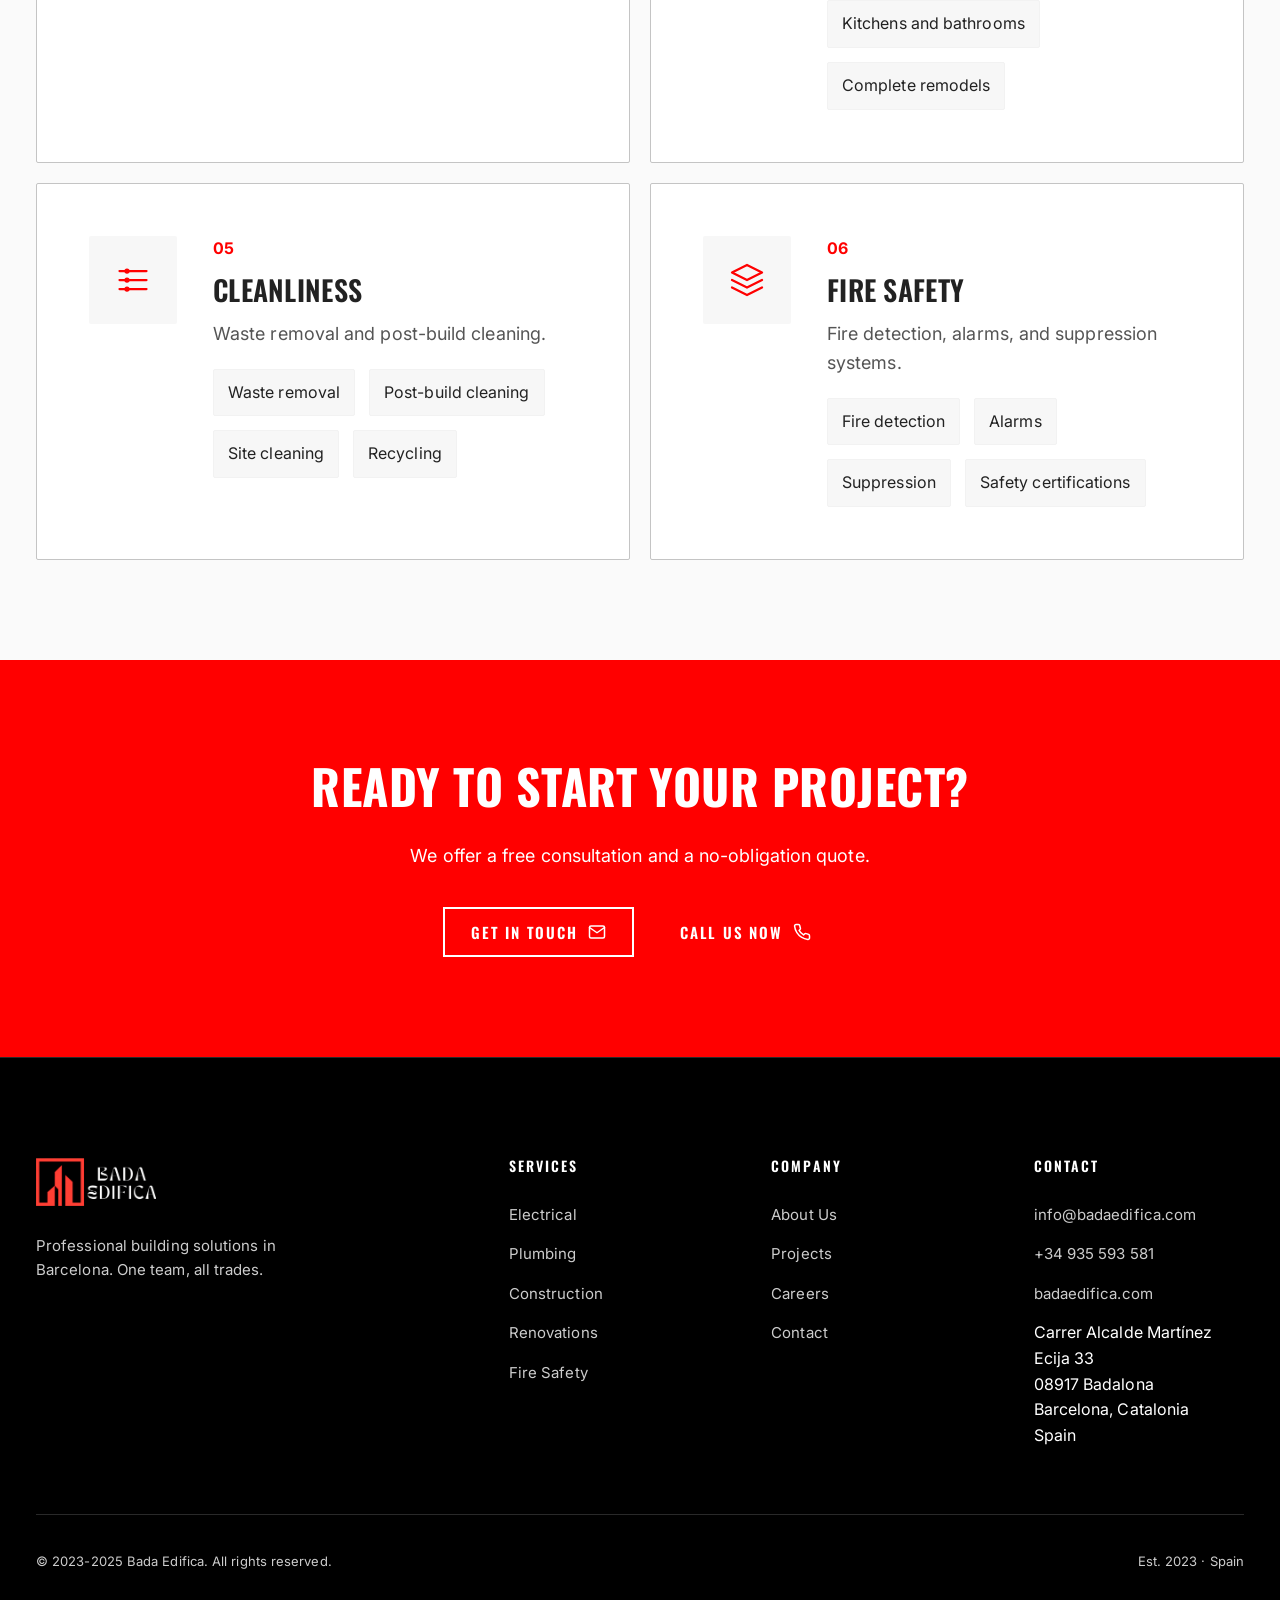
<file: services.html>
<!DOCTYPE html>
<html lang="es">
<head>
    <meta charset="UTF-8">
    <meta name="viewport" content="width=device-width, initial-scale=1.0">
    <title>Bada Edifica | Servicios</title>
    <meta name="description" content="Seis áreas de experiencia de Bada Edifica. Electricidad, fontanería, construcción, reformas, seguridad contra incendios. Un equipo, todos los oficios.">
    <link rel="stylesheet" href="css/styles.css">
    <link rel="preconnect" href="https://fonts.googleapis.com">
    <link rel="preconnect" href="https://fonts.gstatic.com" crossorigin>
    <link href="https://fonts.googleapis.com/css2?family=Oswald:wght@400;500;600;700&family=Inter:wght@400;500;600;700&display=swap" rel="stylesheet">
    <link rel="icon" type="image/png" href="public/logo/favicon.png">
    <link rel="apple-touch-icon" href="public/logo/favicon.png">
    <script src="js/translations.js"></script>
</head>
<body>
    <div id="progressBarTop" class="progress-bar-top"></div>
    <div id="cursorGlow" class="cursor-glow"></div>
    <!-- Navigation -->
    <nav class="nav" id="nav">
        <div class="nav-container">
            <a href="/" class="nav-logo">
                <img src="public/logo/logo-dark.png" alt="BADA EDIFICA" class="logo-img">
            </a>
            
            <ul class="nav-links" id="navLinks">
                <li><a href="/" data-i18n="nav.home">Inicio</a></li>
                <li><a href="about" data-i18n="nav.about">Sobre Nosotros</a></li>
                <li class="has-mega">
                    <a href="services" class="mega-link active">
                        <span data-i18n="nav.services">Servicios</span>
                        <svg width="12" height="12" viewBox="0 0 24 24" fill="none" stroke="currentColor" stroke-width="2">
                            <polyline points="6 9 12 15 18 9"/>
                        </svg>
                    </a>
                    <div class="mega-menu">
                        <div class="mega-inner">
                            <div class="mega-section">
                                <h4 data-i18n="mega.plumbing">Fontanería</h4>
                                <a href="services#plumbing">
                                    <span class="mega-title" data-i18n="mega.plumbing">Fontanería Instalaciones</span>
                                    <span class="mega-desc" data-i18n="mega.plumbingDesc">Suministro y saneamiento</span>
                                </a>
                                <a href="services#plumbing">
                                    <span class="mega-title" data-i18n="mega.plumbingRepair">Reparación de Tuberías</span>
                                    <span class="mega-desc" data-i18n="mega.plumbingRepairDesc">Detección y reparación rápida</span>
                                </a>
                            </div>
                            <div class="mega-section">
                                <h4 data-i18n="mega.electrical">Electricidad</h4>
                                <a href="services#electrical">
                                    <span class="mega-title" data-i18n="mega.electrical">Instalaciones Eléctricas</span>
                                    <span class="mega-desc" data-i18n="mega.electricalDesc">Sistemas según normativa</span>
                                </a>
                                <a href="services#electrical">
                                    <span class="mega-title" data-i18n="mega.electricalUpgrade">Cuadros Eléctricos</span>
                                    <span class="mega-desc" data-i18n="mega.electricalUpgradeDesc">Actualización de cuadros</span>
                                </a>
                            </div>
                            <div class="mega-section">
                                <h4 data-i18n="mega.construction">Construcción</h4>
                                <a href="services#construction">
                                    <span class="mega-title" data-i18n="mega.construction">Nueva Construcción</span>
                                    <span class="mega-desc" data-i18n="mega.constructionDesc">Obras nuevas, acondicionamientos</span>
                                </a>
                                <a href="services#renovation">
                                    <span class="mega-title" data-i18n="mega.renovation">Reformas</span>
                                    <span class="mega-desc" data-i18n="mega.renovationDesc">Remodelaciones y reformas</span>
                                </a>
                            </div>
                            <div class="mega-section">
                                <h4 data-i18n="mega.fire">Seguridad Contra Incendios</h4>
                                <a href="services#fire">
                                    <span class="mega-title" data-i18n="mega.fireDetection">Detección de Incendios</span>
                                    <span class="mega-desc" data-i18n="mega.fireDetectionDesc">Detectores de humo y calor</span>
                                </a>
                                <a href="services#fire">
                                    <span class="mega-title" data-i18n="mega.fireSuppression">Sistemas de Extinción</span>
                                    <span class="mega-desc" data-i18n="mega.fireSuppressionDesc">Rociadores y extinción</span>
                                </a>
                            </div>
                            <div class="mega-cta">
                                <h4 data-i18n="mega.needHelp">¿Necesita Ayuda?</h4>
                                <p data-i18n="mega.needHelpDesc">Contáctenos para una consulta gratuita</p>
                                <a href="contact" class="btn btn-primary" data-i18n="mega.getQuote"><svg width="16" height="16" viewBox="0 0 24 24" fill="none" stroke="currentColor" stroke-width="2.5" stroke-linecap="round" stroke-linejoin="round"><path d="M14 2H6a2 2 0 0 0-2 2v16a2 2 0 0 0 2 2h12a2 2 0 0 0 2-2V8z"/><polyline points="14 2 14 8 20 8"/><line x1="16" y1="13" x2="8" y2="13"/><line x1="16" y1="17" x2="8" y2="17"/></svg> Cotizar</a>
                            </div>
                        </div>
                    </div>
                </li>
                <li><a href="projects" data-i18n="nav.projects">Proyectos</a></li>
                <li><a href="career" data-i18n="nav.career">Carreras</a></li>
                <li><a href="contact" data-i18n="nav.contact">Contacto</a></li>
            </ul>
            
            <div class="nav-actions">
                <a href="contact" class="btn btn-primary nav-cta" data-i18n="nav.getQuote"><svg width="16" height="16" viewBox="0 0 24 24" fill="none" stroke="currentColor" stroke-width="2.5" stroke-linecap="round" stroke-linejoin="round"><path d="M14 2H6a2 2 0 0 0-2 2v16a2 2 0 0 0 2 2h12a2 2 0 0 0 2-2V8z"/><polyline points="14 2 14 8 20 8"/><line x1="16" y1="13" x2="8" y2="13"/><line x1="16" y1="17" x2="8" y2="17"/></svg> Cotizar</a>
                <button class="lang-toggle" id="langToggle" aria-label="Cambiar idioma">EN</button>
                <button class="menu-toggle" id="menuToggle" aria-label="Alternar menú">
                    <svg width="24" height="24" viewBox="0 0 24 24" fill="none" stroke="currentColor" stroke-width="2">
                        <line x1="3" y1="6" x2="21" y2="6"/>
                        <line x1="3" y1="12" x2="21" y2="12"/>
                        <line x1="3" y1="18" x2="21" y2="18"/>
                    </svg>
                </button>
            </div>
        </div>
        <div class="nav-backdrop" id="navBackdrop"></div>
    </nav>

    <!-- Page Header -->
    <header class="page-header">
        <div class="container">
            <span class="page-label fade-up" data-i18n="pageHeader.services.label">Servicios</span>
            <h1 class="page-title fade-up stagger-1" data-i18n="pageHeader.services.title">Un Equipo.<br>Todos los Oficios.</h1>
            <p class="page-desc fade-up stagger-2" data-i18n="pageHeader.services.desc">Seis áreas de experiencia, todo bajo un mismo techo. No necesita contratar múltiples empresas.</p>
        </div>
    </header>

    <!-- Services Grid -->
    <section class="section section-reveal" id="services" style="background:#fafafa">
        <div class="container">
            <div class="section-header fade-up">
                <span class="section-label fade-up stagger-1" data-i18n="services.label">Qué Hacemos</span>
                <h2 class="section-title fade-up stagger-2" data-i18n="services.title">Seis Áreas de<br>Experiencia</h2>
                <p class="section-desc fade-up stagger-3" data-i18n="services.desc">Todo gestionado por un solo equipo — para que nunca tenga que tratar con múltiples contratistas.</p>
            </div>
            
            <div class="services-grid fade-up stagger-4">
                <div class="service-card-large fade-up stagger-1" id="electrical">
                    <div class="service-card-icon">
                        <svg width="48" height="48" viewBox="0 0 24 24" fill="none" stroke="currentColor" stroke-width="1.5">
                            <path d="M13 2L3 14h9l-1 8 10-12h-9l1-8z"/>
                        </svg>
                    </div>
                    <div class="service-card-content">
                        <span class="service-number">01</span>
                        <h2 class="service-card-title" data-i18n="services.electrical">Electricidad</h2>
                        <p class="service-card-desc" data-i18n="services.electricalDesc">Sistemas de cableado según normativa vigente, cuadros eléctricos y instalaciones certificadas.</p>
                        <ul class="service-list">
                            <li data-i18n="services.electricalList1">Instalaciones eléctricas</li>
                            <li data-i18n="services.electricalList2">Cuadros eléctricos</li>
                            <li data-i18n="services.electricalList3">Alumbrado</li>
                            <li data-i18n="services.electricalList4">Certificaciones</li>
                        </ul>
                    </div>
                </div>
                
                <div class="service-card-large fade-up stagger-1" id="plumbing">
                    <div class="service-card-icon">
                        <svg width="48" height="48" viewBox="0 0 24 24" fill="none" stroke="currentColor" stroke-width="1.5">
                            <path d="M12 2v6m0 12v2M2 12h2m16 0h2M4.93 4.93l4.24 4.24m5.66 5.66l4.24 4.24M4.93 19.07l4.24-4.24m5.66-5.66l4.24-4.24"/>
                        </svg>
                    </div>
                    <div class="service-card-content">
                        <span class="service-number">02</span>
                        <h2 class="service-card-title" data-i18n="services.plumbing">Fontanería</h2>
                        <p class="service-card-desc" data-i18n="services.plumbingDesc">Suministro de agua y saneamiento, reparación de tuberías, detección de fugas.</p>
                        <ul class="service-list">
                            <li data-i18n="services.plumbingList1">Suministro de agua</li>
                            <li data-i18n="services.plumbingList2">Saneamiento</li>
                            <li data-i18n="services.plumbingList3">Reparación tuberías</li>
                            <li data-i18n="services.plumbingList4">Detección fugas</li>
                        </ul>
                    </div>
                </div>
                
                <div class="service-card-large fade-up stagger-2" id="construction">
                    <div class="service-card-icon">
                        <svg width="48" height="48" viewBox="0 0 24 24" fill="none" stroke="currentColor" stroke-width="1.5">
                            <rect x="3" y="8" width="18" height="12" rx="1"/>
                            <path d="M7 8V6a2 2 0 012-2h6a2 2 0 012 2v2"/>
                        </svg>
                    </div>
                    <div class="service-card-content">
                        <span class="service-number">03</span>
                        <h2 class="service-card-title" data-i18n="services.construction">Construcción</h2>
                        <p class="service-card-desc" data-i18n="services.constructionDesc">Nuevas construcciones, acondicionamientos, y trabajos estructurales.</p>
                        <ul class="service-list">
                            <li data-i18n="services.constructionList1">Nuevas construcciones</li>
                            <li data-i18n="services.constructionList2">Acondicionamientos</li>
                            <li data-i18n="services.constructionList3">Trabajos estructurales</li>
                            <li data-i18n="services.constructionList4">Extensiones</li>
                        </ul>
                    </div>
                </div>
                
                <div class="service-card-large fade-up stagger-3" id="renovation">
                    <div class="service-card-icon">
                        <svg width="48" height="48" viewBox="0 0 24 24" fill="none" stroke="currentColor" stroke-width="1.5">
                            <path d="M3 9l9-7 9 7v11a2 2 0 01-2 2H5a2 2 0 01-2-2V9z"/>
                            <polyline points="9 22 9 12 15 12 15 22"/>
                        </svg>
                    </div>
                    <div class="service-card-content">
                        <span class="service-number">04</span>
                        <h2 class="service-card-title" data-i18n="services.renovation">Reformas</h2>
                        <p class="service-card-desc" data-i18n="services.renovationDesc">Remodelaciones y reformas para hogares y empresas. Transformamos espacios con calidad.</p>
                        <ul class="service-list">
                            <li data-i18n="services.renovationList1">Reformas hogares</li>
                            <li data-i18n="services.renovationList2">Reformas comerciales</li>
                            <li data-i18n="services.renovationList3">Cocinas y baños</li>
                            <li data-i18n="services.renovationList4">Remodelaciones completas</li>
                        </ul>
                    </div>
                </div>
                
                <div class="service-card-large fade-up stagger-4" id="cleanliness">
                    <div class="service-card-icon">
                        <svg width="48" height="48" viewBox="0 0 24 24" fill="none" stroke="currentColor" stroke-width="1.5">
                            <path d="M3 6h18M3 12h18M3 18h18"/>
                            <circle cx="8" cy="6" r="1" fill="currentColor"/>
                            <circle cx="8" cy="12" r="1" fill="currentColor"/>
                            <circle cx="8" cy="18" r="1" fill="currentColor"/>
                        </svg>
                    </div>
                    <div class="service-card-content">
                        <span class="service-number">05</span>
                        <h2 class="service-card-title" data-i18n="services.cleanliness">Limpieza</h2>
                        <p class="service-card-desc" data-i18n="services.cleanlinessDesc">Eliminación de residuos y limpieza post-obra.</p>
                        <ul class="service-list">
                            <li data-i18n="services.cleanlinessList1">Eliminación residuos</li>
                            <li data-i18n="services.cleanlinessList2">Limpieza post-obra</li>
                            <li data-i18n="services.cleanlinessList3">Limpieza sitio</li>
                            <li data-i18n="services.cleanlinessList4">Reciclaje</li>
                        </ul>
                    </div>
                </div>
                
                <div class="service-card-large fade-up stagger-5" id="fire">
                    <div class="service-card-icon">
                        <svg width="48" height="48" viewBox="0 0 24 24" fill="none" stroke="currentColor" stroke-width="1.5">
                            <path d="M12 2L2 7l10 5 10-5-10-5zM2 17l10 5 10-5M2 12l10 5 10-5"/>
                        </svg>
                    </div>
                    <div class="service-card-content">
                        <span class="service-number">06</span>
                        <h2 class="service-card-title" data-i18n="services.fire">Seguridad Contra Incendios</h2>
                        <p class="service-card-desc" data-i18n="services.fireDesc">Detección de incendios, alarmas, y sistemas de extinción.</p>
                        <ul class="service-list">
                            <li data-i18n="services.fireList1">Detección incendios</li>
                            <li data-i18n="services.fireList2">Alarmas</li>
                            <li data-i18n="services.fireList3">Extinción</li>
                            <li data-i18n="services.fireList4">Certificaciones seguridad</li>
                        </ul>
                    </div>
                </div>
            </div>
        </div>
    </section>

    <!-- CTA Section -->
    <section class="cta pattern-grid section-reveal">
        <div class="container">
            <h2 class="cta-title fade-up" data-i18n="cta.title">¿Listo para Comenzar tu Proyecto?</h2>
            <p class="cta-desc fade-up stagger-1" data-i18n="cta.desc">Ofrecemos una consulta gratuita y un presupuesto sin compromiso.</p>
            <div class="cta-buttons fade-up stagger-2">
                <a href="contact" class="btn btn-outline-light" data-i18n="cta.contact"><svg width="16" height="16" viewBox="0 0 24 24" fill="none" stroke="currentColor" stroke-width="2.5" stroke-linecap="round" stroke-linejoin="round"><path d="M4 4h16c1.1 0 2 .9 2 2v12c0 1.1-.9 2-2 2H4c-1.1 0-2-.9-2-2V6c0-1.1.9-2 2-2z"/><polyline points="22 6 12 13 2 6"/></svg> Contáctanos</a>
                <a href="tel:+34935593581" class="btn btn-primary" data-i18n="cta.call"><svg width="16" height="16" viewBox="0 0 24 24" fill="none" stroke="currentColor" stroke-width="2.5" stroke-linecap="round" stroke-linejoin="round"><path d="M22 16.92v3a2 2 0 0 1-2.18 2 19.79 19.79 0 0 1-8.63-3.07 19.5 19.5 0 0 1-6-6 19.79 19.79 0 0 1-3.07-8.67A2 2 0 0 1 4.11 2h3a2 2 0 0 1 2 1.72 12.84 12.84 0 0 0 .7 2.81 2 2 0 0 1-.45 2.11L8.09 9.91a16 16 0 0 0 6 6l1.27-1.27a2 2 0 0 1 2.11-.45 12.84 12.84 0 0 0 2.81.7A2 2 0 0 1 22 16.92z"/></svg> Llámanos Ahora</a>
            </div>
        </div>
    </section>

    <!-- Footer -->
    <footer class="footer">
        <div class="container">
            <div class="footer-grid">
                <div class="footer-brand">
                    <a href="/" class="footer-logo">
                        <img src="public/logo/logo-white.png" alt="BADA EDIFICA" class="footer-logo-img">
                    </a>
                    <p class="footer-desc" data-i18n="footer.desc">Soluciones profesionales de construcción en Barcelona. Un equipo, todos los oficios.</p>
                </div>
                
                <div class="footer-col">
                    <h4 class="footer-title" data-i18n="footer.services">Servicios</h4>
                    <ul class="footer-links">
                        <li><a href="services" data-i18n="footer.electrical">Electricidad</a></li>
                        <li><a href="services" data-i18n="footer.plumbing">Fontanería</a></li>
                        <li><a href="services" data-i18n="footer.construction">Construcción</a></li>
                        <li><a href="services" data-i18n="footer.renovation">Reformas</a></li>
                        <li><a href="services" data-i18n="footer.fire">Seguridad Contra Incendios</a></li>
                    </ul>
                </div>
                
                <div class="footer-col">
                    <h4 class="footer-title" data-i18n="footer.company">Empresa</h4>
                    <ul class="footer-links">
                        <li><a href="about" data-i18n="footer.about">Sobre Nosotros</a></li>
                        <li><a href="projects" data-i18n="footer.projects">Proyectos</a></li>
                        <li><a href="career" data-i18n="nav.career">Carreras</a></li>
                        <li><a href="contact" data-i18n="footer.contact">Contacto</a></li>
                    </ul>
                </div>
                
                <div class="footer-col">
                    <h4 class="footer-title" data-i18n="footer.contactTitle">Contacto</h4>
                    <ul class="footer-links">
                        <li><a href="mailto:info@badaedifica.com" data-i18n="footer.email">info@badaedifica.com</a></li>
                        <li><a href="tel:+34935593581" data-i18n="footer.phone">+34 935 593 581</a></li>
                        <li><a href="https://badaedifica.com" data-i18n="footer.website">badaedifica.com</a></li>
                        <li data-i18n="footer.location">Carrer Alcalde Martínez Ecija 33<br>08917 Badalona<br>Barcelona, Catalonia<br>Spain</li>
                    </ul>
                </div>
            </div>
            
            <div class="footer-bottom">
                <span data-i18n="footer.copyright">© 2023-2025 Bada Edifica. Todos los derechos reservados.</span>
                <span data-i18n="footer.est">Fundada en 2023 · España</span>
            </div>
        </div>
    </footer>

    <a href="https://wa.me/34677076166" target="_blank" rel="noopener" class="whatsapp-float" aria-label="WhatsApp">
        <svg viewBox="0 0 24 24" fill="white">
            <path d="M17.472 14.382c-.297-.149-1.758-.867-2.03-.967-.273-.099-.471-.148-.67.15-.197.297-.767.966-.94 1.164-.173.199-.347.223-.644.075-.297-.15-1.255-.463-2.39-1.475-.883-.788-1.48-1.761-1.653-2.059-.173-.297-.018-.458.13-.606.134-.133.298-.347.446-.52.149-.174.198-.298.298-.497.099-.198.05-.371-.025-.52-.075-.149-.669-1.612-.916-2.207-.242-.579-.487-.5-.669-.51-.173-.008-.371-.01-.57-.01-.198 0-.52.074-.792.372-.272.297-1.04 1.016-1.04 2.479 0 1.462 1.065 2.875 1.213 3.074.149.198 2.096 3.2 5.077 4.487.709.306 1.262.489 1.694.625.712.227 1.36.195 1.871.118.571-.085 1.758-.719 2.006-1.413.248-.694.248-1.289.173-1.413-.074-.124-.272-.198-.57-.347m-5.421 7.403h-.004a9.87 9.87 0 01-5.031-1.378l-.361-.214-3.741.982.998-3.648-.235-.374a9.86 9.86 0 01-1.51-5.26c.001-5.45 4.436-9.884 9.888-9.884 2.64 0 5.122 1.03 6.988 2.898a9.825 9.825 0 012.893 6.994c-.003 5.45-4.437 9.884-9.885 9.884m8.413-18.297A11.815 11.815 0 0012.05 0C5.495 0 .16 5.335.157 11.892c0 2.096.547 4.142 1.588 5.945L.057 24l6.305-1.654a11.882 11.882 0 005.683 1.448h.005c6.554 0 11.89-5.335 11.893-11.893a11.821 11.821 0 00-3.48-8.413z"/>
        </svg>
    </a>

    <script src="js/main.js"></script>
</body>
</html>
</file>
<file: css/styles.css>
:root {
    /* Brand Accent - Bada Edifica Red */
    --color-primary: #ff0000;
    --color-primary-deep: #cc0000;
    --color-on-primary: #ffffff;
    
    /* Surface Colors */
    --color-canvas: #ffffff;
    --color-surface-soft: #f7f7f7;
    --color-surface-dark: #000000;
    --color-surface-deep: #111111;
    
    /* Dividers */
    --color-hairline: #f2f2f2;
    --color-hairline-strong: #000000;
    --color-divider-dark: rgba(255,255,255,0.16);
    
    /* Text Colors */
    --color-ink: #000000;
    --color-body: #222222;
    --color-charcoal: #222222;
    --color-mute: #555555;
    --color-ash: #777777;
    --color-stone: #c4c4c4;
    --color-on-dark: #ffffff;
    --color-on-dark-mute: rgba(255,255,255,0.8);
    
    /* Semantic */
    --color-error: #be6464;
    --color-warning: #f0ad4e;
    --color-success: #8dc572;
    --color-info: #337ab7;
    --color-link: #0000ee;
    
    /* Typography Scale */
    --font-display-xl: 64px;
    --font-display-lg: 48px;
    --font-display-md: 36px;
    --font-heading-lg: 28px;
    --font-heading-md: 22px;
    --font-heading-sm: 18px;
    --font-subtitle: 20px;
    --font-body-lg: 18px;
    --font-body-md: 16px;
    --font-body-sm: 15px;
    --font-button-lg: 16px;
    --font-button-md: 15px;
    --font-button-sm: 14px;
    --font-caption: 13px;
    --font-overline: 12px;
    
    /* Spacing */
    --space-xxs: 5px;
    --space-xs: 10px;
    --space-sm: 14px;
    --space-md: 20px;
    --space-lg: 28px;
    --space-xl: 36px;
    --space-xxl: 52px;
    --space-xxxl: 70px;
    --space-section: 100px;
    
    /* Border Radius */
    --rounded-none: 0px;
    --rounded-xs: 2px;
    --rounded-sm: 3px;
    --rounded-md: 4px;
    --rounded-pill: 46px;
    --rounded-full: 9999px;
    
    /* Font Family */
    --font-primary: 'Inter', -apple-system, BlinkMacSystemFont, 'Segoe UI', Roboto, sans-serif;
    --font-display: 'Oswald', 'Inter', sans-serif;
    --font-mono: ui-monospace, 'SF Mono', Menlo, Consolas, monospace;
    
    /* Container */
    --container-max: 1440px;
}

*, *::before, *::after {
    box-sizing: border-box;
    margin: 0;
    padding: 0;
}

html {
    scroll-behavior: smooth;
}

body {
    font-family: var(--font-primary);
    font-size: var(--font-body-md);
    font-weight: 400;
    line-height: 1.5;
    color: var(--color-ink);
    background-color: var(--color-canvas);
    -webkit-font-smoothing: antialiased;
    -moz-osx-font-smoothing: grayscale;
    overflow-x: hidden;
}

a {
    color: inherit;
    text-decoration: none;
}

ul, ol {
    list-style: none;
}

img {
    max-width: 100%;
    height: auto;
    display: block;
}

button {
    font-family: inherit;
    cursor: pointer;
    border: none;
    background: none;
}

::selection {
    background-color: var(--color-primary);
    color: var(--color-on-primary);
}

:focus-visible {
    outline: 2px solid var(--color-primary);
    outline-offset: 2px;
}

::-webkit-scrollbar {
    width: 8px;
}

::-webkit-scrollbar-track {
    background: var(--color-surface-soft);
}

::-webkit-scrollbar-thumb {
    background: var(--color-stone);
    border-radius: var(--rounded-full);
}

::-webkit-scrollbar-thumb:hover {
    background: var(--color-ash);
}

/* ============================================
   LAYOUT
============================================ */
.container {
    max-width: var(--container-max);
    margin: 0 auto;
    padding: 0 var(--space-xl);
}

.section {
    padding: var(--space-section) 0;
    position: relative;
    overflow: hidden;
}

.section--dark {
    background-color: var(--color-surface-dark);
    color: var(--color-on-dark);
}

.section--dark .section-desc {
    color: var(--color-on-dark-mute);
}

.section--soft {
    background-color: var(--color-surface-soft);
}

/* Section Patterns */
.section::before {
    content: '';
    position: absolute;
    top: 0;
    left: 0;
    right: 0;
    bottom: 0;
    opacity: 0.03;
    pointer-events: none;
    z-index: 0;
}

.section--dark::before {
    opacity: 0.05;
}

.section > .container {
    position: relative;
    z-index: 1;
}

/* Dot Pattern */
.pattern-dots::before {
    background-image: radial-gradient(circle, var(--color-primary) 1px, transparent 1px);
    background-size: 30px 30px;
}

/* Grid Pattern */
.pattern-grid::before {
    background-image: 
        linear-gradient(to right, rgba(255, 0, 0, 0.1) 1px, transparent 1px),
        linear-gradient(to bottom, rgba(255, 0, 0, 0.1) 1px, transparent 1px);
    background-size: 40px 40px;
}

/* Diagonal Pattern */
.pattern-diagonal::before {
    background-image: repeating-linear-gradient(
        45deg,
        transparent,
        transparent 10px,
        rgba(255, 0, 0, 0.05) 10px,
        rgba(255, 0, 0, 0.05) 20px
    );
}

/* Favicon Pattern */
.pattern-favicon::before {
    background-image: url('../public/logo/favicon.png');
    background-size: 60px 60px;
    background-repeat: repeat;
    opacity: 0.04;
}

.pattern-favicon-dark::before {
    background-image: url('../public/logo/favicon.png');
    background-size: 60px 60px;
    background-repeat: repeat;
    opacity: 0.08;
}

/* Section with pattern */
.section-pattern-light {
    background-color: var(--color-canvas);
}

.section-pattern-light::before {
    background-image: radial-gradient(circle, var(--color-hairline) 1px, transparent 1px);
    background-size: 25px 25px;
    opacity: 0.5;
}

.section-pattern-dark {
    background-color: var(--color-surface-dark);
    color: var(--color-on-dark);
}

.section-pattern-dark::before {
    background-image: radial-gradient(circle, rgba(255,255,255,0.1) 1px, transparent 1px);
    background-size: 25px 25px;
    opacity: 1;
}

.section-title {
    font-family: var(--font-display);
    font-size: clamp(36px, 5vw, var(--font-display-lg));
    font-weight: 700;
    line-height: 1;
    margin-bottom: var(--space-lg);
}

.section-label {
    display: inline-block;
    font-family: var(--font-display);
    font-size: var(--font-overline);
    text-transform: uppercase;
    letter-spacing: 0.2em;
    color: var(--color-primary);
    margin-bottom: var(--space-md);
    font-weight: 700;
}

.section-desc {
    font-size: var(--font-body-lg);
    color: var(--color-mute);
    max-width: 600px;
    line-height: 1.6;
}

.section-header {
    text-align: center;
    margin-bottom: var(--space-xxl);
}

.section-header .section-desc {
    margin: 0 auto;
}

.section-cta {
    text-align: center;
    margin-top: var(--space-xl);
}

/* ============================================
   TYPOGRAPHY
============================================ */
.display-xl {
    font-family: var(--font-display);
    font-size: var(--font-display-xl);
    font-weight: 700;
    line-height: 0.95;
    letter-spacing: 0;
}

.display-lg {
    font-family: var(--font-display);
    font-size: var(--font-display-lg);
    font-weight: 700;
    line-height: 0.95;
    letter-spacing: 0;
}

.display-md {
    font-family: var(--font-display);
    font-size: var(--font-display-md);
    font-weight: 700;
    line-height: 0.95;
    letter-spacing: 0;
}

.heading-lg {
    font-family: var(--font-display);
    font-size: var(--font-heading-lg);
    font-weight: 700;
    line-height: 0.95;
}

.heading-md {
    font-family: var(--font-display);
    font-size: var(--font-heading-md);
    font-weight: 700;
    line-height: 0.95;
}

.heading-sm {
    font-family: var(--font-display);
    font-size: var(--font-heading-sm);
    font-weight: 700;
    line-height: 1;
}

.subtitle {
    font-family: var(--font-primary);
    font-size: var(--font-subtitle);
    font-weight: 600;
    line-height: 1.3;
}

.body-lg {
    font-size: var(--font-body-lg);
    font-weight: 400;
    line-height: 1.5;
}

.body-md {
    font-size: var(--font-body-md);
    font-weight: 400;
    line-height: 1.4;
}

.body-sm {
    font-size: var(--font-body-sm);
    font-weight: 400;
    line-height: 1.57;
}

.caption {
    font-size: var(--font-caption);
    font-weight: 400;
    line-height: 1.4;
}

.overline {
    font-size: var(--font-overline);
    font-weight: 700;
    line-height: 1.45;
    text-transform: uppercase;
    letter-spacing: 0.08em;
}

/* ============================================
   BUTTONS
============================================ */
.btn {
    display: inline-flex;
    align-items: center;
    justify-content: center;
    gap: var(--space-xs);
    font-size: var(--font-button-md);
    font-weight: 700;
    line-height: 1;
    letter-spacing: 0.5px;
    padding: 16px 28px;
    border-radius: var(--rounded-xs);
    transition: all 0.25s ease;
    white-space: nowrap;
    position: relative;
    overflow: hidden;
}

.btn::after {
    content: '';
    position: absolute;
    inset: 0;
    background: currentColor;
    opacity: 0;
    transition: opacity 0.25s ease;
}

.btn:hover {
    transform: translateY(-3px);
}

.btn:active {
    transform: translateY(-1px);
}

.btn svg {
    width: 16px;
    height: 16px;
    flex-shrink: 0;
    order: 1;
    transition: transform 0.25s ease;
}

.btn:hover svg {
    transform: scale(1.2);
}

.btn-primary:hover svg,
.btn-secondary-dark:hover svg {
    transform: scale(1.25);
}

.btn-primary {
    background-color: var(--color-primary);
    color: var(--color-on-primary);
}

.btn-primary:hover {
    background-color: var(--color-primary-deep);
    box-shadow: 0 8px 28px rgba(255, 0, 0, 0.4);
}

.btn-secondary-dark {
    background-color: var(--color-surface-dark);
    color: var(--color-on-dark);
}

.btn-secondary-dark:hover {
    background-color: var(--color-surface-deep);
}

.btn-outline-dark {
    background-color: var(--color-canvas);
    color: var(--color-ink);
    border: 2px solid var(--color-hairline-strong);
}

.btn-outline-dark:hover {
    border-color: var(--color-ink);
    background-color: var(--color-surface-soft);
}

.btn-outline-light {
    background-color: transparent;
    color: var(--color-on-dark);
    border: 2px solid var(--color-on-dark);
}

.btn-outline-light:hover {
    background-color: rgba(255,255,255,0.1);
    box-shadow: 0 4px 20px rgba(255,255,255,0.15);
}

.btn-pill {
    height: 36px;
    padding: 0 var(--space-md);
    border-radius: var(--rounded-pill);
    background-color: var(--color-canvas);
    color: var(--color-ink);
    border: 1px solid var(--color-hairline-strong);
    font-size: var(--font-button-sm);
    font-weight: 600;
    letter-spacing: 0.13px;
}

.btn-pill:hover {
    background-color: var(--color-surface-soft);
}

.btn-icon-square {
    width: 40px;
    height: 40px;
    display: flex;
    align-items: center;
    justify-content: center;
    border-radius: var(--rounded-xs);
    background-color: var(--color-canvas);
    border: 1px solid var(--color-hairline-strong);
}

/* ============================================
   NAVIGATION
============================================ */
.nav {
    position: fixed;
    top: 0;
    left: 0;
    right: 0;
    height: 88px;
    background-color: rgba(255, 255, 255, 0.98);
    backdrop-filter: blur(20px);
    border-bottom: 1px solid var(--color-hairline);
    z-index: 1000;
    transition: all 0.3s ease;
}

.nav.scrolled {
    height: 72px;
    border-color: var(--color-hairline);
    box-shadow: 0 4px 30px rgba(0, 0, 0, 0.1);
}

.nav-container {
    max-width: var(--container-max);
    margin: 0 auto;
    padding: 0 var(--space-xl);
    height: 100%;
    display: flex;
    align-items: center;
    justify-content: space-between;
}

.nav-logo {
    display: flex;
    align-items: center;
    gap: var(--space-sm);
    font-size: var(--font-body-md);
    font-weight: 600;
    color: var(--color-ink);
    transition: transform 0.3s ease;
}

.nav-logo:hover {
    transform: scale(1.02);
}

.logo-img {
    height: 56px;
    width: auto;
}

.nav-logo svg {
    width: 36px;
    height: 36px;
    transition: transform 0.3s ease;
}

.nav-logo:hover svg {
    transform: rotate(-5deg) scale(1.05);
}

.nav-links {
    display: flex;
    align-items: center;
    gap: var(--space-xl);
    height: 100%;
}

.nav-links li {
    position: relative;
    height: 100%;
    display: flex;
    align-items: center;
}

.nav-links a {
    font-size: var(--font-button-md);
    font-weight: 600;
    color: var(--color-charcoal);
    padding: var(--space-xs) 0;
    position: relative;
    transition: color 0.2s ease;
}

.nav-links a::after {
    content: '';
    position: absolute;
    bottom: 0;
    left: 0;
    width: 0;
    height: 3px;
    background-color: var(--color-primary);
    transition: width 0.3s ease;
}

.nav-links a:hover {
    color: var(--color-ink);
}

.nav-links a:hover::after {
    width: 100%;
}

.nav-links a.active {
    color: var(--color-primary);
}

.nav-links a.active::after {
    width: 100%;
}

.nav-cta {
    padding: 12px 22px;
    font-size: var(--font-button-sm);
    font-weight: 700;
}

.nav-actions {
    display: flex;
    align-items: center;
    gap: var(--space-md);
}

.lang-toggle {
    width: 44px;
    height: 44px;
    display: flex;
    align-items: center;
    justify-content: center;
    font-family: var(--font-primary);
    font-size: var(--font-button-md);
    font-weight: 700;
    color: var(--color-charcoal);
    border: 1.5px solid var(--color-hairline);
    border-radius: var(--rounded-xs);
    background: var(--color-canvas);
    transition: all 0.25s ease;
    cursor: pointer;
}

.lang-toggle:hover {
    border-color: var(--color-primary);
    color: var(--color-primary);
    background-color: rgba(255, 0, 0, 0.04);
}

.lang-toggle:active {
    transform: scale(0.95);
}

/* Mega Menu */
.has-mega {
    position: static;
}

.mega-link {
    display: flex;
    align-items: center;
    gap: 4px;
    cursor: pointer;
}

.mega-link svg {
    transition: transform 0.3s ease;
}

.has-mega:hover .mega-link svg {
    transform: rotate(180deg);
}

.mega-menu {
    position: fixed;
    top: 72px;
    left: 0;
    right: 0;
    background-color: var(--color-canvas);
    border-bottom: 4px solid var(--color-primary);
    padding: var(--space-xl) 0;
    opacity: 0;
    visibility: hidden;
    transform: translateY(-10px);
    transition: all 0.3s ease;
    z-index: 99;
    box-shadow: 0 10px 40px rgba(0, 0, 0, 0.1);
}

.has-mega:hover .mega-menu {
    opacity: 1;
    visibility: visible;
    transform: translateY(0);
}

.mega-inner {
    max-width: var(--container-max);
    margin: 0 auto;
    padding: 0 var(--space-xl);
    display: grid;
    grid-template-columns: repeat(5, 1fr);
    gap: var(--space-xl);
}

.mega-section {
    padding-right: var(--space-lg);
}

.mega-section h4 {
    font-size: var(--font-body-md);
    font-weight: 700;
    text-transform: uppercase;
    letter-spacing: 0.1em;
    color: var(--color-primary);
    margin-bottom: var(--space-md);
    padding-bottom: var(--space-sm);
    border-bottom: 2px solid var(--color-hairline);
}

.mega-section a {
    display: block;
    padding: var(--space-sm) 0;
    border-bottom: 1px solid var(--color-hairline);
    margin-bottom: var(--space-xs);
}

.mega-section a:last-child {
    border-bottom: none;
    margin-bottom: 0;
}

.mega-title {
    display: block;
    font-size: var(--font-body-md);
    font-weight: 700;
    color: var(--color-ink);
    transition: color 0.2s ease;
}

.mega-title:hover {
    color: var(--color-primary);
}

.mega-desc {
    display: block;
    font-size: var(--font-body-sm);
    font-weight: 400;
    color: var(--color-ash);
    margin-top: 2px;
}

.mega-cta {
    background-color: var(--color-surface-soft);
    padding: var(--space-lg);
    border-radius: var(--rounded-xs);
    text-align: center;
}

.mega-cta h4 {
    font-size: var(--font-body-md);
    font-weight: 700;
    color: var(--color-ink);
    border-bottom: none;
    padding-bottom: 0;
    margin-bottom: var(--space-sm);
}

.mega-cta p {
    font-size: var(--font-body-sm);
    color: var(--color-mute);
    margin-bottom: var(--space-md);
}

.mega-cta .btn {
    width: 100%;
}

.menu-toggle {
    display: none;
    width: 40px;
    height: 40px;
    align-items: center;
    justify-content: center;
    cursor: pointer;
}

.menu-toggle svg {
    width: 24px;
    height: 24px;
}

/* Mobile Nav */
@media (max-width: 1023px) {
    .nav {
        height: 60px;
    }
    
    .nav.scrolled {
        height: 56px;
    }
    
    .logo-img {
        height: 44px;
    }
    
    .menu-toggle {
        display: flex;
    }
    
    .nav-cta {
        display: none;
    }
    
    .nav-backdrop {
        position: fixed;
        top: 60px;
        left: 0;
        right: 0;
        bottom: 0;
        background: rgba(0,0,0,0.5);
        z-index: 998;
        opacity: 0;
        visibility: hidden;
        transition: all 0.3s ease;
    }
    
    .nav-backdrop.active {
        opacity: 1;
        visibility: visible;
    }
    
    .nav-links {
        position: fixed;
        top: 60px;
        left: 0;
        right: 0;
        bottom: 0;
        flex-direction: column;
        align-items: flex-start;
        gap: 0;
        padding: var(--space-lg);
        background-color: var(--color-canvas);
        transform: translateX(-100%);
        transition: transform 0.3s ease;
        overflow-y: auto;
        z-index: 999;
    }
    
    .nav-links.active {
        transform: translateX(0);
    }
    
    .nav-links li {
        width: 100%;
        border-bottom: 1px solid var(--color-hairline);
    }
    
    .nav-links a {
        display: block;
        padding: var(--space-md) 0;
        font-size: var(--font-heading-md);
    }
    
    /* Mobile Mega Menu */
    .has-mega {
        position: relative;
    }
    
    .mega-link::after {
        content: '';
        position: absolute;
        right: 0;
        top: 50%;
        transform: translateY(-50%);
        width: 0;
        height: 0;
        border-left: 5px solid transparent;
        border-right: 5px solid transparent;
        border-top: 5px solid currentColor;
    }
    
    .mega-menu {
        position: static;
        opacity: 1;
        visibility: visible;
        transform: none;
        display: none;
        background-color: var(--color-surface-soft);
        border: none;
        border-radius: 0;
        box-shadow: none;
        padding: 0;
    }
    
    .has-mega:hover .mega-menu,
    .has-mega.active .mega-menu {
        display: block;
    }
    
    .mega-inner {
        display: block;
        padding: 0;
    }
    
    .mega-section {
        padding: var(--space-md);
        border-bottom: 1px solid var(--color-hairline);
    }
    
    .mega-section h4 {
        margin-bottom: var(--space-sm);
    }
    
    .mega-section a {
        display: block;
        padding: var(--space-xs) 0;
    }
    
    .mega-cta {
        display: none;
    }
}

/* ============================================
   HERO SLIDER SECTION
============================================ */
.hero-slider {
    position: relative;
    min-height: 100vh;
    overflow: hidden;
}

.slides-wrapper {
    position: relative;
    width: 100%;
    height: 100vh;
}

.slide {
    position: absolute;
    top: 0;
    left: 0;
    width: 100%;
    height: 100%;
    opacity: 0;
    visibility: hidden;
    transition: all 0.6s ease;
}

.slide.active {
    opacity: 1;
    visibility: visible;
}

.slide-bg {
    position: absolute;
    top: 0;
    left: 0;
    width: 100%;
    height: 100%;
    background-size: cover;
    background-position: center;
    background-repeat: no-repeat;
}

.slide-overlay {
    position: absolute;
    top: 0;
    left: 0;
    width: 100%;
    height: 100%;
    background: rgba(0, 0, 0, 0.65);
    z-index: 1;
}

.slide-content {
    position: relative;
    z-index: 2;
    max-width: var(--container-max);
    margin: 0 auto;
    padding: 140px var(--space-xl) var(--space-section);
    height: 100%;
    display: flex;
    flex-direction: column;
    justify-content: center;
}

.slide-label {
    display: inline-block;
    font-size: var(--font-overline);
    text-transform: uppercase;
    letter-spacing: 0.15em;
    color: var(--color-primary);
    margin-bottom: var(--space-lg);
    transform: translateY(20px);
    opacity: 0;
}

.slide.active .slide-label {
    transform: translateY(0);
    opacity: 1;
    transition: all 0.6s ease 0.2s;
}

.slide-title {
    font-size: clamp(40px, 8vw, 72px);
    font-weight: 700;
    line-height: 0.95;
    color: var(--color-on-dark);
    margin-bottom: var(--space-lg);
    transform: translateY(30px);
    opacity: 0;
}

.slide.active .slide-title {
    transform: translateY(0);
    opacity: 1;
    transition: all 0.6s ease 0.3s;
}

.slide-desc {
    font-size: var(--font-subtitle);
    color: var(--color-on-dark-mute);
    max-width: 500px;
    margin-bottom: var(--space-xl);
    transform: translateY(20px);
    opacity: 0;
}

.slide.active .slide-desc {
    transform: translateY(0);
    opacity: 1;
    transition: all 0.6s ease 0.4s;
}

.slide-buttons {
    display: flex;
    gap: var(--space-md);
    flex-wrap: wrap;
    transform: translateY(20px);
    opacity: 0;
}

.slide.active .slide-buttons {
    transform: translateY(0);
    opacity: 1;
    transition: all 0.6s ease 0.5s;
}

/* Slider Controls */
.slider-controls {
    position: absolute;
    bottom: 100px;
    left: 50%;
    transform: translateX(-50%);
    z-index: 10;
    display: flex;
    align-items: center;
    gap: var(--space-lg);
}

.slider-arrow {
    width: 52px;
    height: 52px;
    display: flex;
    align-items: center;
    justify-content: center;
    background-color: rgba(255, 255, 255, 0.12);
    border: 1.5px solid rgba(255, 255, 255, 0.25);
    border-radius: var(--rounded-xs);
    color: var(--color-on-dark);
    cursor: pointer;
    transition: all 0.3s ease;
}

.slider-arrow:hover {
    background-color: rgba(255, 255, 255, 0.2);
    border-color: var(--color-primary);
    transform: scale(1.05);
}

.slider-arrow svg {
    width: 26px;
    height: 26px;
    transition: transform 0.3s ease;
}

.slider-arrow.prev:hover svg {
    transform: translateX(-3px);
}

.slider-arrow.next:hover svg {
    transform: translateX(3px);
}

.slider-dots {
    display: flex;
    gap: var(--space-sm);
}

.dot {
    width: 14px;
    height: 14px;
    padding: 0;
    background-color: transparent;
    border: 2px solid rgba(255, 255, 255, 0.4);
    border-radius: var(--rounded-full);
    cursor: pointer;
    transition: all 0.3s ease;
}

.dot span {
    display: block;
    width: 100%;
    height: 100%;
    border-radius: inherit;
}

.dot.active {
    background-color: var(--color-primary);
    border-color: var(--color-primary);
    transform: scale(1.15);
}

.dot:not(.active):hover {
    border-color: rgba(255, 255, 255, 0.8);
}

/* Slider Progress */
.slider-progress {
    position: absolute;
    bottom: 0;
    left: 0;
    width: 100%;
    height: 3px;
    background-color: rgba(255, 255, 255, 0.1);
    z-index: 10;
}

.progress-bar {
    height: 100%;
    width: 0;
    background-color: var(--color-primary);
    transition: width 0s ease;
}

.slider-progress.animate .progress-bar {
    width: 100%;
    transition: width 5s linear;
}

/* Scroll Indicator */
.hero-scroll {
    position: absolute;
    bottom: var(--space-xl);
    right: var(--space-xl);
    z-index: 10;
}

.scroll-indicator {
    display: flex;
    flex-direction: column;
    align-items: center;
    gap: var(--space-sm);
    color: rgba(255, 255, 255, 0.5);
    font-size: var(--font-caption);
    text-transform: uppercase;
    letter-spacing: 0.1em;
}

.scroll-line {
    width: 1px;
    height: 40px;
    background: var(--color-primary);
    animation: scrollPulse 2s ease-in-out infinite;
}

@keyframes scrollPulse {
    0%, 100% { opacity: 1; transform: scaleY(1); }
    50% { opacity: 0.5; transform: scaleY(0.8); }
}

/* Stats Bar */
.stats-bar {
    background-color: var(--color-surface-dark);
    color: var(--color-on-dark);
    padding: var(--space-xl) 0;
    position: relative;
    z-index: 5;
    margin-top: -1px;
}

.stats-bar .stats-grid {
    display: grid;
    grid-template-columns: repeat(4, 1fr);
    gap: var(--space-md);
    text-align: center;
}

.stats-bar .stat-item {
    padding: var(--space-md);
}

.stats-bar .stat-number {
    display: block;
    font-size: var(--font-display-lg);
    font-weight: 700;
    color: var(--color-primary);
    line-height: 1;
}

.stats-bar .stat-label {
    display: block;
    font-size: var(--font-body-md);
    font-weight: 500;
    color: var(--color-on-dark);
    margin-top: var(--space-xs);
    opacity: 0.85;
}


/* ============================================
   PROMO TILES
============================================ */
.promo-grid {
    display: grid;
    grid-template-columns: repeat(2, 1fr);
    gap: var(--space-md);
}

.promo-tile {
    padding: var(--space-xxl);
    border-radius: var(--rounded-none);
    position: relative;
    overflow: hidden;
    min-height: 300px;
    display: flex;
    flex-direction: column;
    justify-content: flex-end;
    transition: transform 0.4s ease, box-shadow 0.4s ease;
}

.promo-tile:hover {
    transform: translateY(-6px);
    box-shadow: 0 20px 56px rgba(0, 0, 0, 0.12);
}

.promo-tile-light {
    background-color: var(--color-canvas);
    border: 1.5px solid var(--color-hairline-strong);
}

.promo-tile-dark {
    background-color: var(--color-surface-dark);
    color: var(--color-on-dark);
}

.promo-tile-accent {
    background-color: var(--color-primary);
    color: var(--color-on-primary);
}

.promo-tile-title {
    font-size: var(--font-heading-lg);
    font-weight: 700;
    margin-bottom: var(--space-sm);
}

.promo-tile-desc {
    font-size: var(--font-body-lg);
    opacity: 0.85;
    line-height: 1.5;
}

/* ============================================
   ABOUT SECTION
============================================ */
.about-grid {
    display: grid;
    grid-template-columns: 1fr 1fr;
    gap: var(--space-section);
    align-items: center;
}

.about-visual {
    position: relative;
}

.about-image-stack {
    position: relative;
    width: 100%;
    height: 420px;
    transition: transform 0.3s ease;
}

.about-image-stack:hover {
    transform: translateY(-4px);
}

.about-img {
    position: absolute;
    border-radius: var(--rounded-xs);
}

.about-img-1 {
    top: 0;
    left: 0;
    width: 70%;
    height: 70%;
    background: var(--color-primary);
}

.about-img-2 {
    bottom: 0;
    right: 0;
    width: 60%;
    height: 60%;
    background-color: var(--color-surface-soft);
    border: 1px solid var(--color-hairline);
}

.about-badge {
    position: absolute;
    bottom: 20px;
    left: 20px;
    background-color: var(--color-canvas);
    border: 2px solid var(--color-hairline-strong);
    padding: var(--space-md) var(--space-lg);
    text-align: center;
    z-index: 2;
}

.badge-year {
    display: block;
    font-size: var(--font-display-lg);
    font-weight: 700;
    color: var(--color-primary);
    line-height: 1;
}

.badge-text {
    display: block;
    font-size: var(--font-body-sm);
    font-weight: 500;
    color: var(--color-charcoal);
    margin-top: var(--space-xxs);
}

.about-text {
    max-width: 560px;
}

.about-image {
    aspect-ratio: 4/3;
    background-color: var(--color-surface-soft);
    border-radius: var(--rounded-none);
    overflow: hidden;
}

.about-image img {
    width: 100%;
    height: 100%;
    object-fit: cover;
}

.about-content {
    padding: var(--space-xl);
}

.about-label {
    color: var(--color-primary);
    margin-bottom: var(--space-sm);
}

.about-title {
    margin-bottom: var(--space-lg);
}

/* ============================================
   STORY SECTION
============================================ */
.story {
    padding: var(--space-section) 0;
}

.story-grid {
    display: grid;
    grid-template-columns: 1fr 1fr;
    gap: var(--space-section);
    align-items: center;
}

.story-content {
    max-width: 560px;
}

.story-text {
    max-width: 560px;
}

.story-timeline {
    max-width: 480px;
}

.story-quote {
    font-size: var(--font-heading-lg);
    font-weight: 500;
    font-style: italic;
    color: var(--color-charcoal);
    padding-left: var(--space-xl);
    border-left: 3px solid var(--color-primary);
    margin: var(--space-xl) 0;
    line-height: 1.4;
}

.section--dark .story-quote {
    color: var(--color-on-dark);
}

.section--dark .story-quote::before {
    color: var(--color-primary);
}

/* ============================================
   TIMELINE
============================================ */
.timeline {
    position: relative;
    padding-left: var(--space-xl);
}

.timeline::before {
    content: '';
    position: absolute;
    left: 0;
    top: 0;
    bottom: 0;
    width: 2px;
    background-color: var(--color-hairline);
}

.timeline-item {
    position: relative;
    margin-bottom: var(--space-xxl);
    transition: transform 0.3s ease;
}

.timeline-item:hover {
    transform: translateX(4px);
}

.timeline-item:last-child {
    padding-bottom: 0;
}

.timeline-dot {
    position: absolute;
    left: calc(-1 * var(--space-xl) - 6px);
    top: 4px;
    width: 14px;
    height: 14px;
    background-color: var(--color-primary);
    border-radius: var(--rounded-full);
    border: 3px solid var(--color-canvas);
    box-shadow: 0 0 0 1px var(--color-primary);
    transition: transform 0.3s ease, box-shadow 0.3s ease;
}

.timeline-item:hover .timeline-dot {
    transform: scale(1.3);
    box-shadow: 0 0 0 1px var(--color-primary), 0 0 20px rgba(255, 0, 0, 0.3);
}

.timeline-year {
    font-family: var(--font-display);
    font-size: var(--font-body-md);
    font-weight: 700;
    color: var(--color-primary);
    margin-bottom: var(--space-xs);
}

.timeline-title {
    font-family: var(--font-display);
    font-size: var(--font-heading-md);
    font-weight: 700;
    margin-bottom: var(--space-xs);
}

.timeline-desc {
    color: var(--color-mute);
    font-size: var(--font-body-md);
    line-height: 1.5;
}


/* ============================================
   SERVICES
============================================ */
.services-grid {
    display: grid;
    grid-template-columns: repeat(3, 1fr);
    gap: var(--space-md);
}

.service-card {
    padding: var(--space-xxl);
    background-color: var(--color-canvas);
    border: 1.5px solid var(--color-stone);
    border-radius: var(--rounded-none);
    transition: all 0.3s ease;
}

.service-card:hover {
    border-color: var(--color-primary);
    transform: translateY(-8px);
    box-shadow: 0 20px 56px rgba(0, 0, 0, 0.14);
}

.service-card:hover .service-icon {
    background-color: var(--color-primary);
}

.service-card:hover .service-icon svg {
    color: var(--color-on-primary);
}

.service-icon {
    width: 72px;
    height: 72px;
    display: flex;
    align-items: center;
    justify-content: center;
    background-color: var(--color-surface-soft);
    border-radius: var(--rounded-xs);
    margin-bottom: var(--space-lg);
    transition: all 0.35s ease;
}

.service-icon svg {
    width: 32px;
    height: 32px;
    color: var(--color-primary);
    transition: all 0.35s ease;
}

.service-card:hover .service-icon {
    background-color: var(--color-primary);
    transform: scale(1.05) rotate(-3deg);
}

.service-card:hover .service-icon svg {
    color: var(--color-on-primary);
    transform: scale(1.15);
}

.service-icon svg {
    width: 32px;
    height: 32px;
    color: var(--color-primary);
}

.service-title {
    font-size: var(--font-heading-md);
    font-weight: 700;
    margin-bottom: var(--space-sm);
}

.service-desc {
    color: var(--color-mute);
    font-size: var(--font-body-md);
    line-height: 1.5;
}

/* ============================================
   VALUES
============================================ */
.values-grid {
    display: grid;
    grid-template-columns: repeat(3, 1fr);
    gap: var(--space-md);
}

.value-card {
    padding: var(--space-xxl);
    background-color: var(--color-canvas);
    border: 1.5px solid var(--color-hairline);
    border-radius: var(--rounded-xs);
    transition: all 0.3s ease;
}

.value-card:hover {
    background-color: var(--color-canvas);
    border-color: var(--color-primary);
    transform: translateY(-6px);
    box-shadow: 0 16px 48px rgba(0, 0, 0, 0.1);
}

.value-number {
    font-size: var(--font-display-lg);
    font-weight: 700;
    color: var(--color-primary);
    opacity: 0.4;
    margin-bottom: var(--space-md);
    display: block;
}

.value-icon {
    width: 56px;
    height: 56px;
    display: flex;
    align-items: center;
    justify-content: center;
    background-color: var(--color-surface-soft);
    border: 1.5px solid var(--color-hairline);
    border-radius: var(--rounded-xs);
    margin-bottom: var(--space-md);
    color: var(--color-primary);
    transition: all 0.35s ease;
}

.value-card:hover .value-icon {
    background-color: var(--color-primary);
    color: var(--color-on-primary);
    border-color: var(--color-primary);
    transform: scale(1.05) rotate(-3deg);
}

.value-title {
    font-size: var(--font-heading-md);
    font-weight: 700;
    margin-bottom: var(--space-sm);
}

.value-desc {
    color: var(--color-mute);
    font-size: var(--font-body-md);
    line-height: 1.5;
}

/* ============================================
   MISSION VISION
============================================ */
.mission-vision-grid {
    display: grid;
    grid-template-columns: repeat(2, 1fr);
    gap: var(--space-md);
}

.mv-card {
    padding: var(--space-xxl);
    border-radius: var(--rounded-xs);
    transition: all 0.3s ease;
}

.mv-card:hover {
    transform: translateY(-4px);
}

.mv-card--light:hover {
    box-shadow: 0 16px 48px rgba(0, 0, 0, 0.08);
}

.mv-card--dark:hover {
    box-shadow: 0 16px 48px rgba(0, 0, 0, 0.3);
}

.mv-card--light {
    background-color: var(--color-canvas);
    border: 1.5px solid var(--color-hairline-strong);
}

.mv-card--dark {
    background-color: var(--color-surface-deep);
    color: var(--color-on-dark);
}

.mv-label {
    font-size: var(--font-overline);
    text-transform: uppercase;
    letter-spacing: 0.1em;
    margin-bottom: var(--space-md);
    font-weight: 700;
}

.mv-icon {
    width: 52px;
    height: 52px;
    display: flex;
    align-items: center;
    justify-content: center;
    background-color: var(--color-surface-soft);
    border-radius: var(--rounded-xs);
    margin-bottom: var(--space-md);
    color: var(--color-primary);
    transition: all 0.35s ease;
}

.mv-card--dark .mv-icon {
    background-color: rgba(255,255,255,0.1);
    color: var(--color-on-dark);
}

.mv-card:hover .mv-icon {
    background-color: var(--color-primary);
    color: var(--color-on-primary);
    transform: scale(1.05) rotate(-3deg);
}

.mv-card--dark:hover .mv-icon {
    background-color: var(--color-primary);
    color: var(--color-on-primary);
}

.mv-card--light .mv-label {
    color: var(--color-primary);
}

.mv-card--dark .mv-label {
    color: var(--color-primary);
}

.mv-title {
    font-size: var(--font-display-md);
    font-weight: 700;
    margin-bottom: var(--space-md);
    line-height: 1;
}

.mv-desc {
    color: var(--color-mute);
    font-size: var(--font-body-lg);
    line-height: 1.7;
}

.mv-card--dark .mv-desc {
    color: var(--color-on-dark-mute);
}

/* ============================================
   WHY CHOOSE US
============================================ */
.why-grid {
    display: grid;
    grid-template-columns: repeat(4, 1fr);
    gap: var(--space-lg);
}

.why-item {
    text-align: center;
    padding: var(--space-xl);
    border: 1.5px solid transparent;
    border-radius: var(--rounded-xs);
    transition: all 0.3s ease;
}

.why-item:hover {
    border-color: var(--color-primary);
    transform: translateY(-6px);
    box-shadow: 0 16px 48px rgba(0, 0, 0, 0.08);
}

.why-item:hover .why-icon {
    background-color: var(--color-primary);
    transform: scale(1.08) rotate(-3deg);
}

.why-item:hover .why-icon svg {
    color: var(--color-on-primary);
    transform: scale(1.15);
}

.why-icon {
    width: 72px;
    height: 72px;
    display: flex;
    align-items: center;
    justify-content: center;
    background-color: var(--color-surface-soft);
    border-radius: var(--rounded-xs);
    margin: 0 auto var(--space-lg);
    transition: all 0.35s ease;
}

.why-icon svg {
    width: 32px;
    height: 32px;
    color: var(--color-primary);
    transition: all 0.35s ease;
}

.why-title {
    font-size: var(--font-heading-md);
    font-weight: 700;
    margin-bottom: var(--space-sm);
}

.why-desc {
    color: var(--color-mute);
    font-size: var(--font-body-md);
    line-height: 1.5;
}

/* ============================================
   CTA SECTION
============================================ */
.cta {
    background-color: var(--color-primary);
    color: var(--color-on-primary);
    text-align: center;
    padding: var(--space-section) 0;
    position: relative;
    overflow: hidden;
}

.cta.pattern-grid::before {
    background-image: radial-gradient(circle, rgba(255,255,255,0.08) 1px, transparent 1px);
    background-size: 30px 30px;
    opacity: 1;
}

.cta-title {
    font-size: var(--font-display-lg);
    font-weight: 700;
    margin-bottom: var(--space-lg);
}

.cta-desc {
    font-size: var(--font-body-lg);
    opacity: 0.9;
    max-width: 600px;
    margin: 0 auto var(--space-xl);
}

.cta-buttons {
    display: flex;
    gap: var(--space-md);
    justify-content: center;
    flex-wrap: wrap;
}

/* ============================================
   CAREER / JOIN US
============================================ */
.career-wrapper {
    display: grid;
    grid-template-columns: 1fr 1fr;
    gap: var(--space-xxl);
    align-items: center;
}

.career-content {
    max-width: 520px;
}

.career-actions {
    display: flex;
    align-items: center;
    gap: var(--space-lg);
    margin-top: var(--space-lg);
    flex-wrap: wrap;
}

.career-email {
    display: inline-flex;
    align-items: center;
    gap: var(--space-xs);
    font-size: var(--font-body-md);
    color: var(--color-mute);
    font-weight: 500;
}

.career-email svg {
    color: var(--color-primary);
    flex-shrink: 0;
}

.career-visual {
    display: flex;
    align-items: center;
    justify-content: center;
}

.career-icon-large {
    width: 160px;
    height: 160px;
    display: flex;
    align-items: center;
    justify-content: center;
    background-color: var(--color-surface-soft);
    border: 1.5px solid var(--color-hairline);
    border-radius: var(--rounded-xs);
    color: var(--color-primary);
    transition: all 0.35s ease;
}

.career-icon-large svg {
    width: 80px;
    height: 80px;
}

.career-icon-large:hover {
    background-color: var(--color-primary);
    color: var(--color-on-primary);
    transform: scale(1.05) rotate(-3deg);
}

@media (max-width: 767px) {
    .career-wrapper {
        grid-template-columns: 1fr;
        text-align: center;
    }
    .career-content {
        max-width: 100%;
    }
    .career-actions {
        justify-content: center;
    }
    .career-visual {
        display: none;
    }
}

/* ===== CAREER PAGE ===== */
.career-intro-wrapper {
    max-width: 720px;
    margin: 0 auto;
    text-align: center;
}

.career-intro-desc {
    font-size: var(--font-body-lg);
    color: var(--color-mute);
    line-height: 1.8;
    margin-top: var(--space-lg);
}

.career-details-grid {
    display: grid;
    grid-template-columns: repeat(2, 1fr);
    gap: var(--space-md);
}

.career-detail-card {
    padding: var(--space-xxl);
    background-color: var(--color-canvas);
    border: 1.5px solid var(--color-hairline);
    border-radius: var(--rounded-xs);
    transition: all 0.3s ease;
}

.career-detail-card:hover {
    border-color: var(--color-primary);
    transform: translateY(-6px);
    box-shadow: 0 16px 48px rgba(0, 0, 0, 0.1);
}

.detail-icon {
    width: 64px;
    height: 64px;
    display: flex;
    align-items: center;
    justify-content: center;
    background-color: var(--color-surface-soft);
    border-radius: var(--rounded-xs);
    margin-bottom: var(--space-lg);
    color: var(--color-primary);
    transition: all 0.35s ease;
}

.career-detail-card:hover .detail-icon {
    background-color: var(--color-primary);
    color: var(--color-on-primary);
    transform: scale(1.05) rotate(-3deg);
}

.detail-title {
    font-size: var(--font-heading-md);
    font-weight: 700;
    margin-bottom: var(--space-sm);
}

.detail-desc {
    color: var(--color-mute);
    font-size: var(--font-body-md);
    line-height: 1.6;
}

.career-values-grid {
    max-width: 600px;
    margin: 0 auto;
    display: grid;
    gap: var(--space-md);
}

.career-value-item {
    display: flex;
    align-items: center;
    gap: var(--space-md);
    padding: var(--space-md) var(--space-lg);
    background-color: var(--color-surface-soft);
    border: 1px solid var(--color-hairline);
    border-radius: var(--rounded-xs);
    font-size: var(--font-body-md);
    font-weight: 500;
    transition: all 0.3s ease;
}

.career-value-item:hover {
    border-color: var(--color-primary);
    transform: translateX(4px);
    background-color: var(--color-canvas);
}

.cv-icon {
    width: 36px;
    height: 36px;
    display: flex;
    align-items: center;
    justify-content: center;
    background-color: var(--color-primary);
    border-radius: var(--rounded-full);
    color: var(--color-on-primary);
    flex-shrink: 0;
}

.career-no-jobs {
    text-align: center;
    margin-top: var(--space-xxl);
    padding: var(--space-xl);
    background-color: var(--color-surface-soft);
    border: 1px solid var(--color-hairline);
    border-radius: var(--rounded-xs);
    font-size: var(--font-body-lg);
    color: var(--color-mute);
    max-width: 600px;
    margin-left: auto;
    margin-right: auto;
}

.career-final-cta {
    text-align: center;
    max-width: 600px;
    margin: 0 auto;
}

.career-cta-desc {
    font-size: var(--font-body-lg);
    color: var(--color-mute);
    line-height: 1.7;
    margin-bottom: var(--space-xl);
    margin-top: var(--space-md);
}

.career-final-cta .btn {
    margin-bottom: var(--space-md);
}

.career-final-cta .career-email {
    display: block;
    color: var(--color-mute);
    font-size: var(--font-body-md);
    font-weight: 500;
}

@media (max-width: 767px) {
    .career-details-grid {
        grid-template-columns: 1fr;
    }
}

/* ============================================
   FOOTER
============================================ */
.footer {
    background-color: var(--color-surface-dark);
    color: var(--color-on-dark);
    padding: var(--space-section) 0 var(--space-xxl);
    border-top: 1px solid var(--color-divider-dark);
}

.footer-grid {
    display: grid;
    grid-template-columns: 2fr 1fr 1fr 1fr;
    gap: var(--space-xxl);
    margin-bottom: var(--space-xxl);
}

.footer-brand {
    max-width: 300px;
}

.footer-logo {
    display: flex;
    align-items: center;
    gap: var(--space-sm);
    font-size: var(--font-heading-sm);
    font-weight: 700;
    margin-bottom: var(--space-lg);
}

.footer-logo-img {
    height: 56px;
    width: auto;
}

.footer-desc {
    color: var(--color-on-dark-mute);
    font-size: var(--font-body-md);
    line-height: 1.7;
}

.footer-title {
    font-size: var(--font-button-md);
    font-weight: 700;
    margin-bottom: var(--space-lg);
    text-transform: uppercase;
    letter-spacing: 0.1em;
    color: var(--color-on-dark);
}

.footer-links li {
    margin-bottom: var(--space-sm);
}

.footer-links a {
    color: var(--color-on-dark-mute);
    font-size: var(--font-body-md);
    font-weight: 400;
    transition: color 0.2s ease;
}

.footer-links a:hover {
    color: var(--color-on-dark);
}

.footer-bottom {
    padding-top: var(--space-xl);
    border-top: 1px solid var(--color-divider-dark);
    display: flex;
    justify-content: space-between;
    align-items: center;
    font-size: var(--font-body-sm);
    color: var(--color-on-dark-mute);
}

.footer-grid {
    display: grid;
    grid-template-columns: 2fr 1fr 1fr 1fr;
    gap: var(--space-xxl);
    margin-bottom: var(--space-xxl);
}

.footer-brand {
    max-width: 280px;
}

.footer-logo {
    display: flex;
    align-items: center;
    gap: var(--space-sm);
    font-size: var(--font-heading-sm);
    font-weight: 600;
    margin-bottom: var(--space-lg);
}

.footer-logo-img {
    height: 48px;
    width: auto;
}

.footer-logo svg {
    width: 24px;
    height: 24px;
    color: var(--color-primary);
}

.footer-desc {
    color: var(--color-on-dark-mute);
    font-size: var(--font-body-sm);
    line-height: 1.6;
}

.footer-title {
    font-size: var(--font-button-md);
    font-weight: 700;
    margin-bottom: var(--space-lg);
    text-transform: uppercase;
    letter-spacing: 0.08em;
}

.footer-links li {
    margin-bottom: var(--space-sm);
}

.footer-links a {
    color: var(--color-on-dark-mute);
    font-size: var(--font-body-sm);
    transition: color 0.2s ease;
}

.footer-links a:hover {
    color: var(--color-on-dark);
}

.footer-bottom {
    padding-top: var(--space-xl);
    border-top: 1px solid var(--color-divider-dark);
    display: flex;
    justify-content: space-between;
    align-items: center;
    font-size: var(--font-caption);
    color: var(--color-on-dark-mute);
}

/* ============================================
   PAGE HEADER
============================================ */
.page-header {
    background-color: #ff0000;
    color: #ffffff;
    padding: 140px 0 var(--space-section);
    text-align: center;
    position: relative;
    overflow: hidden;
}

.page-header .container {
    position: relative;
    z-index: 1;
}

.page-label {
    display: inline-block;
    font-family: var(--font-display);
    font-size: var(--font-overline);
    text-transform: uppercase;
    letter-spacing: 0.28em;
    color: #ffffff;
    background: rgba(0, 0, 0, 0.25);
    padding: 6px 14px;
    margin-bottom: var(--space-lg);
    font-weight: 700;
    border: 1px solid rgba(255, 255, 255, 0.4);
}

.page-title {
    font-family: var(--font-display);
    font-size: clamp(40px, 8vw, var(--font-display-lg));
    font-weight: 700;
    line-height: 1;
    margin-bottom: var(--space-lg);
    color: #ffffff;
    text-shadow: 0 2px 18px rgba(0, 0, 0, 0.25);
    letter-spacing: -0.005em;
}

.page-desc {
    font-size: var(--font-body-lg);
    color: rgba(255, 255, 255, 0.95);
    max-width: 640px;
    margin: 0 auto;
    line-height: 1.65;
    font-weight: 500;
    text-shadow: 0 1px 8px rgba(0, 0, 0, 0.2);
}

/* ============================================
   CONTACT FORM
============================================ */
.contact-grid {
    display: grid;
    grid-template-columns: 1fr 1fr;
    gap: var(--space-section);
}

.contact-info {
    padding: var(--space-xl);
}

.contact-item {
    display: flex;
    gap: var(--space-md);
    margin-bottom: var(--space-xl);
    transition: transform 0.3s ease;
}

.contact-item:hover {
    transform: translateX(4px);
}

.contact-icon {
    width: 48px;
    height: 48px;
    display: flex;
    align-items: center;
    justify-content: center;
    background-color: var(--color-surface-soft);
    border-radius: var(--rounded-xs);
    flex-shrink: 0;
    transition: all 0.3s ease;
}

.contact-icon svg {
    width: 20px;
    height: 20px;
    color: var(--color-primary);
    transition: all 0.3s ease;
}

.contact-item:hover .contact-icon {
    background-color: var(--color-primary);
    transform: scale(1.05) rotate(-3deg);
}

.contact-item:hover .contact-icon svg {
    color: var(--color-on-primary);
    transform: scale(1.15);
}

.contact-label {
    font-size: var(--font-caption);
    color: var(--color-mute);
    margin-bottom: var(--space-xxs);
}

.contact-value {
    font-size: var(--font-body-md);
    font-weight: 500;
}

/* ============================================
   ANIMATIONS — Live, Scroll, Interactive
============================================ */

/* -- Scroll Reveal Classes -- */
.fade-up {
    opacity: 0;
    transform: translateY(30px);
    transition: opacity 0.6s ease, transform 0.6s ease;
}

.fade-up.visible {
    opacity: 1;
    transform: translateY(0);
}

.fade-left {
    opacity: 0;
    transform: translateX(-40px);
    transition: opacity 0.6s ease, transform 0.6s ease;
}

.fade-left.visible {
    opacity: 1;
    transform: translateX(0);
}

.fade-right {
    opacity: 0;
    transform: translateX(40px);
    transition: opacity 0.6s ease, transform 0.6s ease;
}

.fade-right.visible {
    opacity: 1;
    transform: translateX(0);
}

.scale-in {
    opacity: 0;
    transform: scale(0.85);
    transition: opacity 0.6s ease, transform 0.6s ease;
}

.scale-in.visible {
    opacity: 1;
    transform: scale(1);
}

.zoom-in {
    opacity: 0;
    transform: scale(1.15);
    transition: opacity 0.8s ease, transform 0.8s ease;
}

.zoom-in.visible {
    opacity: 1;
    transform: scale(1);
}

/* Stagger delays for scroll animations */
.stagger-1 { transition-delay: 0.1s; }
.stagger-2 { transition-delay: 0.2s; }
.stagger-3 { transition-delay: 0.3s; }
.stagger-4 { transition-delay: 0.4s; }
.stagger-5 { transition-delay: 0.5s; }
.stagger-6 { transition-delay: 0.6s; }
.stagger-7 { transition-delay: 0.7s; }
.stagger-8 { transition-delay: 0.8s; }

/* Section entrance */
.section-reveal {
    opacity: 0;
    transform: translateY(40px);
    transition: opacity 0.8s ease, transform 0.8s ease;
}

.section-reveal.visible {
    opacity: 1;
    transform: translateY(0);
}

/* -- Live Ambient Keyframes -- */
@keyframes float {
    0%, 100% { transform: translateY(0); }
    50% { transform: translateY(-10px); }
}

@keyframes float-reverse {
    0%, 100% { transform: translateY(0); }
    50% { transform: translateY(10px); }
}

@keyframes pulse-glow {
    0%, 100% { box-shadow: 0 0 0 0 rgba(255, 0, 0, 0.3); }
    50% { box-shadow: 0 0 0 14px rgba(255, 0, 0, 0); }
}

@keyframes breathe {
    0%, 100% { transform: scale(1); }
    50% { transform: scale(1.06); }
}

@keyframes shimmer {
    0% { transform: translateX(-100%) skewX(-15deg); }
    100% { transform: translateX(300%) skewX(-15deg); }
}

@keyframes spin-slow {
    0% { transform: rotate(0deg); }
    100% { transform: rotate(360deg); }
}

@keyframes count-appear {
    0% { opacity: 0; transform: translateY(10px); }
    100% { opacity: 1; transform: translateY(0); }
}

/* Live utility classes */
.live-float { animation: float 4s ease-in-out infinite; }
.live-float-reverse { animation: float-reverse 5s ease-in-out infinite; }
.live-pulse { animation: pulse-glow 2s ease-in-out infinite; }
.live-breathe { animation: breathe 3s ease-in-out infinite; }
.live-shimmer { animation: shimmer 3s ease-in-out infinite; pointer-events: none; }
.live-spin-slow { animation: spin-slow 10s linear infinite; }

/* -- Interactive Effects -- */

/* Button click ripple */
.btn .ripple {
    position: absolute;
    border-radius: 50%;
    background: rgba(255, 255, 255, 0.35);
    transform: scale(0);
    animation: ripple-anim 0.6s ease-out;
    pointer-events: none;
}

.btn-primary .ripple {
    background: rgba(255, 255, 255, 0.4);
}

.btn-outline-light .ripple {
    background: rgba(255, 255, 255, 0.2);
}

.btn-outline-dark .ripple,
.btn-pill .ripple {
    background: rgba(255, 0, 0, 0.15);
}

@keyframes ripple-anim {
    to { transform: scale(4); opacity: 0; }
}

/* Card 3D tilt on hover */
.tilt-card {
    transition: transform 0.3s ease, box-shadow 0.3s ease;
    will-change: transform;
}

/* Hover lift */
.hover-lift {
    transition: transform 0.3s ease, box-shadow 0.3s ease;
}

.hover-lift:hover {
    transform: translateY(-6px) !important;
    box-shadow: 0 16px 48px rgba(0, 0, 0, 0.12) !important;
}

/* Hover accent glow ring */
.hover-glow-ring {
    position: relative;
    transition: all 0.3s ease;
}

.hover-glow-ring::after {
    content: '';
    position: absolute;
    inset: -2px;
    border-radius: inherit;
    opacity: 0;
    transition: opacity 0.3s ease;
    border: 1px solid var(--color-primary);
    box-shadow: 0 0 24px rgba(255, 0, 0, 0.25);
    pointer-events: none;
}

.hover-glow-ring:hover::after {
    opacity: 1;
}

/* -- Global Animation Elements -- */

/* Floating WhatsApp Widget */
.whatsapp-float {
    position: fixed;
    bottom: 24px;
    right: 24px;
    z-index: 999;
    display: flex;
    align-items: center;
    justify-content: center;
    width: 56px;
    height: 56px;
    background-color: var(--color-primary);
    border-radius: 50%;
    box-shadow: 0 4px 20px rgba(255, 0, 0, 0.4);
    transition: all 0.3s ease;
    cursor: pointer;
    animation: whatsapp-pulse 2s ease-in-out infinite;
}

.whatsapp-float:hover {
    transform: scale(1.1);
    box-shadow: 0 8px 30px rgba(255, 0, 0, 0.5);
}

.whatsapp-float:active {
    transform: scale(0.95);
}

.whatsapp-float svg {
    width: 28px;
    height: 28px;
}

@keyframes whatsapp-pulse {
    0%, 100% { box-shadow: 0 4px 20px rgba(255, 0, 0, 0.4); }
    50% { box-shadow: 0 4px 30px rgba(255, 0, 0, 0.7); }
}

@media (max-width: 767px) {
    .whatsapp-float {
        width: 48px;
        height: 48px;
        bottom: 16px;
        right: 16px;
    }
    .whatsapp-float svg {
        width: 24px;
        height: 24px;
    }
}

/* Reading progress bar */
.progress-bar-top {
    position: fixed;
    top: 0;
    left: 0;
    height: 3px;
    background: var(--color-primary);
    z-index: 1001;
    width: 0;
    transition: width 0.1s linear;
    pointer-events: none;
}

/* Subtle cursor glow */
.cursor-glow {
    position: fixed;
    width: 320px;
    height: 320px;
    border-radius: 50%;
    background: rgba(255, 0, 0, 0.05);
    pointer-events: none;
    z-index: 9999;
    transform: translate(-50%, -50%);
    will-change: left, top;
    display: none;
}

/* Hero slide slow zoom on activate */
.slide-bg {
    transform: scale(1);
    transition: transform 8s ease, background-position-y 0.1s linear;
}

.slide.active .slide-bg {
    transform: scale(1.06);
}

/* Decorative elements */
.about-img-1.live-float {
    animation-duration: 6s;
}

.stat-number.stat-animate {
    display: inline-block;
    animation: count-appear 0.4s ease forwards;
}

/* Content staggered entrance on page load */
.content-stagger > * {
    opacity: 0;
    transform: translateY(20px);
    animation: fade-in-up 0.5s ease forwards;
}

.content-stagger > *:nth-child(1) { animation-delay: 0.1s; }
.content-stagger > *:nth-child(2) { animation-delay: 0.2s; }
.content-stagger > *:nth-child(3) { animation-delay: 0.3s; }
.content-stagger > *:nth-child(4) { animation-delay: 0.4s; }
.content-stagger > *:nth-child(5) { animation-delay: 0.5s; }
.content-stagger > *:nth-child(6) { animation-delay: 0.6s; }

@keyframes fade-in-up {
    0% { opacity: 0; transform: translateY(20px); }
    100% { opacity: 1; transform: translateY(0); }
}

/* Dark mode glow accent lines */
.accent-line {
    width: 40px;
    height: 3px;
    background: var(--color-primary);
    margin-bottom: var(--space-md);
}

.accent-line.live-pulse {
    animation-duration: 3s;
}

/* Pulse accent dot for stats/features */
.accent-dot {
    display: inline-block;
    width: 6px;
    height: 6px;
    background: var(--color-primary);
    border-radius: 50%;
    margin-right: 6px;
    vertical-align: middle;
}

.accent-dot.live-pulse {
    animation-duration: 1.5s;
}

/* ============================================
   RESPONSIVE
============================================ */
@media (max-width: 1023px) {
    :root {
        --space-section: 80px;
    }
    
    .slide-content {
        padding: 120px var(--space-lg) var(--space-xl);
    }
    
    .slider-controls {
        bottom: 80px;
    }
}

@media (max-width: 767px) {
    :root {
        --space-section: 64px;
        --space-md: 16px;
        --space-lg: 20px;
    }
    
    .logo-img {
        height: 40px;
    }
    
    .display-xl {
        font-size: 40px;
    }
    
    .display-lg {
        font-size: 32px;
    }
    
    .about-grid,
    .story-grid {
        grid-template-columns: 1fr;
        gap: var(--space-xl);
    }
    
    .services-grid,
    .values-grid,
    .mission-vision-grid,
    .why-grid {
        grid-template-columns: 1fr;
    }
    
    .hero-grid {
        grid-template-columns: repeat(2, 1fr);
    }
    
    .slide-content {
        padding: 100px var(--space-md) var(--space-lg);
    }
    
    .slide-title {
        font-size: clamp(32px, 10vw, 48px);
    }
    
    .slide-desc {
        font-size: var(--font-body-lg);
    }
    
    .slider-controls {
        bottom: 60px;
    }
    
    .slider-arrow {
        width: 40px;
        height: 40px;
    }
    
    .stats-bar .stats-grid {
        grid-template-columns: repeat(2, 1fr);
    }
    
    .footer-grid {
        grid-template-columns: 1fr;
    }
    
    .footer-bottom {
        flex-direction: column;
        gap: var(--space-md);
        text-align: center;
    }
}

@media (max-width: 425px) {
    .hero-grid {
        grid-template-columns: 1fr;
    }
    
    .hero-buttons {
        flex-direction: column;
    }
    
    .btn {
        width: 100%;
    }
}

/* ===== STORY PAGE ===== */
.story-visual {
    position: relative;
    height: 400px;
}

.story-image-stack {
    position: relative;
    width: 100%;
    height: 100%;
}

.story-img {
    position: absolute;
    border-radius: var(--rounded-xs);
}

.story-img-1 {
    top: 0;
    left: 0;
    width: 70%;
    height: 70%;
    background: var(--color-primary);
}

.story-img-2 {
    bottom: 0;
    right: 0;
    width: 60%;
    height: 60%;
    background-color: var(--color-hairline);
}

/* ===== SERVICE CARDS ===== */
.services-grid {
    display: grid;
    grid-template-columns: repeat(2, 1fr);
    gap: var(--space-md);
}

.service-card-large {
    padding: var(--space-xxl);
    background-color: var(--color-canvas);
    border: 1.5px solid var(--color-stone);
    border-radius: var(--rounded-xs);
    transition: all 0.3s ease;
    display: grid;
    grid-template-columns: auto 1fr;
    gap: var(--space-xl);
    align-items: start;
}

.service-card-large:hover {
    border-color: var(--color-primary);
    transform: translateY(-6px);
    box-shadow: 0 20px 56px rgba(0, 0, 0, 0.12);
}

.service-card-large:hover .service-card-icon {
    background-color: var(--color-primary);
    transform: scale(1.05) rotate(-3deg);
}

.service-card-large:hover .service-card-icon svg {
    color: var(--color-on-primary);
    transform: scale(1.15);
}

.service-card-icon {
    width: 88px;
    height: 88px;
    display: flex;
    align-items: center;
    justify-content: center;
    background-color: var(--color-surface-soft);
    border-radius: var(--rounded-xs);
    transition: all 0.35s ease;
}

.service-card-icon svg {
    width: 40px;
    height: 40px;
    color: var(--color-primary);
    transition: all 0.35s ease;
}

.service-card-content {
    flex: 1;
}

.service-number {
    display: block;
    font-size: var(--font-body-md);
    font-weight: 700;
    color: var(--color-primary);
    margin-bottom: var(--space-sm);
}

.service-card-title {
    font-size: var(--font-heading-lg);
    font-weight: 700;
    margin-bottom: var(--space-sm);
}

.service-card-desc {
    color: var(--color-mute);
    font-size: var(--font-body-lg);
    line-height: 1.6;
    margin-bottom: var(--space-md);
}

.service-list {
    display: flex;
    flex-wrap: wrap;
    gap: var(--space-sm);
}

.service-list li {
    font-size: var(--font-body-md);
    padding: var(--space-xs) var(--space-sm);
    background-color: var(--color-surface-soft);
    border-radius: var(--rounded-xs);
    border: 1px solid var(--color-hairline);
}

/* ===== PROJECT CARDS ===== */
.projects-grid {
    display: grid;
    grid-template-columns: repeat(3, 1fr);
    gap: var(--space-md);
}

.project-card {
    background-color: var(--color-canvas);
    border: 1.5px solid var(--color-hairline);
    border-radius: var(--rounded-xs);
    overflow: hidden;
    transition: all 0.3s ease;
}

.project-card:hover {
    border-color: var(--color-primary);
    transform: translateY(-8px);
    box-shadow: 0 20px 56px rgba(0, 0, 0, 0.12);
}

.project-card:hover .project-image img {
    transform: scale(1.08);
}

.project-image {
    aspect-ratio: 4/3;
    background-color: var(--color-surface-soft);
    overflow: hidden;
}

.project-image img {
    width: 100%;
    height: 100%;
    object-fit: cover;
    transition: transform 0.6s ease;
}

.project-info {
    padding: var(--space-xl);
}

.project-category {
    display: inline-block;
    font-size: var(--font-caption);
    font-weight: 700;
    text-transform: uppercase;
    letter-spacing: 0.08em;
    color: var(--color-primary);
    margin-bottom: var(--space-xs);
}

.project-title {
    font-size: var(--font-heading-md);
    font-weight: 700;
    margin-bottom: var(--space-xs);
}

.project-desc {
    color: var(--color-mute);
    font-size: var(--font-body-md);
    line-height: 1.5;
}

.project-card:hover {
    border-color: var(--color-primary);
    transform: translateY(-6px);
    box-shadow: 0 12px 40px rgba(0, 0, 0, 0.1);
}

.project-card:hover .project-image img {
    transform: scale(1.05);
}

.project-image {
    aspect-ratio: 4/3;
    background-color: var(--color-surface-soft);
    overflow: hidden;
}

.project-image img {
    width: 100%;
    height: 100%;
    object-fit: cover;
    transition: transform 0.5s ease;
}

.project-placeholder {
    width: 100%;
    height: 100%;
    display: flex;
    align-items: center;
    justify-content: center;
    color: var(--color-ash);
}

.project-info {
    padding: var(--space-lg);
}

.project-category {
    display: inline-block;
    font-size: var(--font-caption);
    font-weight: 700;
    text-transform: uppercase;
    letter-spacing: 0.08em;
    color: var(--color-primary);
    margin-bottom: var(--space-xs);
}

.project-title {
    font-size: var(--font-heading-md);
    font-weight: 700;
    margin-bottom: var(--space-xs);
}

.project-desc {
    color: var(--color-mute);
    font-size: var(--font-body-sm);
}

/* ===== CONTACT PAGE ===== */
.contact-info-wrapper {
    max-width: 520px;
}

.contact-heading {
    font-size: var(--font-display-md);
    font-weight: 700;
    margin-bottom: var(--space-md);
}

.contact-desc {
    color: var(--color-mute);
    font-size: var(--font-body-lg);
    margin-bottom: var(--space-xl);
    line-height: 1.6;
}

.contact-items {
    display: flex;
    flex-direction: column;
    gap: var(--space-lg);
}

.contact-item {
    display: flex;
    gap: var(--space-md);
    align-items: center;
}

.contact-icon {
    width: 56px;
    height: 56px;
    display: flex;
    align-items: center;
    justify-content: center;
    background-color: var(--color-surface-soft);
    border-radius: var(--rounded-xs);
    flex-shrink: 0;
    border: 1.5px solid var(--color-hairline);
    transition: all 0.3s ease;
}

.contact-icon svg {
    color: var(--color-primary);
    width: 24px;
    height: 24px;
    transition: all 0.3s ease;
}

.contact-item:hover .contact-icon {
    background-color: var(--color-primary);
    border-color: var(--color-primary);
    transform: scale(1.05) rotate(-3deg);
}

.contact-item:hover .contact-icon svg {
    color: var(--color-on-primary);
    transform: scale(1.15);
}

.contact-label {
    display: block;
    font-size: var(--font-body-sm);
    font-weight: 700;
    color: var(--color-charcoal);
    margin-bottom: var(--space-xxs);
    text-transform: uppercase;
    letter-spacing: 0.05em;
}

.contact-value {
    display: block;
    font-size: var(--font-body-lg);
    font-weight: 500;
}

.contact-form-wrapper {
    background-color: var(--color-surface-soft);
    padding: var(--space-xl);
    border-radius: var(--rounded-xs);
}

.contact-form {
    max-width: 100%;
}

.form-group {
    margin-bottom: var(--space-xl);
}

.form-label {
    display: block;
    font-size: var(--font-body-md);
    font-weight: 600;
    margin-bottom: var(--space-xs);
    color: var(--color-charcoal);
}

.form-input,
.form-textarea {
    width: 100%;
    padding: var(--space-sm) 0;
    font-family: inherit;
    font-size: var(--font-body-lg);
    border: none;
    border-bottom: 2px solid var(--color-stone);
    background-color: transparent;
    transition: border-color 0.25s ease, padding 0.25s ease;
    color: var(--color-ink);
}

.form-input:hover,
.form-textarea:hover {
    border-color: var(--color-ash);
}

.form-input:focus,
.form-textarea:focus {
    outline: none;
    border-color: var(--color-primary);
    padding-bottom: var(--space-sm);
}

.form-textarea {
    min-height: 120px;
    resize: vertical;
}

select.form-input {
    appearance: none;
    background-image: url("data:image/svg+xml,%3Csvg xmlns='http://www.w3.org/2000/svg' width='12' height='12' viewBox='0 0 24 24' fill='none' stroke='%23555' stroke-width='2'%3E%3Cpolyline points='6 9 12 15 18 9'/%3E%3C/svg%3E");
    background-repeat: no-repeat;
    background-position: right 0 center;
    padding-right: var(--space-lg);
    cursor: pointer;
}

select.form-input:focus {
    background-image: url("data:image/svg+xml,%3Csvg xmlns='http://www.w3.org/2000/svg' width='12' height='12' viewBox='0 0 24 24' fill='none' stroke='%23ff0000' stroke-width='2'%3E%3Cpolyline points='6 9 12 15 18 9'/%3E%3C/svg%3E");
}

.contact-form .btn {
    width: 100%;
    padding: 18px 28px;
    font-size: var(--font-button-lg);
    font-weight: 700;
}

/* ===== MAP SECTION ===== */
.map-section {
    width: 100%;
    height: 480px;
    overflow: hidden;
    position: relative;
}

.map-container {
    width: 100%;
    height: 100%;
    position: relative;
}

.map-container iframe {
    filter: grayscale(0.3) contrast(1.05);
    pointer-events: all;
}

.map-overlay {
    position: absolute;
    bottom: var(--space-xl);
    left: 50%;
    transform: translateX(-50%);
    display: flex;
    align-items: center;
    gap: var(--space-md);
    z-index: 2;
}

.map-pin {
    display: none;
}

.map-directions-btn {
    display: inline-flex;
    align-items: center;
    gap: var(--space-xs);
    padding: 12px 24px;
    background-color: var(--color-canvas);
    color: var(--color-ink);
    border: 1.5px solid var(--color-hairline-strong);
    border-radius: var(--rounded-xs);
    font-size: var(--font-button-md);
    font-weight: 700;
    text-transform: uppercase;
    letter-spacing: 0.5px;
    text-decoration: none;
    transition: all 0.25s ease;
    box-shadow: 0 4px 20px rgba(0,0,0,0.12);
}

.map-directions-btn:hover {
    background-color: var(--color-primary);
    color: var(--color-on-primary);
    border-color: var(--color-primary);
    transform: translateY(-2px);
    box-shadow: 0 8px 28px rgba(255,0,0,0.3);
}

.map-directions-btn svg {
    width: 16px;
    height: 16px;
    transition: transform 0.25s ease;
}

.map-directions-btn:hover svg {
    transform: scale(1.2);
}

@media (max-width: 767px) {
    .map-section {
        height: 320px;
    }
    .map-directions-btn {
        padding: 10px 18px;
        font-size: var(--font-button-sm);
    }
}

/* ===== FOOTER COLS ===== */
.footer-col {
    display: flex;
    flex-direction: column;
}

.footer-links li {
    margin-bottom: var(--space-sm);
}

.footer-links a {
    color: var(--color-on-dark-mute);
    font-size: var(--font-body-sm);
    transition: color 0.2s ease;
}

.footer-links a:hover {
    color: var(--color-on-dark);
}

/* ===== RESPONSIVE ===== */
@media (max-width: 1023px) {
    .about-grid,
    .story-grid {
        grid-template-columns: 1fr;
        gap: var(--space-xl);
    }
    
    .about-image-stack {
        height: 300px;
    }
    
    .services-grid {
        grid-template-columns: 1fr;
    }
    
    .service-card-large {
        grid-template-columns: 1fr;
    }
    
    .service-card-icon {
        width: 60px;
        height: 60px;
    }
    
    .service-card-icon svg {
        width: 32px;
        height: 32px;
    }
    
    .values-grid {
        grid-template-columns: repeat(2, 1fr);
    }
    
    .projects-grid {
        grid-template-columns: repeat(2, 1fr);
    }
    
    .stats-grid,
    .stats-bar .stats-grid {
        grid-template-columns: repeat(2, 1fr);
    }
    
    .contact-grid {
        grid-template-columns: 1fr;
    }
    
    .contact-form-wrapper {
        margin-top: var(--space-xl);
    }
}

@media (max-width: 767px) {
    .projects-grid {
        grid-template-columns: 1fr;
    }

    .stats-grid {
        grid-template-columns: 1fr;
    }
}

/* ============================================================
   UI REFINEMENT LAYER — mobile-first polish + prominence
   ============================================================ */

html {
    scroll-behavior: smooth;
    -webkit-text-size-adjust: 100%;
}

body {
    -webkit-font-smoothing: antialiased;
    -moz-osx-font-smoothing: grayscale;
    text-rendering: optimizeLegibility;
}

img, svg, video {
    max-width: 100%;
    height: auto;
}

:focus-visible {
    outline: 2px solid var(--color-primary);
    outline-offset: 3px;
    border-radius: 2px;
}

::selection {
    background: var(--color-primary);
    color: #fff;
}

/* Prominent buttons */
.btn {
    min-height: 48px;
    letter-spacing: 0.5px;
    transition: transform 200ms ease, box-shadow 200ms ease, background 200ms ease, color 200ms ease;
    will-change: transform;
}
.btn:hover {
    transform: translateY(-2px);
    box-shadow: 0 10px 24px rgba(0,0,0,0.18);
}
.btn:active {
    transform: translateY(0);
}
.btn-primary {
    box-shadow: 0 6px 18px rgba(255,0,0,0.28);
}
.btn-primary:hover {
    box-shadow: 0 12px 28px rgba(255,0,0,0.38);
}

/* Inputs — clearer focus */
input, textarea, select {
    font-family: inherit;
    transition: border-color 200ms ease, box-shadow 200ms ease;
}
input:focus, textarea:focus, select:focus {
    outline: none;
    border-color: var(--color-primary);
    box-shadow: 0 0 0 3px rgba(255,0,0,0.15);
}

/* WhatsApp float — more prominent + safe-area aware */
.whatsapp-float {
    bottom: max(24px, env(safe-area-inset-bottom, 24px));
    right: max(24px, env(safe-area-inset-right, 24px));
    box-shadow: 0 10px 28px rgba(37, 211, 102, 0.45);
    z-index: 9999;
}

/* Navigation — stronger contrast on scroll */
.nav.scrolled {
    backdrop-filter: saturate(180%) blur(12px);
    -webkit-backdrop-filter: saturate(180%) blur(12px);
    box-shadow: 0 2px 16px rgba(0,0,0,0.08);
}

/* Hero — clearer text legibility over imagery */
.slide-title, .slide-desc {
    text-shadow: 0 2px 20px rgba(0,0,0,0.45);
}

/* Cards — subtle lift */
.service-card, .project-card, .value-card {
    transition: transform 300ms ease, box-shadow 300ms ease;
}
.service-card:hover, .project-card:hover, .value-card:hover {
    transform: translateY(-4px);
    box-shadow: 0 16px 40px rgba(0,0,0,0.12);
}

/* Tap targets — accessibility */
a, button, .btn, .dot, .slider-arrow {
    touch-action: manipulation;
}

/* Tablet refinement */
@media (max-width: 1023px) {
    :root {
        --space-section: 72px;
        --font-display-xl: 48px;
        --font-display-lg: 38px;
    }
}

/* Mobile refinement */
@media (max-width: 767px) {
    :root {
        --space-section: 56px;
        --space-xxxl: 48px;
        --space-xxl: 36px;
        --font-display-xl: 36px;
        --font-display-lg: 30px;
        --font-display-md: 26px;
        --font-heading-lg: 22px;
        --font-heading-md: 19px;
        --font-body-lg: 16px;
    }

    .btn {
        width: 100%;
        justify-content: center;
        min-height: 50px;
        font-size: 15px;
    }
    .hero-cta .btn,
    .slide-cta .btn,
    .btn.btn-inline {
        width: auto;
    }

    /* Disable hover-tilt + cursor glow on touch */
    #cursorGlow { display: none !important; }
    .tilt-card { transform: none !important; }

    .whatsapp-float {
        width: 56px;
        height: 56px;
        bottom: max(16px, env(safe-area-inset-bottom, 16px));
        right: max(16px, env(safe-area-inset-right, 16px));
    }
    .whatsapp-float svg {
        width: 28px;
        height: 28px;
    }

    /* Improved tap target for nav links */
    .nav-links a {
        padding: 14px 16px;
        font-size: 16px;
    }

    /* Form inputs prevent iOS zoom */
    input, textarea, select {
        font-size: 16px;
    }

    /* Section padding tightening */
    section {
        padding-left: 16px;
        padding-right: 16px;
    }

    /* Hero text wrap fix */
    .slide-title br { display: none; }
}

/* Small mobile */
@media (max-width: 480px) {
    :root {
        --font-display-xl: 32px;
        --font-display-lg: 26px;
    }
    .container {
        padding-left: 16px;
        padding-right: 16px;
    }
}

/* Reduced motion */
@media (prefers-reduced-motion: reduce) {
    *, *::before, *::after {
        animation-duration: 0.01ms !important;
        animation-iteration-count: 1 !important;
        transition-duration: 0.01ms !important;
        scroll-behavior: auto !important;
    }
}

/* Print */
@media print {
    .nav, .whatsapp-float, #cursorGlow, .slider-arrow, .dots,
    .progress-bar, footer .social-links {
        display: none !important;
    }
    body { color: #000; background: #fff; }
}

/* ============================================================
   TYPOGRAPHY + RUGGED MODERN REFINEMENT
   Display: Oswald (industrial, condensed)
   Body: Inter (clean, modern, readable)
   ============================================================ */

body {
    font-family: var(--font-primary);
    font-weight: 400;
    line-height: 1.6;
    letter-spacing: 0.005em;
    color: var(--color-body);
}

h1, h2, h3, h4, h5, h6,
.slide-title, .slide-label,
.section-title, .section-eyebrow,
.hero-title, .display,
.nav-brand, .logo, .navbar-brand,
.btn, .button, button,
.stat-number, .counter,
.service-card-title, .project-card-title,
.value-card-title, .card-title,
.footer-title, .footer h4 {
    font-family: var(--font-display);
    font-weight: 600;
    letter-spacing: 0.01em;
    line-height: 1.1;
    text-transform: uppercase;
}

.slide-title, .hero-title, h1, .section-title {
    font-weight: 700;
    letter-spacing: -0.005em;
    line-height: 1.05;
}

.slide-label, .section-eyebrow, .eyebrow {
    font-family: var(--font-display);
    font-weight: 500;
    letter-spacing: 0.18em;
    text-transform: uppercase;
    font-size: 13px;
}

p, li, span, label, input, textarea, select, a {
    font-family: var(--font-primary);
}

p { line-height: 1.7; }
p.lead, .lead { font-size: 18px; line-height: 1.65; color: var(--color-mute); }

/* Buttons — rugged uppercase */
.btn, button.btn {
    font-family: var(--font-display);
    font-weight: 600;
    letter-spacing: 0.12em;
    text-transform: uppercase;
    border-radius: 0;
}

/* Hard, rugged borders + corners */
.service-card, .project-card, .value-card,
.contact-card, .form-card, .stat-card {
    border-radius: 0;
    border: 1px solid var(--color-hairline);
}

/* Inputs — sharp industrial feel */
input, textarea, select {
    border-radius: 0;
    border: 1px solid #d4d4d4;
    background: #fafafa;
    padding: 14px 16px;
    font-size: 15px;
    color: var(--color-ink);
}
input::placeholder, textarea::placeholder {
    color: #888;
    letter-spacing: 0.02em;
}

/* Stats — bold display numbers */
.stat-number, [data-count] {
    font-family: var(--font-display);
    font-weight: 700;
    font-size: clamp(40px, 6vw, 64px);
    letter-spacing: -0.01em;
    line-height: 1;
}

/* Section title underline accent */
.section-title {
    position: relative;
}

/* Tighter, sharper nav */
.nav-links a, .nav a {
    font-family: var(--font-display);
    font-weight: 500;
    letter-spacing: 0.08em;
    text-transform: uppercase;
    font-size: 14px;
}

/* Footer rugged */
.footer, footer {
    font-family: var(--font-primary);
}
.footer h4, footer h4, .footer-title {
    letter-spacing: 0.15em;
    font-size: 14px;
}

/* Strong horizontal rules */
hr {
    border: none;
    border-top: 2px solid var(--color-ink);
    margin: var(--space-xl) 0;
}

/* Modern link underline */
a {
    text-decoration: none;
    transition: color 200ms ease;
}
p a, .prose a {
    text-decoration: underline;
    text-decoration-thickness: 1px;
    text-underline-offset: 3px;
}

/* Selection refresh with new font tone */
::selection { background: #000; color: #fff; }

/* Mobile typography tightening */
@media (max-width: 767px) {
    body { font-size: 15px; line-height: 1.6; }
    .slide-label, .eyebrow, .section-eyebrow { font-size: 11px; letter-spacing: 0.22em; }
    .nav-links a, .nav a { font-size: 13px; }
    .btn { letter-spacing: 0.1em; font-size: 13px; }
    p.lead, .lead { font-size: 16px; }
}

/* ============================================================
   ICON SYSTEM — unified, modern, currentColor-driven
   ============================================================ */

svg {
    fill: none;
    stroke: currentColor;
    stroke-width: 1.75;
    stroke-linecap: round;
    stroke-linejoin: round;
    flex-shrink: 0;
    vertical-align: middle;
    transition: transform 250ms ease, stroke 250ms ease;
}

.btn, .button, button.btn {
    display: inline-flex;
    align-items: center;
    justify-content: center;
    gap: 10px;
    padding: 14px 26px;
    line-height: 1;
}

.btn svg, .button svg {
    width: 18px;
    height: 18px;
    stroke-width: 2;
    transition: transform 250ms cubic-bezier(0.4, 0, 0.2, 1);
}

.btn:hover svg {
    transform: translateX(3px);
}

.btn.btn-back:hover svg,
.btn[data-icon-pos="left"]:hover svg {
    transform: translateX(-3px);
}

/* Service / feature icons */
.service-card-icon svg,
.value-card-icon svg,
.feature-icon svg,
.contact-icon svg {
    width: 36px;
    height: 36px;
    stroke-width: 1.5;
}

.service-card:hover .service-card-icon svg,
.value-card:hover .value-card-icon svg {
    transform: scale(1.1) rotate(-3deg);
    stroke: var(--color-primary);
}

/* Social / footer icons */
.social-links svg,
footer svg {
    width: 20px;
    height: 20px;
    stroke-width: 1.75;
}

.social-links a {
    display: inline-flex;
    align-items: center;
    justify-content: center;
    width: 40px;
    height: 40px;
    border: 1px solid currentColor;
    transition: background 200ms ease, color 200ms ease, transform 200ms ease;
}
.social-links a:hover {
    background: var(--color-primary);
    color: #fff;
    border-color: var(--color-primary);
    transform: translateY(-2px);
}

/* Nav arrows / slider */
.slider-arrow svg,
.nav-arrow svg {
    width: 20px;
    height: 20px;
    stroke-width: 2;
}
.slider-arrow {
    width: 48px;
    height: 48px;
    border: 1px solid rgba(255,255,255,0.4);
    background: rgba(0,0,0,0.25);
    backdrop-filter: blur(8px);
    transition: background 200ms ease, border-color 200ms ease;
}
.slider-arrow:hover {
    background: var(--color-primary);
    border-color: var(--color-primary);
}

/* WhatsApp float — red accent */
.whatsapp-float {
    background: var(--color-primary);
    color: #fff;
    box-shadow: 0 10px 28px rgba(255, 0, 0, 0.4);
}
.whatsapp-float:hover {
    background: var(--color-primary-deep);
    box-shadow: 0 14px 32px rgba(255, 0, 0, 0.5);
}
.whatsapp-float svg {
    fill: #fff;
    stroke: none;
}

/* Menu toggle */
#menuToggle svg {
    width: 26px;
    height: 26px;
    stroke-width: 2;
}

/* Generic icon utility */
.icon {
    display: inline-flex;
    align-items: center;
    justify-content: center;
    width: 1em;
    height: 1em;
    line-height: 1;
}
.icon-sm svg { width: 14px; height: 14px; }
.icon-md svg { width: 20px; height: 20px; }
.icon-lg svg { width: 28px; height: 28px; }
.icon-xl svg { width: 40px; height: 40px; }

/* Mobile icon scaling */
@media (max-width: 767px) {
    .btn svg, .button svg { width: 16px; height: 16px; }
    .service-card-icon svg,
    .value-card-icon svg { width: 32px; height: 32px; }
    .slider-arrow { width: 40px; height: 40px; }
}

/* ============================================================
   GLASS MORPHISM LAYER
   ============================================================ */

.nav {
    background-color: rgba(255, 255, 255, 0.65) !important;
    backdrop-filter: blur(22px) saturate(180%);
    -webkit-backdrop-filter: blur(22px) saturate(180%);
    border-bottom: 1px solid rgba(255, 255, 255, 0.3);
}

.nav.scrolled {
    background-color: rgba(255, 255, 255, 0.75) !important;
    border-bottom: 1px solid rgba(0, 0, 0, 0.06);
    box-shadow: 0 8px 32px rgba(0, 0, 0, 0.08);
}

.mega-menu, .mega-content {
    background-color: rgba(255, 255, 255, 0.85);
    backdrop-filter: blur(24px) saturate(180%);
    -webkit-backdrop-filter: blur(24px) saturate(180%);
    border: 1px solid rgba(255, 255, 255, 0.4);
    box-shadow: 0 20px 60px rgba(0, 0, 0, 0.12);
}

/* Mobile nav drawer glass */
@media (max-width: 1023px) {
    .nav-links.active {
        background-color: rgba(255, 255, 255, 0.92);
        backdrop-filter: blur(28px) saturate(180%);
        -webkit-backdrop-filter: blur(28px) saturate(180%);
    }
}

/* Nav backdrop */
.nav-backdrop {
    backdrop-filter: blur(8px);
    -webkit-backdrop-filter: blur(8px);
    background: rgba(0, 0, 0, 0.35);
}

/* Slider arrows already have glass — strengthen */
.slider-arrow {
    background: rgba(255, 255, 255, 0.12);
    backdrop-filter: blur(14px) saturate(160%);
    -webkit-backdrop-filter: blur(14px) saturate(160%);
    border: 1px solid rgba(255, 255, 255, 0.3);
}

/* Hero overlays — glass card for slide content */
.slide-content {
    position: relative;
}

/* Floating language toggle button */
#langToggle {
    background: rgba(255, 255, 255, 0.6);
    backdrop-filter: blur(12px) saturate(180%);
    -webkit-backdrop-filter: blur(12px) saturate(180%);
    border: 1px solid rgba(0, 0, 0, 0.08);
}
#langToggle:hover {
    background: rgba(255, 255, 255, 0.85);
}

/* WhatsApp float — frosted halo */
.whatsapp-float {
    backdrop-filter: blur(8px);
    -webkit-backdrop-filter: blur(8px);
    border: 1px solid rgba(255, 255, 255, 0.15);
}

/* Contact item WhatsApp link — match plain item layout */
.contact-link {
    display: flex;
    flex-direction: column;
    text-decoration: none;
    color: inherit;
}
.contact-link:hover { color: var(--color-primary); }

/* Glass utility class */
.glass {
    background: rgba(255, 255, 255, 0.55);
    backdrop-filter: blur(20px) saturate(180%);
    -webkit-backdrop-filter: blur(20px) saturate(180%);
    border: 1px solid rgba(255, 255, 255, 0.35);
    box-shadow: 0 12px 40px rgba(0, 0, 0, 0.08);
}
.glass-dark {
    background: rgba(0, 0, 0, 0.45);
    backdrop-filter: blur(20px) saturate(150%);
    -webkit-backdrop-filter: blur(20px) saturate(150%);
    border: 1px solid rgba(255, 255, 255, 0.12);
    color: #fff;
}

/* Modal/popovers (optional reuse) */
.popover, .modal-content, .toast {
    background: rgba(255, 255, 255, 0.7);
    backdrop-filter: blur(20px) saturate(180%);
    -webkit-backdrop-filter: blur(20px) saturate(180%);
    border: 1px solid rgba(255, 255, 255, 0.4);
}

/* Fallback for browsers without backdrop-filter */
@supports not ((backdrop-filter: blur(1px)) or (-webkit-backdrop-filter: blur(1px))) {
    .nav, .nav.scrolled { background-color: rgba(255, 255, 255, 0.97) !important; }
    .mega-menu, .mega-content { background-color: rgba(255, 255, 255, 0.98); }
    .glass { background: rgba(255, 255, 255, 0.92); }
    .glass-dark { background: rgba(0, 0, 0, 0.85); }
}
}
</file>
